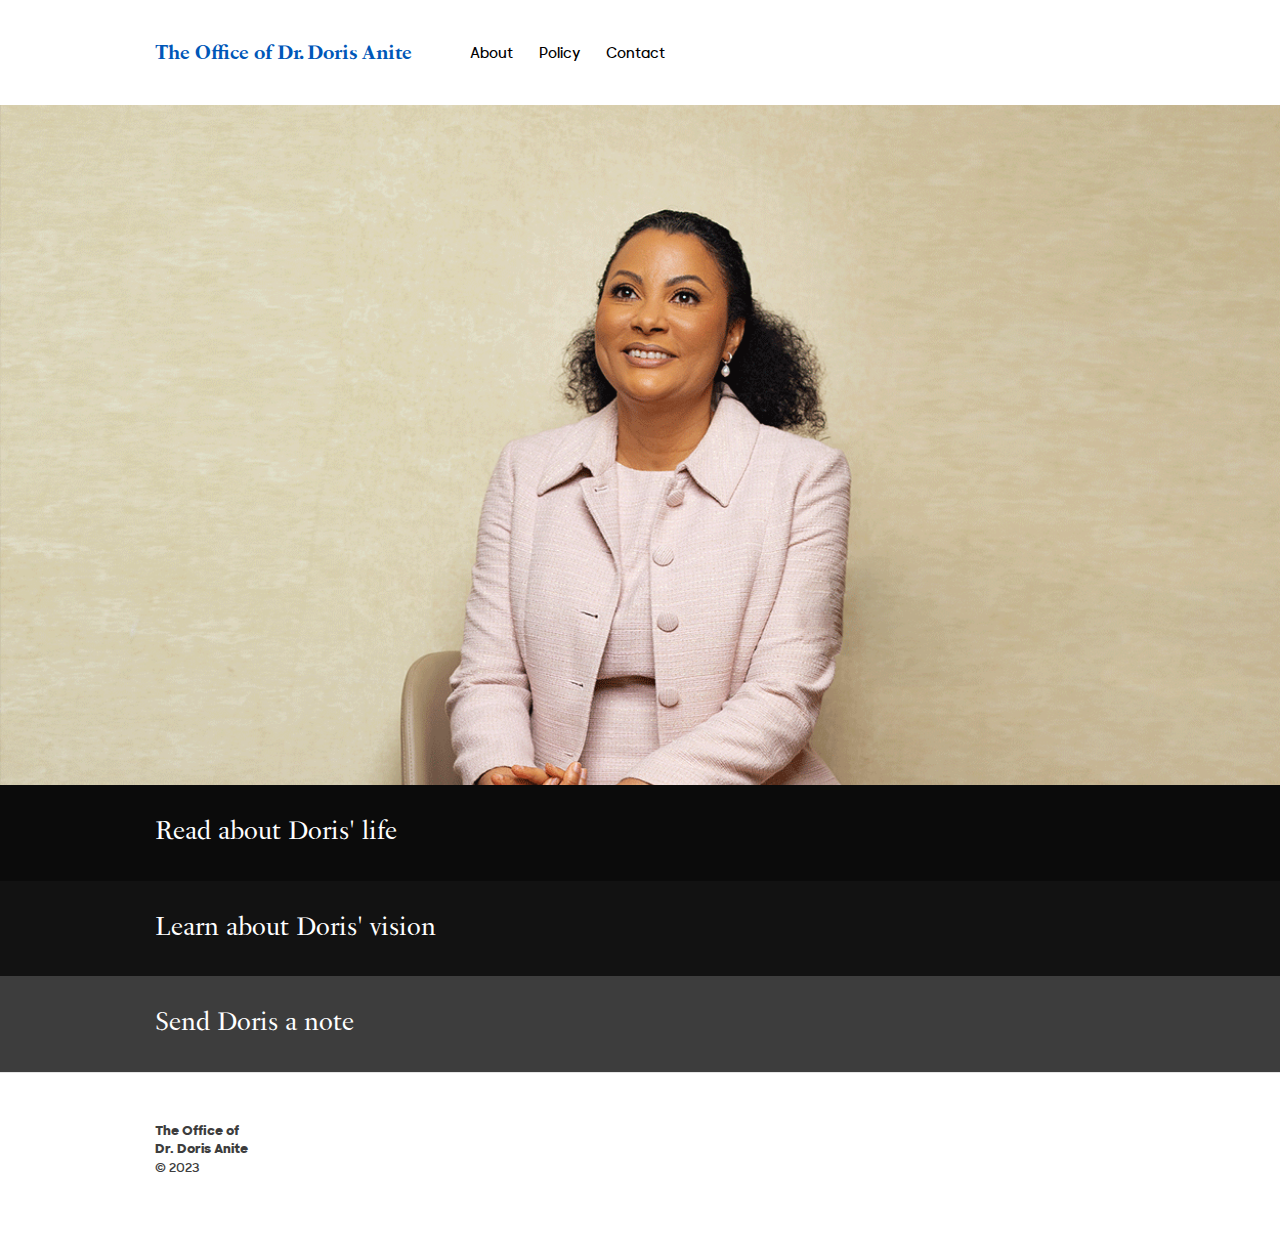
<file: index.html>
<!DOCTYPE html>
<html>

<head>
	<meta charset="utf-8">
	<meta http-equiv="X-UA-Compatible" content="IE=edge">
	<meta name='robots' content='index, follow, max-image-preview:large, max-snippet:-1, max-video-preview:-1' />

	<title>The Office of Dr. Doris Anite</title>
	<meta property="og:locale" content="en_US" />
	<meta property="og:type" content="website" />
	<meta property="og:title" content="The Office of Dr. Doris Anite" />
	<meta property="og:url" content="https://www.dorisanite.com/" />
	<meta property="og:site_name" content="The Office of Dr. Doris Anite" />
	<meta name="twitter:card" content="summary_large_image" />
	<script type="application/ld+json"
		class="yoast-schema-graph">{"@context":"https://schema.org","@graph":[{"@type":"WebSite","@id":"https://www.dorisanite.com/#website","url":"https://www.dorisanite.com/","name":"The Office of Dr. Doris Anite","description":"","potentialAction":[{"@type":"SearchAction","target":{"@type":"EntryPoint","urlTemplate":"?s={search_term_string}"},"query-input":"required name=search_term_string"}],"inLanguage":"en-US"},{"@type":"ImageObject","inLanguage":"en-US","@id":"#primaryimage","url":"","contentUrl":""},{"@type":"WebPage","@id":"#webpage","url":"","name":"The Office of Dr. Doris Anite","isPartOf":{"@id":"#website"},"primaryImageOfPage":{"@id":"#primaryimage"},"datePublished":"2016-06-16T14:10:27+00:00","dateModified":"2017-09-11T17:11:17+00:00","breadcrumb":{"@id":"#breadcrumb"},"inLanguage":"en-US","potentialAction":[{"@type":"ReadAction","target":[""]}]},{"@type":"BreadcrumbList","@id":"#breadcrumb","itemListElement":[{"@type":"ListItem","position":1,"name":"Home"}]}]}</script>


	<script type="text/javascript">
		window._wpemojiSettings = { "baseUrl": "https:\/\/s.w.org\/images\/core\/emoji\/14.0.0\/72x72\/", "ext": ".png", "svgUrl": "https:\/\/s.w.org\/images\/core\/emoji\/14.0.0\/svg\/", "svgExt": ".svg", "source": { "concatemoji": "js\/wp-emoji-release.min.js?ver=6.3" } };
		/*! This file is auto-generated */
		!function (i, n) { var o, s, e; function c(e) { try { var t = { supportTests: e, timestamp: (new Date).valueOf() }; sessionStorage.setItem(o, JSON.stringify(t)) } catch (e) { } } function p(e, t, n) { e.clearRect(0, 0, e.canvas.width, e.canvas.height), e.fillText(t, 0, 0); var t = new Uint32Array(e.getImageData(0, 0, e.canvas.width, e.canvas.height).data), r = (e.clearRect(0, 0, e.canvas.width, e.canvas.height), e.fillText(n, 0, 0), new Uint32Array(e.getImageData(0, 0, e.canvas.width, e.canvas.height).data)); return t.every(function (e, t) { return e === r[t] }) } function u(e, t, n) { switch (t) { case "flag": return n(e, "\ud83c\udff3\ufe0f\u200d\u26a7\ufe0f", "\ud83c\udff3\ufe0f\u200b\u26a7\ufe0f") ? !1 : !n(e, "\ud83c\uddfa\ud83c\uddf3", "\ud83c\uddfa\u200b\ud83c\uddf3") && !n(e, "\ud83c\udff4\udb40\udc67\udb40\udc62\udb40\udc65\udb40\udc6e\udb40\udc67\udb40\udc7f", "\ud83c\udff4\u200b\udb40\udc67\u200b\udb40\udc62\u200b\udb40\udc65\u200b\udb40\udc6e\u200b\udb40\udc67\u200b\udb40\udc7f"); case "emoji": return !n(e, "\ud83e\udef1\ud83c\udffb\u200d\ud83e\udef2\ud83c\udfff", "\ud83e\udef1\ud83c\udffb\u200b\ud83e\udef2\ud83c\udfff") }return !1 } function f(e, t, n) { var r = "undefined" != typeof WorkerGlobalScope && self instanceof WorkerGlobalScope ? new OffscreenCanvas(300, 150) : i.createElement("canvas"), a = r.getContext("2d", { willReadFrequently: !0 }), o = (a.textBaseline = "top", a.font = "600 32px Arial", {}); return e.forEach(function (e) { o[e] = t(a, e, n) }), o } function t(e) { var t = i.createElement("script"); t.src = e, t.defer = !0, i.head.appendChild(t) } "undefined" != typeof Promise && (o = "wpEmojiSettingsSupports", s = ["flag", "emoji"], n.supports = { everything: !0, everythingExceptFlag: !0 }, e = new Promise(function (e) { i.addEventListener("DOMContentLoaded", e, { once: !0 }) }), new Promise(function (t) { var n = function () { try { var e = JSON.parse(sessionStorage.getItem(o)); if ("object" == typeof e && "number" == typeof e.timestamp && (new Date).valueOf() < e.timestamp + 604800 && "object" == typeof e.supportTests) return e.supportTests } catch (e) { } return null }(); if (!n) { if ("undefined" != typeof Worker && "undefined" != typeof OffscreenCanvas && "undefined" != typeof URL && URL.createObjectURL && "undefined" != typeof Blob) try { var e = "postMessage(" + f.toString() + "(" + [JSON.stringify(s), u.toString(), p.toString()].join(",") + "));", r = new Blob([e], { type: "text/javascript" }), a = new Worker(URL.createObjectURL(r), { name: "wpTestEmojiSupports" }); return void (a.onmessage = function (e) { c(n = e.data), a.terminate(), t(n) }) } catch (e) { } c(n = f(s, u, p)) } t(n) }).then(function (e) { for (var t in e) n.supports[t] = e[t], n.supports.everything = n.supports.everything && n.supports[t], "flag" !== t && (n.supports.everythingExceptFlag = n.supports.everythingExceptFlag && n.supports[t]); n.supports.everythingExceptFlag = n.supports.everythingExceptFlag && !n.supports.flag, n.DOMReady = !1, n.readyCallback = function () { n.DOMReady = !0 } }).then(function () { return e }).then(function () { var e; n.supports.everything || (n.readyCallback(), (e = n.source || {}).concatemoji ? t(e.concatemoji) : e.wpemoji && e.twemoji && (t(e.twemoji), t(e.wpemoji))) })) }((window, document), window._wpemojiSettings);
	</script>
	<style type="text/css">
		img.wp-smiley,
		img.emoji {
			display: inline !important;
			border: none !important;
			box-shadow: none !important;
			height: 1em !important;
			width: 1em !important;
			margin: 0 0.07em !important;
			vertical-align: -0.1em !important;
			background: none !important;
			padding: 0 !important;
		}
	</style>
	<!-- <link rel="stylesheet" id="wp-block-library-css" href="css/style.min.css" media="all"> -->
	<style id='classic-theme-styles-inline-css' type='text/css'>
		/*! This file is auto-generated */
		.wp-block-button__link {
			color: #fff;
			background-color: #32373c;
			border-radius: 9999px;
			box-shadow: none;
			text-decoration: none;
			padding: calc(.667em + 2px) calc(1.333em + 2px);
			font-size: 1.125em
		}

		.wp-block-file__button {
			background: #32373c;
			color: #fff;
			text-decoration: none
		}
	</style>
	<style id='global-styles-inline-css' type='text/css'>
		body {
			--wp--preset--color--black: #000000;
			--wp--preset--color--cyan-bluish-gray: #abb8c3;
			--wp--preset--color--white: #ffffff;
			--wp--preset--color--pale-pink: #f78da7;
			--wp--preset--color--vivid-red: #cf2e2e;
			--wp--preset--color--luminous-vivid-orange: #ff6900;
			--wp--preset--color--luminous-vivid-amber: #fcb900;
			--wp--preset--color--light-green-cyan: #7bdcb5;
			--wp--preset--color--vivid-green-cyan: #00d084;
			--wp--preset--color--pale-cyan-blue: #8ed1fc;
			--wp--preset--color--vivid-cyan-blue: #0693e3;
			--wp--preset--color--vivid-purple: #9b51e0;
			--wp--preset--gradient--vivid-cyan-blue-to-vivid-purple: linear-gradient(135deg, rgba(6, 147, 227, 1) 0%, rgb(155, 81, 224) 100%);
			--wp--preset--gradient--light-green-cyan-to-vivid-green-cyan: linear-gradient(135deg, rgb(122, 220, 180) 0%, rgb(0, 208, 130) 100%);
			--wp--preset--gradient--luminous-vivid-amber-to-luminous-vivid-orange: linear-gradient(135deg, rgba(252, 185, 0, 1) 0%, rgba(255, 105, 0, 1) 100%);
			--wp--preset--gradient--luminous-vivid-orange-to-vivid-red: linear-gradient(135deg, rgba(255, 105, 0, 1) 0%, rgb(207, 46, 46) 100%);
			--wp--preset--gradient--very-light-gray-to-cyan-bluish-gray: linear-gradient(135deg, rgb(238, 238, 238) 0%, rgb(169, 184, 195) 100%);
			--wp--preset--gradient--cool-to-warm-spectrum: linear-gradient(135deg, rgb(74, 234, 220) 0%, rgb(151, 120, 209) 20%, rgb(207, 42, 186) 40%, rgb(238, 44, 130) 60%, rgb(251, 105, 98) 80%, rgb(254, 248, 76) 100%);
			--wp--preset--gradient--blush-light-purple: linear-gradient(135deg, rgb(255, 206, 236) 0%, rgb(152, 150, 240) 100%);
			--wp--preset--gradient--blush-bordeaux: linear-gradient(135deg, rgb(254, 205, 165) 0%, rgb(254, 45, 45) 50%, rgb(107, 0, 62) 100%);
			--wp--preset--gradient--luminous-dusk: linear-gradient(135deg, rgb(255, 203, 112) 0%, rgb(199, 81, 192) 50%, rgb(65, 88, 208) 100%);
			--wp--preset--gradient--pale-ocean: linear-gradient(135deg, rgb(255, 245, 203) 0%, rgb(182, 227, 212) 50%, rgb(51, 167, 181) 100%);
			--wp--preset--gradient--electric-grass: linear-gradient(135deg, rgb(202, 248, 128) 0%, rgb(113, 206, 126) 100%);
			--wp--preset--gradient--midnight: linear-gradient(135deg, rgb(2, 3, 129) 0%, rgb(40, 116, 252) 100%);
			--wp--preset--font-size--small: 13px;
			--wp--preset--font-size--medium: 20px;
			--wp--preset--font-size--large: 36px;
			--wp--preset--font-size--x-large: 42px;
			--wp--preset--spacing--20: 0.44rem;
			--wp--preset--spacing--30: 0.67rem;
			--wp--preset--spacing--40: 1rem;
			--wp--preset--spacing--50: 1.5rem;
			--wp--preset--spacing--60: 2.25rem;
			--wp--preset--spacing--70: 3.38rem;
			--wp--preset--spacing--80: 5.06rem;
			--wp--preset--shadow--natural: 6px 6px 9px rgba(0, 0, 0, 0.2);
			--wp--preset--shadow--deep: 12px 12px 50px rgba(0, 0, 0, 0.4);
			--wp--preset--shadow--sharp: 6px 6px 0px rgba(0, 0, 0, 0.2);
			--wp--preset--shadow--outlined: 6px 6px 0px -3px rgba(255, 255, 255, 1), 6px 6px rgba(0, 0, 0, 1);
			--wp--preset--shadow--crisp: 6px 6px 0px rgba(0, 0, 0, 1);
		}

		:where(.is-layout-flex) {
			gap: 0.5em;
		}

		:where(.is-layout-grid) {
			gap: 0.5em;
		}

		body .is-layout-flow>.alignleft {
			float: left;
			margin-inline-start: 0;
			margin-inline-end: 2em;
		}

		body .is-layout-flow>.alignright {
			float: right;
			margin-inline-start: 2em;
			margin-inline-end: 0;
		}

		body .is-layout-flow>.aligncenter {
			margin-left: auto !important;
			margin-right: auto !important;
		}

		body .is-layout-constrained>.alignleft {
			float: left;
			margin-inline-start: 0;
			margin-inline-end: 2em;
		}

		body .is-layout-constrained>.alignright {
			float: right;
			margin-inline-start: 2em;
			margin-inline-end: 0;
		}

		body .is-layout-constrained>.aligncenter {
			margin-left: auto !important;
			margin-right: auto !important;
		}

		body .is-layout-constrained> :where(:not(.alignleft):not(.alignright):not(.alignfull)) {
			max-width: var(--wp--style--global--content-size);
			margin-left: auto !important;
			margin-right: auto !important;
		}

		body .is-layout-constrained>.alignwide {
			max-width: var(--wp--style--global--wide-size);
		}

		body .is-layout-flex {
			display: flex;
		}

		body .is-layout-flex {
			flex-wrap: wrap;
			align-items: center;
		}

		body .is-layout-flex>* {
			margin: 0;
		}

		body .is-layout-grid {
			display: grid;
		}

		body .is-layout-grid>* {
			margin: 0;
		}

		:where(.wp-block-columns.is-layout-flex) {
			gap: 2em;
		}

		:where(.wp-block-columns.is-layout-grid) {
			gap: 2em;
		}

		:where(.wp-block-post-template.is-layout-flex) {
			gap: 1.25em;
		}

		:where(.wp-block-post-template.is-layout-grid) {
			gap: 1.25em;
		}

		.has-black-color {
			color: var(--wp--preset--color--black) !important;
		}

		.has-cyan-bluish-gray-color {
			color: var(--wp--preset--color--cyan-bluish-gray) !important;
		}

		.has-white-color {
			color: var(--wp--preset--color--white) !important;
		}

		.has-pale-pink-color {
			color: var(--wp--preset--color--pale-pink) !important;
		}

		.has-vivid-red-color {
			color: var(--wp--preset--color--vivid-red) !important;
		}

		.has-luminous-vivid-orange-color {
			color: var(--wp--preset--color--luminous-vivid-orange) !important;
		}

		.has-luminous-vivid-amber-color {
			color: var(--wp--preset--color--luminous-vivid-amber) !important;
		}

		.has-light-green-cyan-color {
			color: var(--wp--preset--color--light-green-cyan) !important;
		}

		.has-vivid-green-cyan-color {
			color: var(--wp--preset--color--vivid-green-cyan) !important;
		}

		.has-pale-cyan-blue-color {
			color: var(--wp--preset--color--pale-cyan-blue) !important;
		}

		.has-vivid-cyan-blue-color {
			color: var(--wp--preset--color--vivid-cyan-blue) !important;
		}

		.has-vivid-purple-color {
			color: var(--wp--preset--color--vivid-purple) !important;
		}

		.has-black-background-color {
			background-color: var(--wp--preset--color--black) !important;
		}

		.has-cyan-bluish-gray-background-color {
			background-color: var(--wp--preset--color--cyan-bluish-gray) !important;
		}

		.has-white-background-color {
			background-color: var(--wp--preset--color--white) !important;
		}

		.has-pale-pink-background-color {
			background-color: var(--wp--preset--color--pale-pink) !important;
		}

		.has-vivid-red-background-color {
			background-color: var(--wp--preset--color--vivid-red) !important;
		}

		.has-luminous-vivid-orange-background-color {
			background-color: var(--wp--preset--color--luminous-vivid-orange) !important;
		}

		.has-luminous-vivid-amber-background-color {
			background-color: var(--wp--preset--color--luminous-vivid-amber) !important;
		}

		.has-light-green-cyan-background-color {
			background-color: var(--wp--preset--color--light-green-cyan) !important;
		}

		.has-vivid-green-cyan-background-color {
			background-color: var(--wp--preset--color--vivid-green-cyan) !important;
		}

		.has-pale-cyan-blue-background-color {
			background-color: var(--wp--preset--color--pale-cyan-blue) !important;
		}

		.has-vivid-cyan-blue-background-color {
			background-color: var(--wp--preset--color--vivid-cyan-blue) !important;
		}

		.has-vivid-purple-background-color {
			background-color: var(--wp--preset--color--vivid-purple) !important;
		}

		.has-black-border-color {
			border-color: var(--wp--preset--color--black) !important;
		}

		.has-cyan-bluish-gray-border-color {
			border-color: var(--wp--preset--color--cyan-bluish-gray) !important;
		}

		.has-white-border-color {
			border-color: var(--wp--preset--color--white) !important;
		}

		.has-pale-pink-border-color {
			border-color: var(--wp--preset--color--pale-pink) !important;
		}

		.has-vivid-red-border-color {
			border-color: var(--wp--preset--color--vivid-red) !important;
		}

		.has-luminous-vivid-orange-border-color {
			border-color: var(--wp--preset--color--luminous-vivid-orange) !important;
		}

		.has-luminous-vivid-amber-border-color {
			border-color: var(--wp--preset--color--luminous-vivid-amber) !important;
		}

		.has-light-green-cyan-border-color {
			border-color: var(--wp--preset--color--light-green-cyan) !important;
		}

		.has-vivid-green-cyan-border-color {
			border-color: var(--wp--preset--color--vivid-green-cyan) !important;
		}

		.has-pale-cyan-blue-border-color {
			border-color: var(--wp--preset--color--pale-cyan-blue) !important;
		}

		.has-vivid-cyan-blue-border-color {
			border-color: var(--wp--preset--color--vivid-cyan-blue) !important;
		}

		.has-vivid-purple-border-color {
			border-color: var(--wp--preset--color--vivid-purple) !important;
		}

		.has-vivid-cyan-blue-to-vivid-purple-gradient-background {
			background: var(--wp--preset--gradient--vivid-cyan-blue-to-vivid-purple) !important;
		}

		.has-light-green-cyan-to-vivid-green-cyan-gradient-background {
			background: var(--wp--preset--gradient--light-green-cyan-to-vivid-green-cyan) !important;
		}

		.has-luminous-vivid-amber-to-luminous-vivid-orange-gradient-background {
			background: var(--wp--preset--gradient--luminous-vivid-amber-to-luminous-vivid-orange) !important;
		}

		.has-luminous-vivid-orange-to-vivid-red-gradient-background {
			background: var(--wp--preset--gradient--luminous-vivid-orange-to-vivid-red) !important;
		}

		.has-very-light-gray-to-cyan-bluish-gray-gradient-background {
			background: var(--wp--preset--gradient--very-light-gray-to-cyan-bluish-gray) !important;
		}

		.has-cool-to-warm-spectrum-gradient-background {
			background: var(--wp--preset--gradient--cool-to-warm-spectrum) !important;
		}

		.has-blush-light-purple-gradient-background {
			background: var(--wp--preset--gradient--blush-light-purple) !important;
		}

		.has-blush-bordeaux-gradient-background {
			background: var(--wp--preset--gradient--blush-bordeaux) !important;
		}

		.has-luminous-dusk-gradient-background {
			background: var(--wp--preset--gradient--luminous-dusk) !important;
		}

		.has-pale-ocean-gradient-background {
			background: var(--wp--preset--gradient--pale-ocean) !important;
		}

		.has-electric-grass-gradient-background {
			background: var(--wp--preset--gradient--electric-grass) !important;
		}

		.has-midnight-gradient-background {
			background: var(--wp--preset--gradient--midnight) !important;
		}

		.has-small-font-size {
			font-size: var(--wp--preset--font-size--small) !important;
		}

		.has-medium-font-size {
			font-size: var(--wp--preset--font-size--medium) !important;
		}

		.has-large-font-size {
			font-size: var(--wp--preset--font-size--large) !important;
		}

		.has-x-large-font-size {
			font-size: var(--wp--preset--font-size--x-large) !important;
		}

		.wp-block-navigation a:where(:not(.wp-element-button)) {
			color: inherit;
		}

		:where(.wp-block-post-template.is-layout-flex) {
			gap: 1.25em;
		}

		:where(.wp-block-post-template.is-layout-grid) {
			gap: 1.25em;
		}

		:where(.wp-block-columns.is-layout-flex) {
			gap: 2em;
		}

		:where(.wp-block-columns.is-layout-grid) {
			gap: 2em;
		}

		.wp-block-pullquote {
			font-size: 1.5em;
			line-height: 1.6;
		}
	</style>
	<link rel="stylesheet" id="theme_css-css" href="css/styles.min.css" media="all">
	<script type='text/javascript' src='js/jquery.min.js' id='jquery-core-js'></script>
	<script type='text/javascript' src='js/jquery-migrate.min.js' id='jquery-migrate-js'></script>
	
	<meta name="msapplication-TileColor" content="#ffffff">
	<meta name="msapplication-TileImage" content="/ms-icon-144x144.png">
	<meta name="theme-color" content="#ffffff">
	<script>document.documentElement.className = 'js';</script>
	<meta name="viewport" content="width=device-width, initial-scale=1">

</head>

<body class="home page-template-default page page-id-41">


	<div class="searchOverlay">
		<button id="btn-search-close" class="btn--search-close" aria-label="Close search form">
			<svg version="1.1" xmlns="http://www.w3.org/2000/svg" xmlns:xlink="http://www.w3.org/1999/xlink" x="0px"
				y="0px" viewBox="0 0 1000 1000" enable-background="new 0 0 1000 1000" xml:space="preserve">
				<g>
					<path class="color"
						d="M585.8,500l385.9-385.9c24.5-24.5,24.5-61.3,0-85.8c-24.5-24.5-61.3-24.5-85.8,0L500,414.3L114.1,28.4c-24.5-24.5-61.2-24.5-85.8,0c-24.5,24.5-24.5,61.3,0,85.8L411.2,500L28.4,885.9c-24.5,24.5-24.5,61.3,0,85.8c9.2,12.3,27.6,18.4,42.9,18.4c15.3,0,30.6-6.1,42.9-18.4L500,585.8l385.9,385.9c12.3,12.3,27.6,18.4,42.9,18.4s30.6-6.1,42.9-18.4c24.5-24.5,24.5-61.3,0-85.8L585.8,500z" />
				</g>
			</svg>
		</button>
		<form method="get" class="search__form" action="">
			<input class="search__input" name="s" type="search" placeholder="search" autocomplete="off"
				autocorrect="off" autocapitalize="off" spellcheck="false" />
			<span class="search__info">Press enter to search</span>
		</form>
	</div><!-- /search -->

	<div class="menuOverlay">
		<button id="btn-menu-close" class="btn--menu-close" aria-label="Close menu">
			<svg version="1.1" xmlns="http://www.w3.org/2000/svg" xmlns:xlink="http://www.w3.org/1999/xlink" x="0px"
				y="0px" viewBox="0 0 1000 1000" enable-background="new 0 0 1000 1000" xml:space="preserve">
				<g>
					<path class="color"
						d="M585.8,500l385.9-385.9c24.5-24.5,24.5-61.3,0-85.8c-24.5-24.5-61.3-24.5-85.8,0L500,414.3L114.1,28.4c-24.5-24.5-61.2-24.5-85.8,0c-24.5,24.5-24.5,61.3,0,85.8L411.2,500L28.4,885.9c-24.5,24.5-24.5,61.3,0,85.8c9.2,12.3,27.6,18.4,42.9,18.4c15.3,0,30.6-6.1,42.9-18.4L500,585.8l385.9,385.9c12.3,12.3,27.6,18.4,42.9,18.4s30.6-6.1,42.9-18.4c24.5-24.5,24.5-61.3,0-85.8L585.8,500z" />
				</g>
			</svg>
		</button>

		<div class="align-middle">
			<div class="menu-mobile-navigation-container">
				<ul id="menu-mobile-navigation" class="menu">
					<li id="menu-item-231"
						class="menu-item menu-item-type-post_type menu-item-object-page menu-item-home current-menu-item page_item page-item-41 current_page_item menu-item-231">
						<a href="index.html" aria-current="page">Home</a></li>
					<li id="menu-item-229"
						class="menu-item menu-item-type-post_type menu-item-object-page menu-item-229"><a
							href="about.html">About</a></li>
					<!-- <li id="menu-item-764"
						class="menu-item menu-item-type-post_type menu-item-object-page menu-item-764"><a
							href="latest.html">Latest</a></li> -->
					<li id="menu-item-232"
						class="menu-item menu-item-type-post_type menu-item-object-page menu-item-232"><a
							href="issues.html">Policy</a></li>
					<li id="menu-item-763"
						class="menu-item menu-item-type-post_type menu-item-object-page menu-item-763"><a
							href="contact.html">Contact</a></li>
				</ul>
			</div>
		</div>
	</div><!-- /mobile -->


	<div class="top">

		<header class="alert">
			<div class="container-navigation">
				<div class="row">
					<div class="col-xs-12 logo">
						<a href="index.html" class="logo-text">
							The Office of Dr. Doris Anite
						</a>
						<button class="hamburger" type="button" id="btn-menu">
							<span class="hamburger-box">
								<span class="hamburger-inner"></span>
							</span>
							<div>Menu</div>
						</button>
						<nav class="primary">
							<ul id="primary-navigation" class="menu">
								<li id="menu-item-199"
									class="menu-item menu-item-type-post_type menu-item-object-page menu-item-199"><a
										href="about.html">About</a></li>
								<!-- <li id="menu-item-756"
									class="menu-item menu-item-type-post_type menu-item-object-page menu-item-756"><a
										href="latest.html">Latest</a></li> -->
								<li id="menu-item-749"
									class="menu-item menu-item-type-post_type menu-item-object-page menu-item-749"><a
										href="issues.html">Policy</a></li>
								<li id="menu-item-743"
									class="menu-item menu-item-type-post_type menu-item-object-page menu-item-743"><a
										href="contact.html">Contact</a></li>
							</ul>
						</nav>
					</div>
				</div>
			</div>
		</header>
	</div>

	<div id="container-wrap">


		<main>

			<div class="topper tall home"
				style="background: url(images/doris-anite.png) no-repeat center center">
				<div class="overlay"></div>
				<div class="container">
					<div class="row">
						<div class="col-xs-12">
							<h1 style="color: #000000;">Welcome to the Office of<br />Dr. Doris Anite</h1>
						</div>
					</div>
				</div>
			</div>


			<ul class="home-nav">
				<li>
					<a href="about.html">
						<div class="container">
							Read about Doris' life </div>
					</a>
				</li>
				<!-- <li>
					<a href="about.html">
						<div class="container">
							See Doris' current projects </div>
					</a>
				</li> -->
				<li>
					<a href="issues.html">
						<div class="container">
							Learn about Doris' vision</div>
					</a>
				</li>
				<li>
					<a href="contact.html">
						<div class="container">
							Send Doris a note </div>
					</a>
				</li>
			</ul>
		</main>
		<!--
				-->
		<footer>
			<div class="container">
				<div class="row">
					<div class="col-xs-12">
						<div class="footer-left">
							<p>The Office of<br />Dr. Doris Anite</p>
							<p>&copy; 2023</p>
						</div>
						<div class="footer-right">
						</div>
					</div>
				</div>
			</div>
		</footer>

	</div> <!-- #container-wrap -->
	<script type='text/javascript' src='js/TweenMax.min.js' id='tween-js'></script>
	<script type='text/javascript' src='js/ScrollMagic.min.js' id='scroll-js'></script>
	<script type='text/javascript' src='js/animation.gsap.min.js' id='gsap-js'></script>
	<script type='text/javascript' src='js/debug.addIndicators.min.js' id='debug-js'></script>
	<script type='text/javascript' src='js/scripts.min.js' id='theme_js-js'></script>
	<script>
		function getURLParameter(name) {
			return decodeURI(
				(RegExp(name + '=' + '(.+?)(&|$)').exec(location.search) || [, null])[1]
			);
		}

		function createCookie(name, value, days) {
			if (days) {
				var date = new Date();
				date.setTime(date.getTime() + (days * 24 * 60 * 60 * 1000));
				var expires = "; expires=" + date.toGMTString();
			}
			else var expires = "";
			document.cookie = name + "=" + value + expires + "; path=/";
		}

		function readCookie(name) {
			var nameEQ = name + "=";
			var ca = document.cookie.split(';');
			for (var i = 0; i < ca.length; i++) {
				var c = ca[i];
				while (c.charAt(0) == ' ') c = c.substring(1, c.length);
				if (c.indexOf(nameEQ) == 0) return c.substring(nameEQ.length, c.length);
			}
			return null;
		}

		function eraseCookie(name) {
			createCookie(name, "", -1);
		}
		jQuery(function ($) {
			$('header .contribute-link a').each(function (i, val) {
				var url = $(this).attr('href');
				var source = getURLParameter('source');
				if (source == 'null') {
					source = 'website';
				}
				if (readCookie('source') !== null) {
					source = readCookie('source');
				}
				url = url.replace('website', source);
				url = url.replace('=homepage', '=' + source);
				console.log(source);
				$(this).attr('href', url);
				if (source != 'website') {
					history.replaceState(null, null, "?source=" + source);
				}
			});
		});
	</script>
	<!-- AddThis Button -->
	<!-- <script>var addthis_config = { "data_track_adDr.essbar": false };</script>
	<script src="//s7.addthis.com/js/300/addthis_widget.js#pubid=ra-51c770552f90ce31"></script>
	<script>
		(function (i, s, o, g, r, a, m) {
			i['GoogleAnalyticsObject'] = r; i[r] = i[r] || function () {
				(i[r].q = i[r].q || []).push(arguments)
			}, i[r].l = 1 * new Date(); a = s.createElement(o),
				m = s.getElementsByTagName(o)[0]; a.async = 1; a.src = g; m.parentNode.insertBefore(a, m)
		})(window, document, 'script', '//www.google-analytics.com/analytics.js', 'ga');

		ga('create', 'UA-1161728-1', 'auto');
		ga('send', 'pageview');
	</script> -->
</body>

</html>
</file>
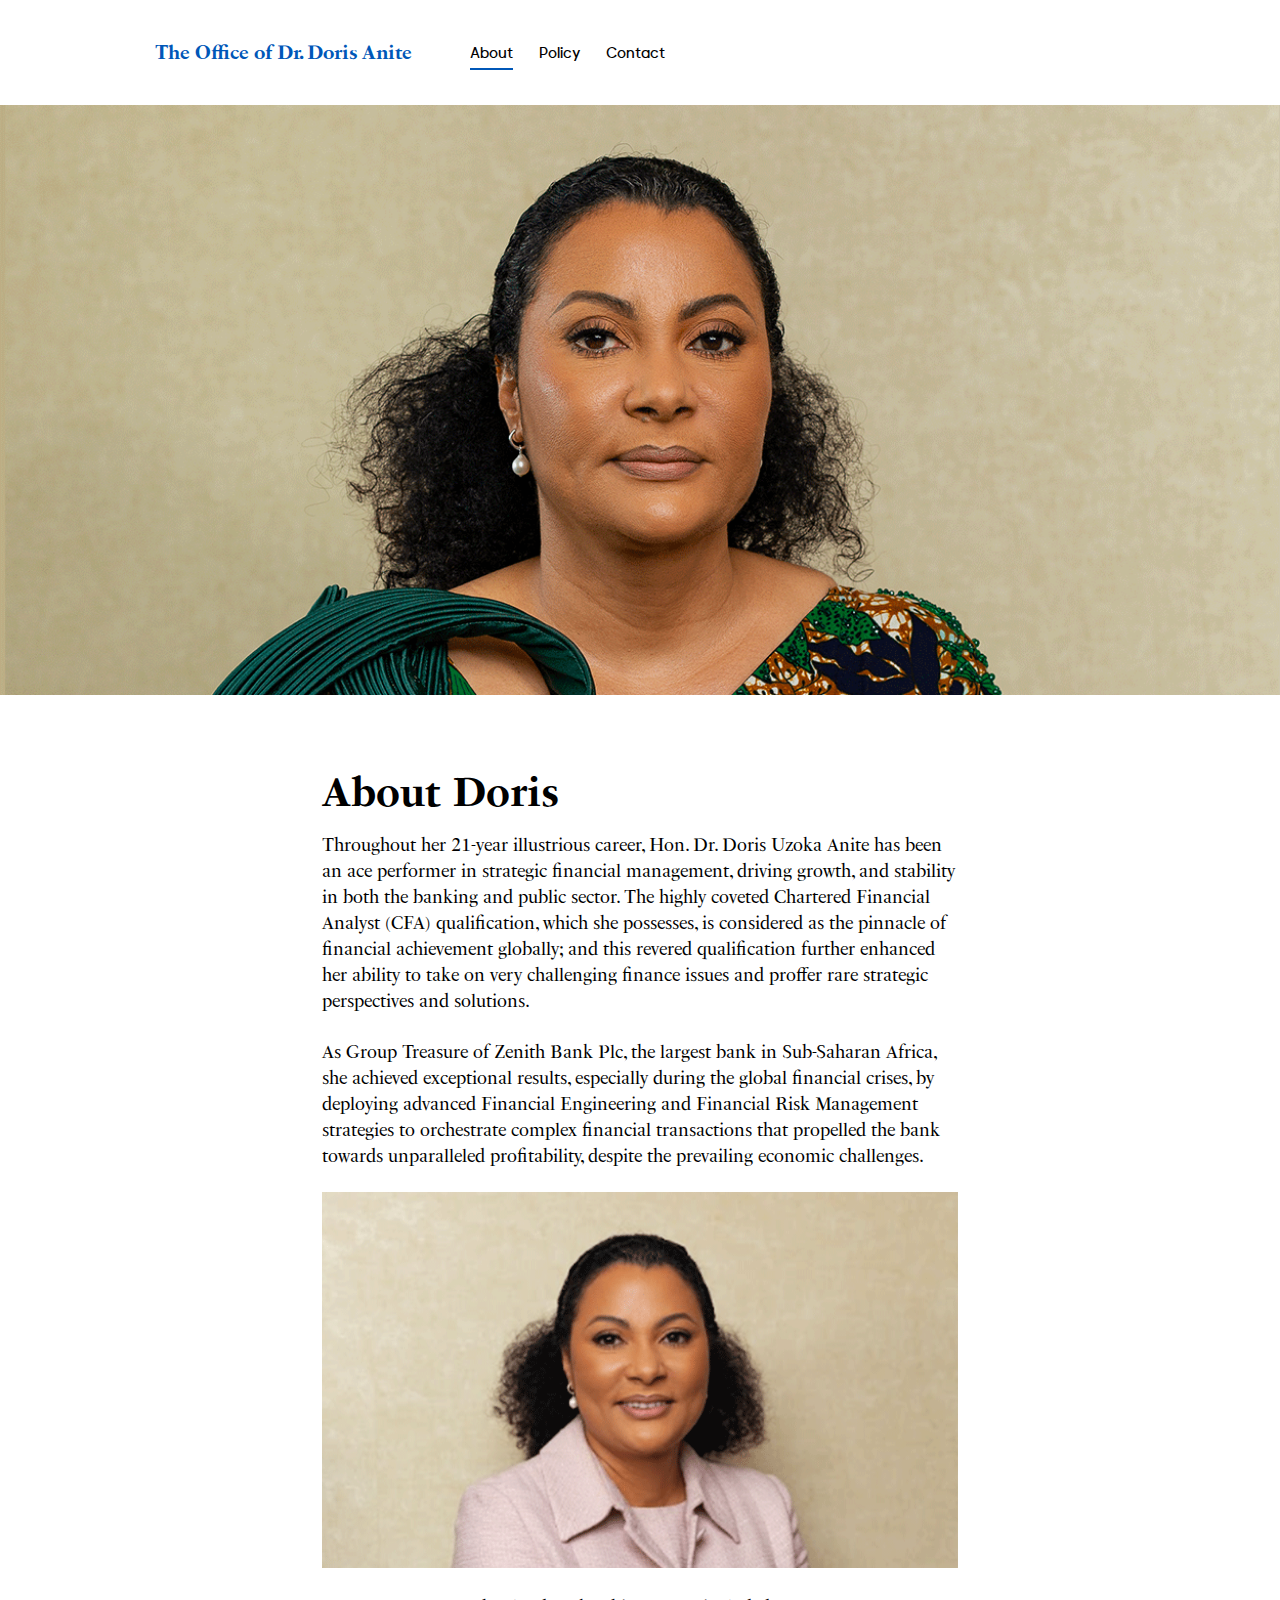
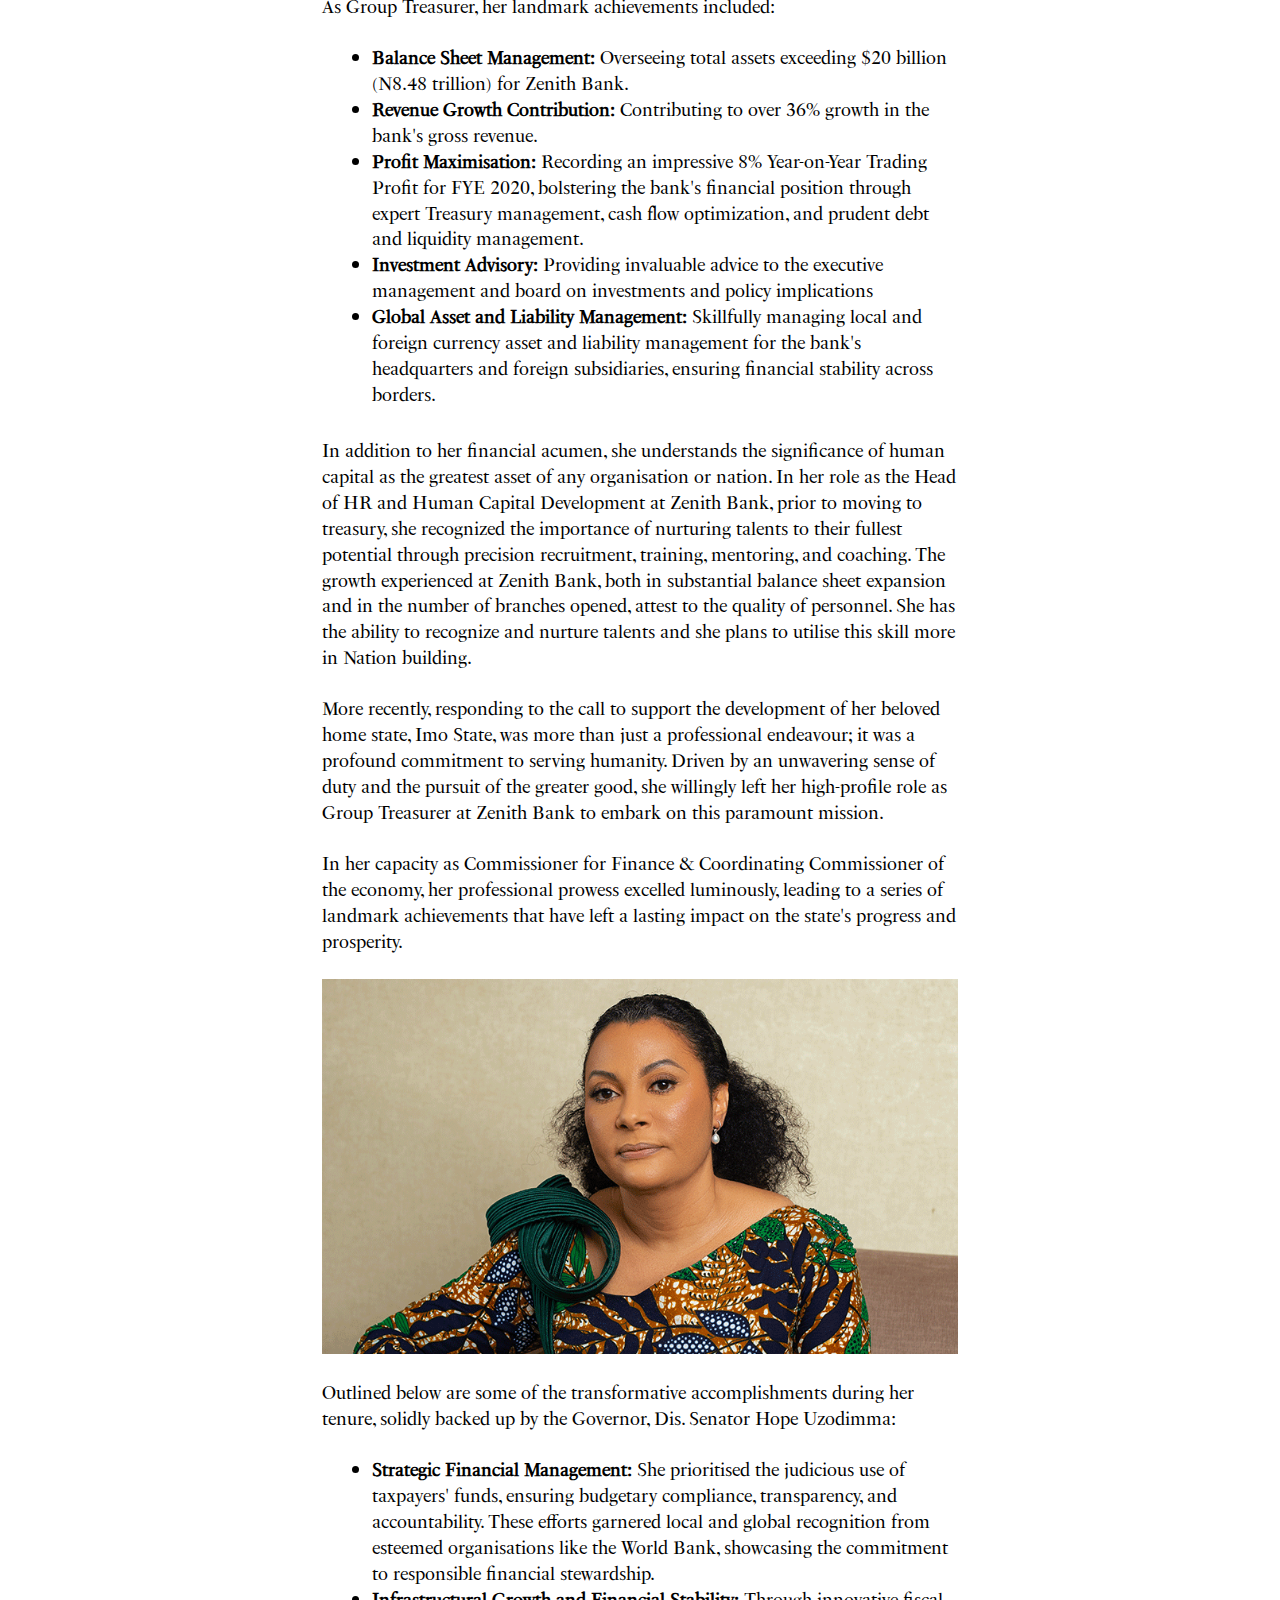
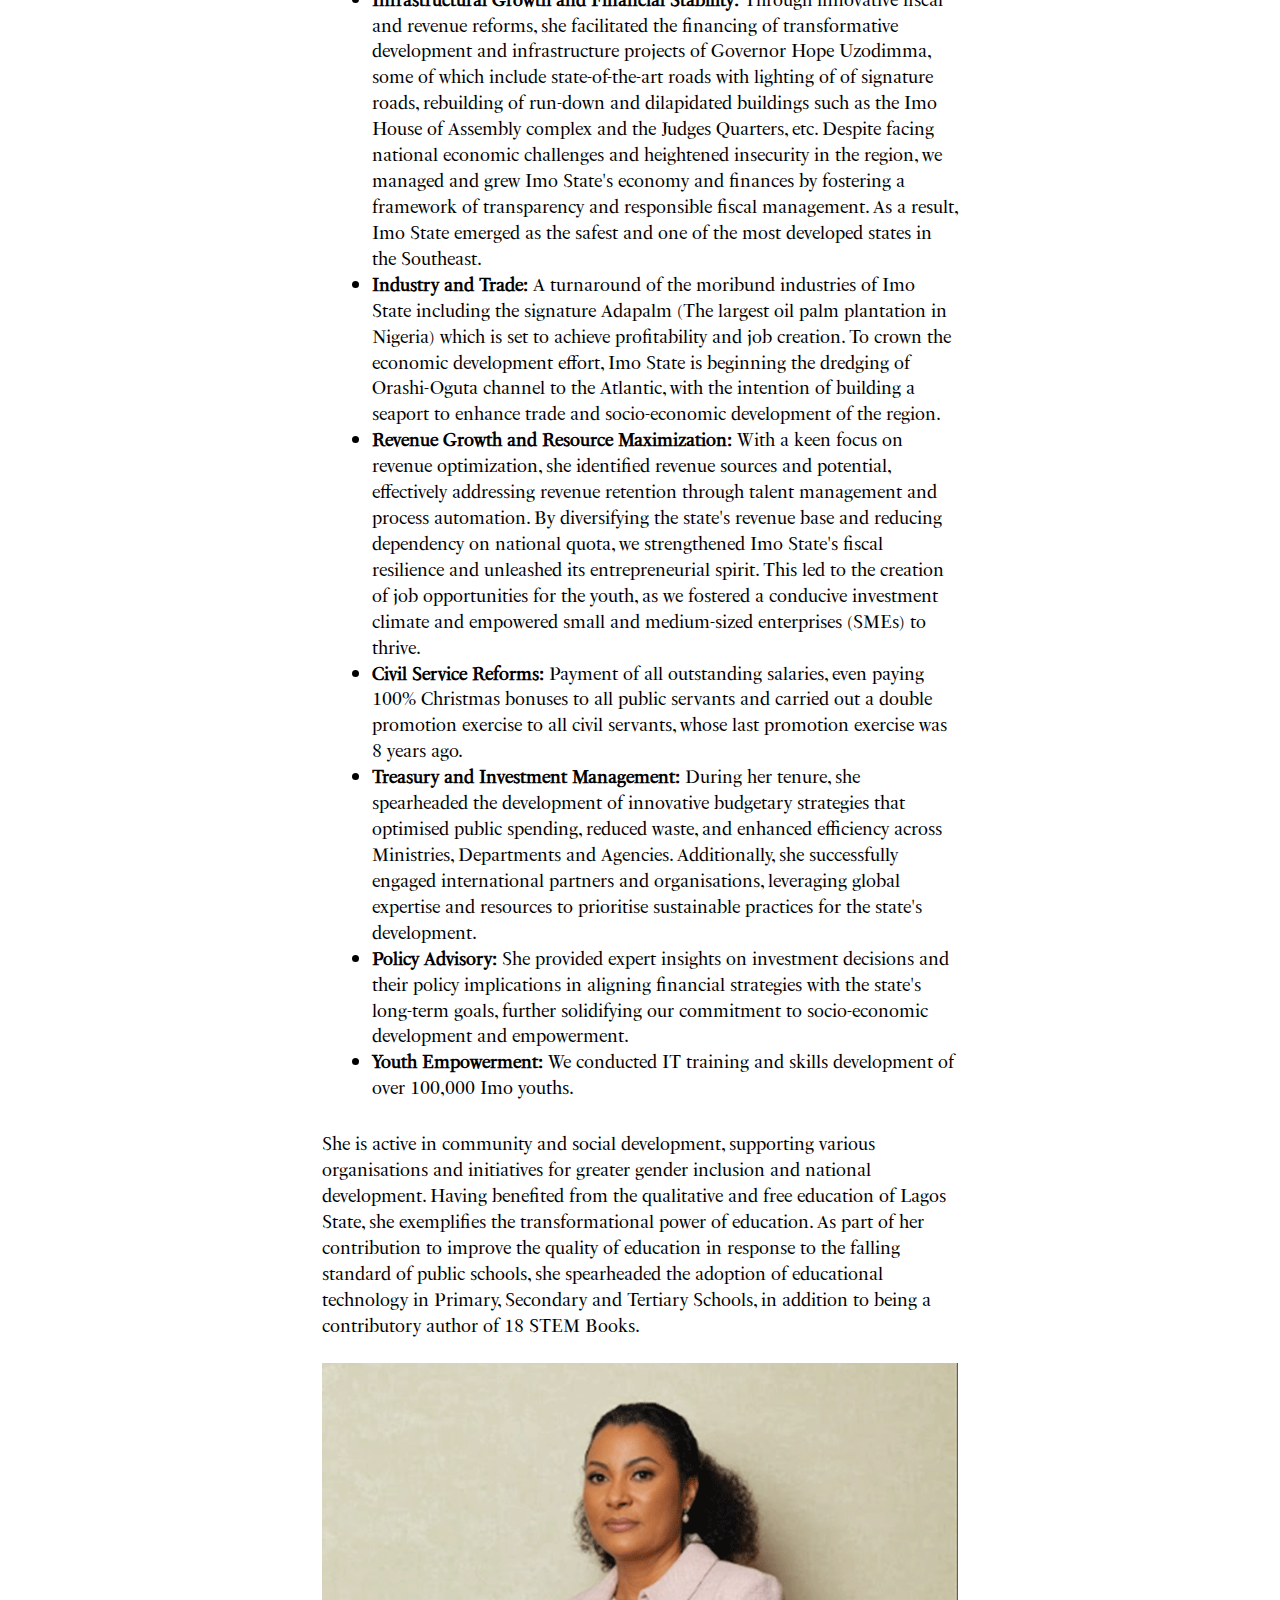
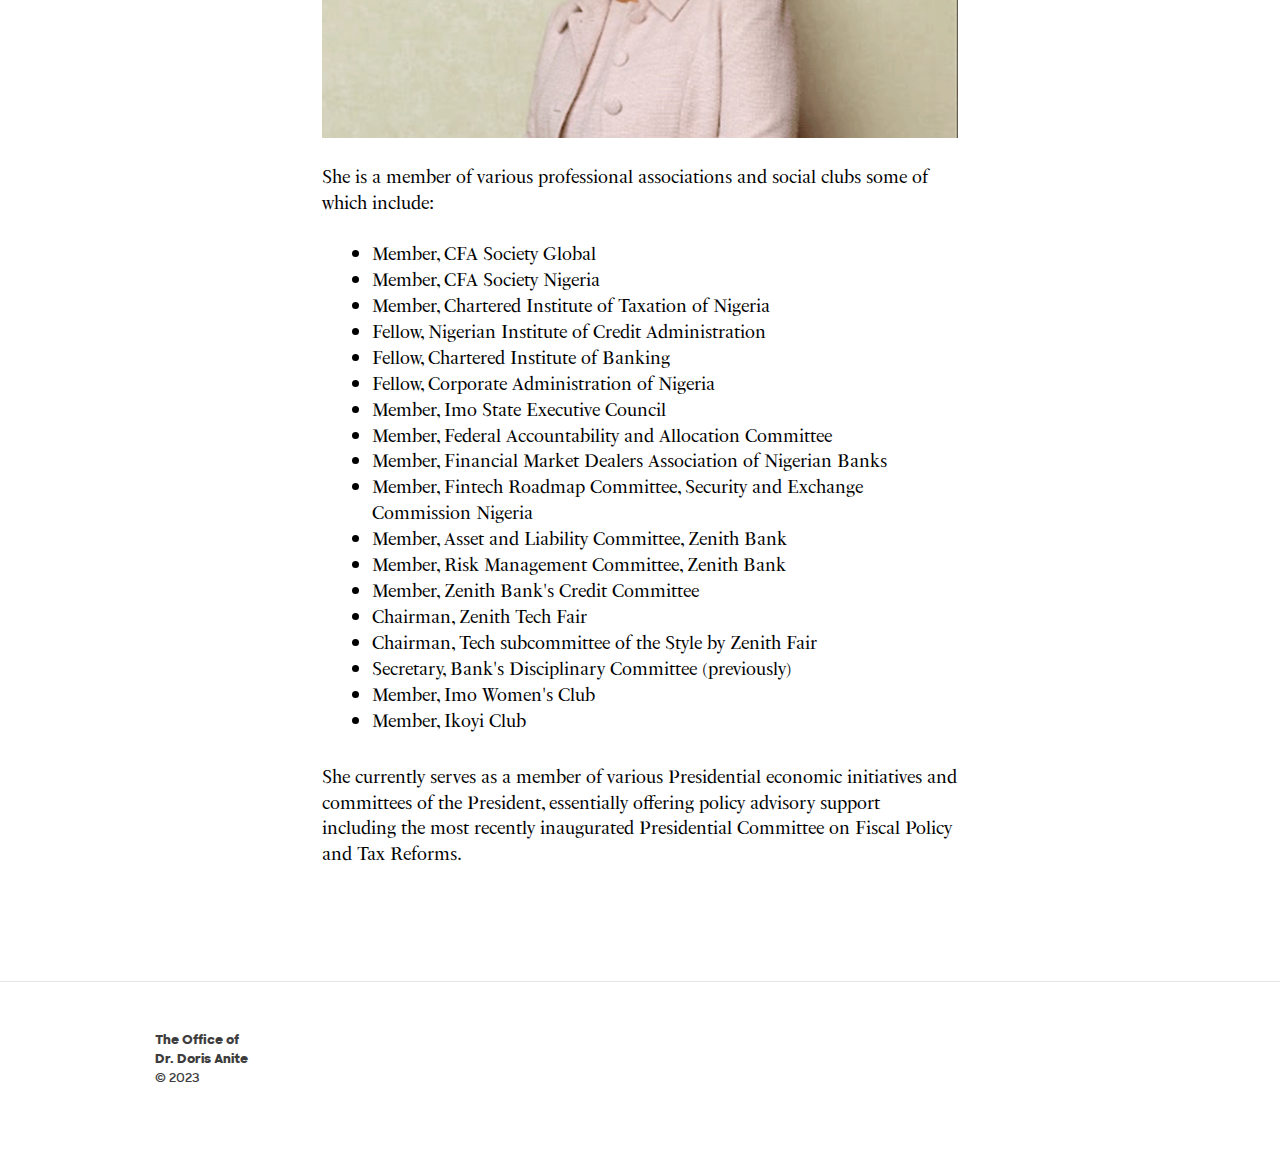
<file: about.html>
<!DOCTYPE html>
<html>

<head>
	<meta charset="utf-8">
	<meta http-equiv="X-UA-Compatible" content="IE=edge">
	<meta name='robots' content='index, follow, max-image-preview:large, max-snippet:-1, max-video-preview:-1' />

	<title>About - The Office of Dr. Doris Anite</title>
	<meta property="og:locale" content="en_US" />
	<meta property="og:type" content="website" />
	<meta property="og:title" content="The Office of Dr. Doris Anite" />
	<meta property="og:url" content="https://www.dorisanite.com/" />
	<meta property="og:site_name" content="The Office of Dr. Doris Anite" />
	<meta name="twitter:card" content="summary_large_image" />
	<script type="application/ld+json"
		class="yoast-schema-graph">{"@context":"https://schema.org","@graph":[{"@type":"WebSite","@id":"https://www.dorisanite.com/#website","url":"https://www.dorisanite.com/","name":"The Office of Dr. Doris Anite","description":"","potentialAction":[{"@type":"SearchAction","target":{"@type":"EntryPoint","urlTemplate":"?s={search_term_string}"},"query-input":"required name=search_term_string"}],"inLanguage":"en-US"},{"@type":"ImageObject","inLanguage":"en-US","@id":"#primaryimage","url":"","contentUrl":""},{"@type":"WebPage","@id":"#webpage","url":"","name":"The Office of Dr. Doris Anite","isPartOf":{"@id":"#website"},"primaryImageOfPage":{"@id":"#primaryimage"},"datePublished":"2016-06-16T14:10:27+00:00","dateModified":"2017-09-11T17:11:17+00:00","breadcrumb":{"@id":"#breadcrumb"},"inLanguage":"en-US","potentialAction":[{"@type":"ReadAction","target":[""]}]},{"@type":"BreadcrumbList","@id":"#breadcrumb","itemListElement":[{"@type":"ListItem","position":1,"name":"Home"}]}]}</script>


	<script type="text/javascript">
		window._wpemojiSettings = { "baseUrl": "https:\/\/s.w.org\/images\/core\/emoji\/14.0.0\/72x72\/", "ext": ".png", "svgUrl": "https:\/\/s.w.org\/images\/core\/emoji\/14.0.0\/svg\/", "svgExt": ".svg", "source": { "concatemoji": "js\/wp-emoji-release.min.js?ver=6.3" } };
		/*! This file is auto-generated */
		!function (i, n) { var o, s, e; function c(e) { try { var t = { supportTests: e, timestamp: (new Date).valueOf() }; sessionStorage.setItem(o, JSON.stringify(t)) } catch (e) { } } function p(e, t, n) { e.clearRect(0, 0, e.canvas.width, e.canvas.height), e.fillText(t, 0, 0); var t = new Uint32Array(e.getImageData(0, 0, e.canvas.width, e.canvas.height).data), r = (e.clearRect(0, 0, e.canvas.width, e.canvas.height), e.fillText(n, 0, 0), new Uint32Array(e.getImageData(0, 0, e.canvas.width, e.canvas.height).data)); return t.every(function (e, t) { return e === r[t] }) } function u(e, t, n) { switch (t) { case "flag": return n(e, "\ud83c\udff3\ufe0f\u200d\u26a7\ufe0f", "\ud83c\udff3\ufe0f\u200b\u26a7\ufe0f") ? !1 : !n(e, "\ud83c\uddfa\ud83c\uddf3", "\ud83c\uddfa\u200b\ud83c\uddf3") && !n(e, "\ud83c\udff4\udb40\udc67\udb40\udc62\udb40\udc65\udb40\udc6e\udb40\udc67\udb40\udc7f", "\ud83c\udff4\u200b\udb40\udc67\u200b\udb40\udc62\u200b\udb40\udc65\u200b\udb40\udc6e\u200b\udb40\udc67\u200b\udb40\udc7f"); case "emoji": return !n(e, "\ud83e\udef1\ud83c\udffb\u200d\ud83e\udef2\ud83c\udfff", "\ud83e\udef1\ud83c\udffb\u200b\ud83e\udef2\ud83c\udfff") }return !1 } function f(e, t, n) { var r = "undefined" != typeof WorkerGlobalScope && self instanceof WorkerGlobalScope ? new OffscreenCanvas(300, 150) : i.createElement("canvas"), a = r.getContext("2d", { willReadFrequently: !0 }), o = (a.textBaseline = "top", a.font = "600 32px Arial", {}); return e.forEach(function (e) { o[e] = t(a, e, n) }), o } function t(e) { var t = i.createElement("script"); t.src = e, t.defer = !0, i.head.appendChild(t) } "undefined" != typeof Promise && (o = "wpEmojiSettingsSupports", s = ["flag", "emoji"], n.supports = { everything: !0, everythingExceptFlag: !0 }, e = new Promise(function (e) { i.addEventListener("DOMContentLoaded", e, { once: !0 }) }), new Promise(function (t) { var n = function () { try { var e = JSON.parse(sessionStorage.getItem(o)); if ("object" == typeof e && "number" == typeof e.timestamp && (new Date).valueOf() < e.timestamp + 604800 && "object" == typeof e.supportTests) return e.supportTests } catch (e) { } return null }(); if (!n) { if ("undefined" != typeof Worker && "undefined" != typeof OffscreenCanvas && "undefined" != typeof URL && URL.createObjectURL && "undefined" != typeof Blob) try { var e = "postMessage(" + f.toString() + "(" + [JSON.stringify(s), u.toString(), p.toString()].join(",") + "));", r = new Blob([e], { type: "text/javascript" }), a = new Worker(URL.createObjectURL(r), { name: "wpTestEmojiSupports" }); return void (a.onmessage = function (e) { c(n = e.data), a.terminate(), t(n) }) } catch (e) { } c(n = f(s, u, p)) } t(n) }).then(function (e) { for (var t in e) n.supports[t] = e[t], n.supports.everything = n.supports.everything && n.supports[t], "flag" !== t && (n.supports.everythingExceptFlag = n.supports.everythingExceptFlag && n.supports[t]); n.supports.everythingExceptFlag = n.supports.everythingExceptFlag && !n.supports.flag, n.DOMReady = !1, n.readyCallback = function () { n.DOMReady = !0 } }).then(function () { return e }).then(function () { var e; n.supports.everything || (n.readyCallback(), (e = n.source || {}).concatemoji ? t(e.concatemoji) : e.wpemoji && e.twemoji && (t(e.twemoji), t(e.wpemoji))) })) }((window, document), window._wpemojiSettings);
	</script>
	<style type="text/css">
		img.wp-smiley,
		img.emoji {
			display: inline !important;
			border: none !important;
			box-shadow: none !important;
			height: 1em !important;
			width: 1em !important;
			margin: 0 0.07em !important;
			vertical-align: -0.1em !important;
			background: none !important;
			padding: 0 !important;
		}
	</style>
	<!-- <link rel="stylesheet" id="wp-block-library-css" href="css/style.min.css" media="all"> -->
	<style id='classic-theme-styles-inline-css' type='text/css'>
		/*! This file is auto-generated */
		.wp-block-button__link {
			color: #fff;
			background-color: #32373c;
			border-radius: 9999px;
			box-shadow: none;
			text-decoration: none;
			padding: calc(.667em + 2px) calc(1.333em + 2px);
			font-size: 1.125em
		}

		.wp-block-file__button {
			background: #32373c;
			color: #fff;
			text-decoration: none
		}
	</style>
	<style id='global-styles-inline-css' type='text/css'>
		body {
			--wp--preset--color--black: #000000;
			--wp--preset--color--cyan-bluish-gray: #abb8c3;
			--wp--preset--color--white: #ffffff;
			--wp--preset--color--pale-pink: #f78da7;
			--wp--preset--color--vivid-red: #cf2e2e;
			--wp--preset--color--luminous-vivid-orange: #ff6900;
			--wp--preset--color--luminous-vivid-amber: #fcb900;
			--wp--preset--color--light-green-cyan: #7bdcb5;
			--wp--preset--color--vivid-green-cyan: #00d084;
			--wp--preset--color--pale-cyan-blue: #8ed1fc;
			--wp--preset--color--vivid-cyan-blue: #0693e3;
			--wp--preset--color--vivid-purple: #9b51e0;
			--wp--preset--gradient--vivid-cyan-blue-to-vivid-purple: linear-gradient(135deg, rgba(6, 147, 227, 1) 0%, rgb(155, 81, 224) 100%);
			--wp--preset--gradient--light-green-cyan-to-vivid-green-cyan: linear-gradient(135deg, rgb(122, 220, 180) 0%, rgb(0, 208, 130) 100%);
			--wp--preset--gradient--luminous-vivid-amber-to-luminous-vivid-orange: linear-gradient(135deg, rgba(252, 185, 0, 1) 0%, rgba(255, 105, 0, 1) 100%);
			--wp--preset--gradient--luminous-vivid-orange-to-vivid-red: linear-gradient(135deg, rgba(255, 105, 0, 1) 0%, rgb(207, 46, 46) 100%);
			--wp--preset--gradient--very-light-gray-to-cyan-bluish-gray: linear-gradient(135deg, rgb(238, 238, 238) 0%, rgb(169, 184, 195) 100%);
			--wp--preset--gradient--cool-to-warm-spectrum: linear-gradient(135deg, rgb(74, 234, 220) 0%, rgb(151, 120, 209) 20%, rgb(207, 42, 186) 40%, rgb(238, 44, 130) 60%, rgb(251, 105, 98) 80%, rgb(254, 248, 76) 100%);
			--wp--preset--gradient--blush-light-purple: linear-gradient(135deg, rgb(255, 206, 236) 0%, rgb(152, 150, 240) 100%);
			--wp--preset--gradient--blush-bordeaux: linear-gradient(135deg, rgb(254, 205, 165) 0%, rgb(254, 45, 45) 50%, rgb(107, 0, 62) 100%);
			--wp--preset--gradient--luminous-dusk: linear-gradient(135deg, rgb(255, 203, 112) 0%, rgb(199, 81, 192) 50%, rgb(65, 88, 208) 100%);
			--wp--preset--gradient--pale-ocean: linear-gradient(135deg, rgb(255, 245, 203) 0%, rgb(182, 227, 212) 50%, rgb(51, 167, 181) 100%);
			--wp--preset--gradient--electric-grass: linear-gradient(135deg, rgb(202, 248, 128) 0%, rgb(113, 206, 126) 100%);
			--wp--preset--gradient--midnight: linear-gradient(135deg, rgb(2, 3, 129) 0%, rgb(40, 116, 252) 100%);
			--wp--preset--font-size--small: 13px;
			--wp--preset--font-size--medium: 20px;
			--wp--preset--font-size--large: 36px;
			--wp--preset--font-size--x-large: 42px;
			--wp--preset--spacing--20: 0.44rem;
			--wp--preset--spacing--30: 0.67rem;
			--wp--preset--spacing--40: 1rem;
			--wp--preset--spacing--50: 1.5rem;
			--wp--preset--spacing--60: 2.25rem;
			--wp--preset--spacing--70: 3.38rem;
			--wp--preset--spacing--80: 5.06rem;
			--wp--preset--shadow--natural: 6px 6px 9px rgba(0, 0, 0, 0.2);
			--wp--preset--shadow--deep: 12px 12px 50px rgba(0, 0, 0, 0.4);
			--wp--preset--shadow--sharp: 6px 6px 0px rgba(0, 0, 0, 0.2);
			--wp--preset--shadow--outlined: 6px 6px 0px -3px rgba(255, 255, 255, 1), 6px 6px rgba(0, 0, 0, 1);
			--wp--preset--shadow--crisp: 6px 6px 0px rgba(0, 0, 0, 1);
		}

		:where(.is-layout-flex) {
			gap: 0.5em;
		}

		:where(.is-layout-grid) {
			gap: 0.5em;
		}

		body .is-layout-flow>.alignleft {
			float: left;
			margin-inline-start: 0;
			margin-inline-end: 2em;
		}

		body .is-layout-flow>.alignright {
			float: right;
			margin-inline-start: 2em;
			margin-inline-end: 0;
		}

		body .is-layout-flow>.aligncenter {
			margin-left: auto !important;
			margin-right: auto !important;
		}

		body .is-layout-constrained>.alignleft {
			float: left;
			margin-inline-start: 0;
			margin-inline-end: 2em;
		}

		body .is-layout-constrained>.alignright {
			float: right;
			margin-inline-start: 2em;
			margin-inline-end: 0;
		}

		body .is-layout-constrained>.aligncenter {
			margin-left: auto !important;
			margin-right: auto !important;
		}

		body .is-layout-constrained> :where(:not(.alignleft):not(.alignright):not(.alignfull)) {
			max-width: var(--wp--style--global--content-size);
			margin-left: auto !important;
			margin-right: auto !important;
		}

		body .is-layout-constrained>.alignwide {
			max-width: var(--wp--style--global--wide-size);
		}

		body .is-layout-flex {
			display: flex;
		}

		body .is-layout-flex {
			flex-wrap: wrap;
			align-items: center;
		}

		body .is-layout-flex>* {
			margin: 0;
		}

		body .is-layout-grid {
			display: grid;
		}

		body .is-layout-grid>* {
			margin: 0;
		}

		:where(.wp-block-columns.is-layout-flex) {
			gap: 2em;
		}

		:where(.wp-block-columns.is-layout-grid) {
			gap: 2em;
		}

		:where(.wp-block-post-template.is-layout-flex) {
			gap: 1.25em;
		}

		:where(.wp-block-post-template.is-layout-grid) {
			gap: 1.25em;
		}

		.has-black-color {
			color: var(--wp--preset--color--black) !important;
		}

		.has-cyan-bluish-gray-color {
			color: var(--wp--preset--color--cyan-bluish-gray) !important;
		}

		.has-white-color {
			color: var(--wp--preset--color--white) !important;
		}

		.has-pale-pink-color {
			color: var(--wp--preset--color--pale-pink) !important;
		}

		.has-vivid-red-color {
			color: var(--wp--preset--color--vivid-red) !important;
		}

		.has-luminous-vivid-orange-color {
			color: var(--wp--preset--color--luminous-vivid-orange) !important;
		}

		.has-luminous-vivid-amber-color {
			color: var(--wp--preset--color--luminous-vivid-amber) !important;
		}

		.has-light-green-cyan-color {
			color: var(--wp--preset--color--light-green-cyan) !important;
		}

		.has-vivid-green-cyan-color {
			color: var(--wp--preset--color--vivid-green-cyan) !important;
		}

		.has-pale-cyan-blue-color {
			color: var(--wp--preset--color--pale-cyan-blue) !important;
		}

		.has-vivid-cyan-blue-color {
			color: var(--wp--preset--color--vivid-cyan-blue) !important;
		}

		.has-vivid-purple-color {
			color: var(--wp--preset--color--vivid-purple) !important;
		}

		.has-black-background-color {
			background-color: var(--wp--preset--color--black) !important;
		}

		.has-cyan-bluish-gray-background-color {
			background-color: var(--wp--preset--color--cyan-bluish-gray) !important;
		}

		.has-white-background-color {
			background-color: var(--wp--preset--color--white) !important;
		}

		.has-pale-pink-background-color {
			background-color: var(--wp--preset--color--pale-pink) !important;
		}

		.has-vivid-red-background-color {
			background-color: var(--wp--preset--color--vivid-red) !important;
		}

		.has-luminous-vivid-orange-background-color {
			background-color: var(--wp--preset--color--luminous-vivid-orange) !important;
		}

		.has-luminous-vivid-amber-background-color {
			background-color: var(--wp--preset--color--luminous-vivid-amber) !important;
		}

		.has-light-green-cyan-background-color {
			background-color: var(--wp--preset--color--light-green-cyan) !important;
		}

		.has-vivid-green-cyan-background-color {
			background-color: var(--wp--preset--color--vivid-green-cyan) !important;
		}

		.has-pale-cyan-blue-background-color {
			background-color: var(--wp--preset--color--pale-cyan-blue) !important;
		}

		.has-vivid-cyan-blue-background-color {
			background-color: var(--wp--preset--color--vivid-cyan-blue) !important;
		}

		.has-vivid-purple-background-color {
			background-color: var(--wp--preset--color--vivid-purple) !important;
		}

		.has-black-border-color {
			border-color: var(--wp--preset--color--black) !important;
		}

		.has-cyan-bluish-gray-border-color {
			border-color: var(--wp--preset--color--cyan-bluish-gray) !important;
		}

		.has-white-border-color {
			border-color: var(--wp--preset--color--white) !important;
		}

		.has-pale-pink-border-color {
			border-color: var(--wp--preset--color--pale-pink) !important;
		}

		.has-vivid-red-border-color {
			border-color: var(--wp--preset--color--vivid-red) !important;
		}

		.has-luminous-vivid-orange-border-color {
			border-color: var(--wp--preset--color--luminous-vivid-orange) !important;
		}

		.has-luminous-vivid-amber-border-color {
			border-color: var(--wp--preset--color--luminous-vivid-amber) !important;
		}

		.has-light-green-cyan-border-color {
			border-color: var(--wp--preset--color--light-green-cyan) !important;
		}

		.has-vivid-green-cyan-border-color {
			border-color: var(--wp--preset--color--vivid-green-cyan) !important;
		}

		.has-pale-cyan-blue-border-color {
			border-color: var(--wp--preset--color--pale-cyan-blue) !important;
		}

		.has-vivid-cyan-blue-border-color {
			border-color: var(--wp--preset--color--vivid-cyan-blue) !important;
		}

		.has-vivid-purple-border-color {
			border-color: var(--wp--preset--color--vivid-purple) !important;
		}

		.has-vivid-cyan-blue-to-vivid-purple-gradient-background {
			background: var(--wp--preset--gradient--vivid-cyan-blue-to-vivid-purple) !important;
		}

		.has-light-green-cyan-to-vivid-green-cyan-gradient-background {
			background: var(--wp--preset--gradient--light-green-cyan-to-vivid-green-cyan) !important;
		}

		.has-luminous-vivid-amber-to-luminous-vivid-orange-gradient-background {
			background: var(--wp--preset--gradient--luminous-vivid-amber-to-luminous-vivid-orange) !important;
		}

		.has-luminous-vivid-orange-to-vivid-red-gradient-background {
			background: var(--wp--preset--gradient--luminous-vivid-orange-to-vivid-red) !important;
		}

		.has-very-light-gray-to-cyan-bluish-gray-gradient-background {
			background: var(--wp--preset--gradient--very-light-gray-to-cyan-bluish-gray) !important;
		}

		.has-cool-to-warm-spectrum-gradient-background {
			background: var(--wp--preset--gradient--cool-to-warm-spectrum) !important;
		}

		.has-blush-light-purple-gradient-background {
			background: var(--wp--preset--gradient--blush-light-purple) !important;
		}

		.has-blush-bordeaux-gradient-background {
			background: var(--wp--preset--gradient--blush-bordeaux) !important;
		}

		.has-luminous-dusk-gradient-background {
			background: var(--wp--preset--gradient--luminous-dusk) !important;
		}

		.has-pale-ocean-gradient-background {
			background: var(--wp--preset--gradient--pale-ocean) !important;
		}

		.has-electric-grass-gradient-background {
			background: var(--wp--preset--gradient--electric-grass) !important;
		}

		.has-midnight-gradient-background {
			background: var(--wp--preset--gradient--midnight) !important;
		}

		.has-small-font-size {
			font-size: var(--wp--preset--font-size--small) !important;
		}

		.has-medium-font-size {
			font-size: var(--wp--preset--font-size--medium) !important;
		}

		.has-large-font-size {
			font-size: var(--wp--preset--font-size--large) !important;
		}

		.has-x-large-font-size {
			font-size: var(--wp--preset--font-size--x-large) !important;
		}

		.wp-block-navigation a:where(:not(.wp-element-button)) {
			color: inherit;
		}

		:where(.wp-block-post-template.is-layout-flex) {
			gap: 1.25em;
		}

		:where(.wp-block-post-template.is-layout-grid) {
			gap: 1.25em;
		}

		:where(.wp-block-columns.is-layout-flex) {
			gap: 2em;
		}

		:where(.wp-block-columns.is-layout-grid) {
			gap: 2em;
		}

		.wp-block-pullquote {
			font-size: 1.5em;
			line-height: 1.6;
		}
	</style>
	<link rel="stylesheet" id="theme_css-css" href="css/styles.min.css" media="all">
	<script type='text/javascript' src='js/jquery.min.js' id='jquery-core-js'></script>
	<script type='text/javascript' src='js/jquery-migrate.min.js' id='jquery-migrate-js'></script>
	
	<meta name="msapplication-TileColor" content="#ffffff">
	<meta name="msapplication-TileImage" content="/ms-icon-144x144.png">
	<meta name="theme-color" content="#ffffff">
	<script>document.documentElement.className = 'js';</script>
	<meta name="viewport" content="width=device-width, initial-scale=1">

</head>

<body class="page-template-default page page-id-197 page-parent">


	<div class="searchOverlay">
		<button id="btn-search-close" class="btn--search-close" aria-label="Close search form">
			<svg version="1.1" xmlns="http://www.w3.org/2000/svg" xmlns:xlink="http://www.w3.org/1999/xlink" x="0px"
				y="0px" viewBox="0 0 1000 1000" enable-background="new 0 0 1000 1000" xml:space="preserve">
				<g>
					<path class="color"
						d="M585.8,500l385.9-385.9c24.5-24.5,24.5-61.3,0-85.8c-24.5-24.5-61.3-24.5-85.8,0L500,414.3L114.1,28.4c-24.5-24.5-61.2-24.5-85.8,0c-24.5,24.5-24.5,61.3,0,85.8L411.2,500L28.4,885.9c-24.5,24.5-24.5,61.3,0,85.8c9.2,12.3,27.6,18.4,42.9,18.4c15.3,0,30.6-6.1,42.9-18.4L500,585.8l385.9,385.9c12.3,12.3,27.6,18.4,42.9,18.4s30.6-6.1,42.9-18.4c24.5-24.5,24.5-61.3,0-85.8L585.8,500z" />
				</g>
			</svg>
		</button>
		<form method="get" class="search__form" action="">
			<input class="search__input" name="s" type="search" placeholder="search" autocomplete="off"
				autocorrect="off" autocapitalize="off" spellcheck="false" />
			<span class="search__info">Press enter to search</span>
		</form>
	</div><!-- /search -->

	<div class="menuOverlay">
		<button id="btn-menu-close" class="btn--menu-close" aria-label="Close menu">
			<svg version="1.1" xmlns="http://www.w3.org/2000/svg" xmlns:xlink="http://www.w3.org/1999/xlink" x="0px"
				y="0px" viewBox="0 0 1000 1000" enable-background="new 0 0 1000 1000" xml:space="preserve">
				<g>
					<path class="color"
						d="M585.8,500l385.9-385.9c24.5-24.5,24.5-61.3,0-85.8c-24.5-24.5-61.3-24.5-85.8,0L500,414.3L114.1,28.4c-24.5-24.5-61.2-24.5-85.8,0c-24.5,24.5-24.5,61.3,0,85.8L411.2,500L28.4,885.9c-24.5,24.5-24.5,61.3,0,85.8c9.2,12.3,27.6,18.4,42.9,18.4c15.3,0,30.6-6.1,42.9-18.4L500,585.8l385.9,385.9c12.3,12.3,27.6,18.4,42.9,18.4s30.6-6.1,42.9-18.4c24.5-24.5,24.5-61.3,0-85.8L585.8,500z" />
				</g>
			</svg>
		</button>

		<div class="align-middle">
			<div class="menu-mobile-navigation-container">
				<ul id="menu-mobile-navigation" class="menu">
					<li id="menu-item-231"
						class="menu-item menu-item-type-post_type menu-item-object-page menu-item-home current-menu-item page_item page-item-41 current_page_item menu-item-231">
						<a href="index.html" aria-current="page">Home</a></li>
					<li id="menu-item-229"
						class="menu-item menu-item-type-post_type menu-item-object-page current-menu-item page_item page-item-197 current_page_item menu-item-229"><a
							href="about.html">About</a></li>
					<!-- <li id="menu-item-764"
						class="menu-item menu-item-type-post_type menu-item-object-page menu-item-764"><a
							href="latest.html">Latest</a></li> -->
					<li id="menu-item-232"
						class="menu-item menu-item-type-post_type menu-item-object-page menu-item-232"><a
							href="issues.html">Policy</a></li>
					<li id="menu-item-763"
						class="menu-item menu-item-type-post_type menu-item-object-page menu-item-763"><a
							href="contact.html">Contact</a></li>
				</ul>
			</div>
		</div>
	</div><!-- /mobile -->


	<div class="top">

		<header class="alert">
			<div class="container-navigation">
				<div class="row">
					<div class="col-xs-12 logo">
						<a href="index.html" class="logo-text">
							The Office of Dr. Doris Anite
						</a>
						<button class="hamburger" type="button" id="btn-menu">
							<span class="hamburger-box">
								<span class="hamburger-inner"></span>
							</span>
							<div>Menu</div>
						</button>
						<nav class="primary">
							<ul id="primary-navigation" class="menu">
								<li id="menu-item-199"
									class="menu-item menu-item-type-post_type menu-item-object-page current-menu-item page_item page-item-197 current_page_item menu-item-199"><a
										href="about.html">About</a></li>
								<!-- <li id="menu-item-756"
									class="menu-item menu-item-type-post_type menu-item-object-page menu-item-756"><a
										href="latest.html">Latest</a></li> -->
								<li id="menu-item-749"
									class="menu-item menu-item-type-post_type menu-item-object-page menu-item-749"><a
										href="issues.html">Policy</a></li>
								<li id="menu-item-743"
									class="menu-item menu-item-type-post_type menu-item-object-page menu-item-743"><a
										href="contact.html">Contact</a></li>
							</ul>
						</nav>
					</div>
				</div>
			</div>
		</header>
	</div>

	<div id="container-wrap">


		<main>

			<div class="topper tall "
				style="background: url(images/doris-about.png) no-repeat center center">
				<div class="overlay"></div>
				<div class="container">
					<div class="row">
						<div class="col-xs-12">
						</div>
					</div>
				</div>
			</div>

			<div class="sub-nav" id="scrolled">
				<div class="container">
				</div>
			</div>

			<div class="content">

				<div class="module full-content">
					<div class="container">
						<div class="row">
							<div class="col-xs-12 col-md-8">
								<h1>About Doris</h1>
								<p>Throughout her 21-year illustrious career, Hon. Dr. Doris Uzoka Anite has been an 
									ace performer in strategic financial management, driving growth, and stability 
									in both the banking and public sector. The highly coveted Chartered Financial 
									Analyst (CFA) qualification, which she possesses, is considered as the pinnacle 
									of financial achievement globally; and this revered qualification further enhanced 
									her ability to take on very challenging finance issues and proffer rare strategic 
									perspectives and solutions.</p>
								<p>As Group Treasure of Zenith Bank Plc, the largest bank in Sub-Saharan Africa, 
									she achieved exceptional results, especially during the global financial crises, 
									by deploying advanced Financial Engineering and Financial Risk Management strategies 
									to orchestrate complex financial transactions that propelled the bank towards unparalleled 
									profitability, despite the prevailing economic challenges.</p>
								<p><img decoding="async" loading="lazy" class="alignnone wp-image-823 size-full"
										src="images/doris-800.png"
										alt="" width="800" height="472"
										srcset="images/doris-800.png 800w, images/doris-300.png 300w"
										sizes="(max-width: 800px) 100vw, 800px" /></p>
								<p>
									As Group Treasurer, her landmark achievements included:
									<ul>
										<li><b>Balance Sheet Management:</b> Overseeing total assets exceeding $20 billion (N8.48 trillion) for Zenith Bank.</li>
										<li><b>Revenue Growth Contribution:</b> Contributing to over 36% growth in the bank's gross revenue.</li>
										<li><b>Profit Maximisation:</b> Recording an impressive 8% Year-on-Year Trading Profit for FYE 2020, bolstering the bank's financial position through expert Treasury management, cash flow optimization, and prudent debt and liquidity management.</li>
										<li><b>Investment Advisory:</b> Providing invaluable advice to the executive management and board on investments and policy implications</li>
										<li><b>Global Asset and Liability Management:</b> Skillfully managing local and foreign currency asset and liability management for the bank's headquarters and foreign subsidiaries, ensuring financial stability across borders.</li>
									</ul>

								</p>
								<p>
									In addition to her financial acumen, she understands the significance of human capital as the greatest 
									asset of any organisation or nation. In her role as the Head of HR and Human Capital Development at Zenith Bank, 
									prior to moving to treasury, she recognized the importance of nurturing talents to their fullest potential through
									 precision recruitment, training, mentoring, and coaching. The growth experienced at Zenith Bank, both in substantial 
									 balance sheet expansion and in the number of branches opened, attest to the quality of personnel.  She has the ability 
									 to recognize and nurture talents and she plans to utilise this skill more in Nation building.
								</p>
								<p>More recently, responding to the call to support the development of her beloved home state, Imo State, 
									was more than just a professional endeavour; it was a profound commitment to serving humanity. 
									Driven by an unwavering sense of duty and the pursuit of the greater good, she willingly left her 
									high-profile role as Group Treasurer at Zenith Bank to embark on this paramount mission.</p>
								<p>In her capacity as Commissioner for Finance & Coordinating Commissioner of the economy, her professional prowess 
									excelled luminously, leading to a series of landmark achievements that have left a lasting impact on the state's 
									progress and prosperity.</p>
								<p><img decoding="async" loading="lazy" class="alignnone size-full wp-image-826"
										src="images/d-800.png"
										alt="" width="800" height="390"
										srcset="images/d-800.png 800w, images/d-800.png 300w"
										sizes="(max-width: 800px) 100vw, 800px" /></p>
								<p>Outlined below are some of the transformative accomplishments during her tenure, solidly backed up by the Governor, Dis. Senator Hope Uzodimma:</p>
								<p>
									<ul>
										<li><b>Strategic Financial Management:</b> She prioritised the judicious use of taxpayers' funds, ensuring budgetary compliance, transparency, and accountability. These efforts garnered local and global recognition from esteemed organisations like the World Bank, showcasing the commitment to responsible financial stewardship.</li>
										<li><b>Infrastructural Growth and Financial Stability:</b> Through innovative fiscal and revenue reforms, she facilitated the financing of transformative development and infrastructure projects of Governor Hope Uzodimma, some of which include state-of-the-art roads with lighting of of signature roads, rebuilding of run-down and dilapidated buildings such as the Imo House of Assembly complex and the Judges Quarters, etc. Despite facing national economic challenges and heightened insecurity in the region, we managed and grew Imo State's economy and finances by fostering a framework of transparency and responsible fiscal management. As a result, Imo State emerged as the safest and one of the most developed states in the Southeast.</li>
										<li><b>Industry and Trade:</b> A turnaround of the moribund industries of Imo State including the signature Adapalm (The largest oil palm plantation in Nigeria) which is set to achieve profitability and job creation. To crown the economic development effort, Imo State is beginning the dredging of Orashi-Oguta channel to the Atlantic, with the intention of building a seaport to enhance trade and socio-economic development of the region.</li>
										<li><b>Revenue Growth and Resource Maximization:</b> With a keen focus on revenue optimization, she identified revenue sources and potential, effectively addressing revenue retention through talent management and process automation. By diversifying the state's revenue base and reducing dependency on national quota, we strengthened Imo State's fiscal resilience and unleashed its entrepreneurial spirit. This led to the creation of job opportunities for the youth, as we fostered a conducive investment climate and empowered small and medium-sized enterprises (SMEs) to thrive.</li>
										<li><b>Civil Service Reforms:</b> Payment of all outstanding salaries, even paying 100% Christmas bonuses to all public servants and carried out a double promotion exercise to all civil servants, whose last promotion exercise was 8 years ago.</li>
										<li><b>Treasury and Investment Management:</b> During her tenure, she spearheaded the development of innovative budgetary strategies that optimised public spending, reduced waste, and enhanced efficiency across Ministries, Departments and Agencies. Additionally, she successfully engaged international partners and organisations, leveraging global expertise and resources to prioritise sustainable practices for the state's development.</li>
										<li><b>Policy Advisory:</b> She provided expert insights on investment decisions and their policy implications in aligning financial strategies with the state's long-term goals, further solidifying our commitment to socio-economic development and empowerment.</li>
										<li><b>Youth Empowerment:</b> We conducted IT training and skills development of over 100,000 Imo youths.</li>
									</ul>
								</p>
								<p>She is active in community and social development, supporting various organisations and initiatives for greater gender inclusion and national development. Having benefited from the qualitative and free education of Lagos State, she exemplifies the transformational power of education. As part of her contribution to improve the quality of education in response to the falling standard of public schools, she spearheaded the adoption of educational technology in Primary, Secondary and Tertiary Schools, in addition to being a contributory author of 18 STEM Books. </p>
								
								<p><img decoding="async" loading="lazy" class="alignnone size-full wp-image-825"
										src="images/do-800.png"
										alt="" width="800" height="497"
										srcset="images/do-800.png 800w, images/do-800.png 300w"
										sizes="(max-width: 800px) 100vw, 800px" /></p>
										<p>She is a member of various professional associations and social clubs some of which include: </p>
								<p>
									<ul>
										<li>Member, CFA Society Global</li>
										<li>Member, CFA Society Nigeria </li>
										<li>Member, Chartered Institute of Taxation of Nigeria</li>
										<li>Fellow, Nigerian Institute of Credit Administration</li>
										<li>Fellow, Chartered Institute of Banking</li>
										<li>Fellow, Corporate Administration of Nigeria</li>
										<li>Member, Imo State Executive Council</li>
										<li>Member, Federal Accountability and Allocation Committee</li>
										<li>Member, Financial Market Dealers Association of Nigerian Banks</li>
										<li>Member, Fintech Roadmap Committee, Security and Exchange Commission Nigeria</li>
										<li>Member, Asset and Liability Committee, Zenith Bank</li>
										<li>Member, Risk Management Committee, Zenith Bank</li>
										<li>Member, Zenith Bank's Credit Committee</li>
										<li>Chairman, Zenith Tech Fair</li>
										<li>Chairman, Tech subcommittee of the Style by Zenith Fair</li>
										<li>Secretary, Bank's Disciplinary Committee (previously)</li>
										<li>Member, Imo Women's Club</li>
										<li>Member, Ikoyi Club</li>
									</ul>
								</p>
								<p>She currently serves as a member of various Presidential economic initiatives and committees of the President, essentially offering policy advisory support including the most recently inaugurated Presidential Committee on Fiscal Policy and Tax Reforms.</p>
							</div>
						</div>
					</div>
				</div>


			</div>
		</main>
		<footer>
			<div class="container">
				<div class="row">
					<div class="col-xs-12">
						<div class="footer-left">
							<p>The Office of<br />Dr. Doris Anite</p>
							<p>&copy; 2023</p>
						</div>
						<div class="footer-right">
						</div>
					</div>
				</div>
			</div>
		</footer>

	</div> <!-- #container-wrap -->
	<script type='text/javascript' src='js/TweenMax.min.js' id='tween-js'></script>
	<script type='text/javascript' src='js/ScrollMagic.min.js' id='scroll-js'></script>
	<script type='text/javascript' src='js/animation.gsap.min.js' id='gsap-js'></script>
	<script type='text/javascript' src='js/debug.addIndicators.min.js' id='debug-js'></script>
	<script type='text/javascript' src='js/scripts.min.js' id='theme_js-js'></script>
	<script>
		function getURLParameter(name) {
			return decodeURI(
				(RegExp(name + '=' + '(.+?)(&|$)').exec(location.search) || [, null])[1]
			);
		}

		function createCookie(name, value, days) {
			if (days) {
				var date = new Date();
				date.setTime(date.getTime() + (days * 24 * 60 * 60 * 1000));
				var expires = "; expires=" + date.toGMTString();
			}
			else var expires = "";
			document.cookie = name + "=" + value + expires + "; path=/";
		}

		function readCookie(name) {
			var nameEQ = name + "=";
			var ca = document.cookie.split(';');
			for (var i = 0; i < ca.length; i++) {
				var c = ca[i];
				while (c.charAt(0) == ' ') c = c.substring(1, c.length);
				if (c.indexOf(nameEQ) == 0) return c.substring(nameEQ.length, c.length);
			}
			return null;
		}

		function eraseCookie(name) {
			createCookie(name, "", -1);
		}
		jQuery(function ($) {
			$('header .contribute-link a').each(function (i, val) {
				var url = $(this).attr('href');
				var source = getURLParameter('source');
				if (source == 'null') {
					source = 'website';
				}
				if (readCookie('source') !== null) {
					source = readCookie('source');
				}
				url = url.replace('website', source);
				url = url.replace('=homepage', '=' + source);
				console.log(source);
				$(this).attr('href', url);
				if (source != 'website') {
					history.replaceState(null, null, "?source=" + source);
				}
			});
		});
	</script>
	<!-- AddThis Button -->
	<!-- <script>var addthis_config = { "data_track_addressbar": false };</script>
	<script src="//s7.addthis.com/js/300/addthis_widget.js#pubid=ra-51c770552f90ce31"></script>
	<script>
		(function (i, s, o, g, r, a, m) {
			i['GoogleAnalyticsObject'] = r; i[r] = i[r] || function () {
				(i[r].q = i[r].q || []).push(arguments)
			}, i[r].l = 1 * new Date(); a = s.createElement(o),
				m = s.getElementsByTagName(o)[0]; a.async = 1; a.src = g; m.parentNode.insertBefore(a, m)
		})(window, document, 'script', '//www.google-analytics.com/analytics.js', 'ga');

		ga('create', 'UA-1161728-1', 'auto');
		ga('send', 'pageview');
	</script> -->
</body>

</html>
</file>
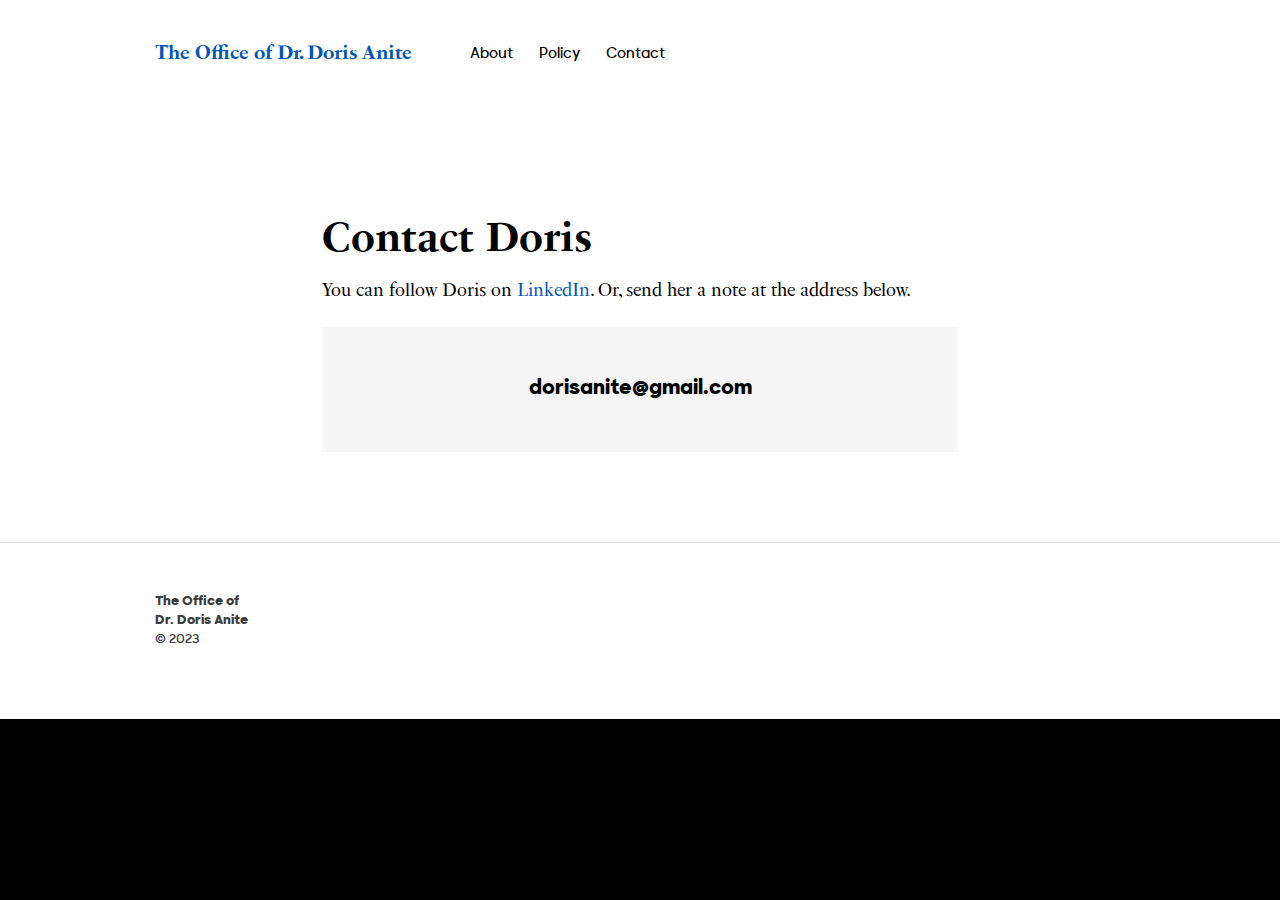
<file: contact.html>
<!DOCTYPE html>
<html>

<head>
	<meta charset="utf-8">
	<meta http-equiv="X-UA-Compatible" content="IE=edge">
	<meta name='robots' content='index, follow, max-image-preview:large, max-snippet:-1, max-video-preview:-1' />

	<title>Contact - The Office of Dr. Doris Anite</title>
	<meta property="og:locale" content="en_US" />
	<meta property="og:type" content="website" />
	<meta property="og:title" content="The Office of Dr. Doris Anite" />
	<meta property="og:url" content="https://www.dorisanite.com/" />
	<meta property="og:site_name" content="The Office of Dr. Doris Anite" />
	<meta name="twitter:card" content="summary_large_image" />
	<script type="application/ld+json"
		class="yoast-schema-graph">{"@context":"https://schema.org","@graph":[{"@type":"WebSite","@id":"https://www.dorisanite.com/#website","url":"https://www.dorisanite.com/","name":"The Office of Dr. Doris Anite","description":"","potentialAction":[{"@type":"SearchAction","target":{"@type":"EntryPoint","urlTemplate":"?s={search_term_string}"},"query-input":"required name=search_term_string"}],"inLanguage":"en-US"},{"@type":"ImageObject","inLanguage":"en-US","@id":"#primaryimage","url":"","contentUrl":""},{"@type":"WebPage","@id":"#webpage","url":"","name":"The Office of Dr. Doris Anite","isPartOf":{"@id":"#website"},"primaryImageOfPage":{"@id":"#primaryimage"},"datePublished":"2016-06-16T14:10:27+00:00","dateModified":"2017-09-11T17:11:17+00:00","breadcrumb":{"@id":"#breadcrumb"},"inLanguage":"en-US","potentialAction":[{"@type":"ReadAction","target":[""]}]},{"@type":"BreadcrumbList","@id":"#breadcrumb","itemListElement":[{"@type":"ListItem","position":1,"name":"Home"}]}]}</script>


	<script type="text/javascript">
		window._wpemojiSettings = { "baseUrl": "https:\/\/s.w.org\/images\/core\/emoji\/14.0.0\/72x72\/", "ext": ".png", "svgUrl": "https:\/\/s.w.org\/images\/core\/emoji\/14.0.0\/svg\/", "svgExt": ".svg", "source": { "concatemoji": "js\/wp-emoji-release.min.js?ver=6.3" } };
		/*! This file is auto-generated */
		!function (i, n) { var o, s, e; function c(e) { try { var t = { supportTests: e, timestamp: (new Date).valueOf() }; sessionStorage.setItem(o, JSON.stringify(t)) } catch (e) { } } function p(e, t, n) { e.clearRect(0, 0, e.canvas.width, e.canvas.height), e.fillText(t, 0, 0); var t = new Uint32Array(e.getImageData(0, 0, e.canvas.width, e.canvas.height).data), r = (e.clearRect(0, 0, e.canvas.width, e.canvas.height), e.fillText(n, 0, 0), new Uint32Array(e.getImageData(0, 0, e.canvas.width, e.canvas.height).data)); return t.every(function (e, t) { return e === r[t] }) } function u(e, t, n) { switch (t) { case "flag": return n(e, "\ud83c\udff3\ufe0f\u200d\u26a7\ufe0f", "\ud83c\udff3\ufe0f\u200b\u26a7\ufe0f") ? !1 : !n(e, "\ud83c\uddfa\ud83c\uddf3", "\ud83c\uddfa\u200b\ud83c\uddf3") && !n(e, "\ud83c\udff4\udb40\udc67\udb40\udc62\udb40\udc65\udb40\udc6e\udb40\udc67\udb40\udc7f", "\ud83c\udff4\u200b\udb40\udc67\u200b\udb40\udc62\u200b\udb40\udc65\u200b\udb40\udc6e\u200b\udb40\udc67\u200b\udb40\udc7f"); case "emoji": return !n(e, "\ud83e\udef1\ud83c\udffb\u200d\ud83e\udef2\ud83c\udfff", "\ud83e\udef1\ud83c\udffb\u200b\ud83e\udef2\ud83c\udfff") }return !1 } function f(e, t, n) { var r = "undefined" != typeof WorkerGlobalScope && self instanceof WorkerGlobalScope ? new OffscreenCanvas(300, 150) : i.createElement("canvas"), a = r.getContext("2d", { willReadFrequently: !0 }), o = (a.textBaseline = "top", a.font = "600 32px Arial", {}); return e.forEach(function (e) { o[e] = t(a, e, n) }), o } function t(e) { var t = i.createElement("script"); t.src = e, t.defer = !0, i.head.appendChild(t) } "undefined" != typeof Promise && (o = "wpEmojiSettingsSupports", s = ["flag", "emoji"], n.supports = { everything: !0, everythingExceptFlag: !0 }, e = new Promise(function (e) { i.addEventListener("DOMContentLoaded", e, { once: !0 }) }), new Promise(function (t) { var n = function () { try { var e = JSON.parse(sessionStorage.getItem(o)); if ("object" == typeof e && "number" == typeof e.timestamp && (new Date).valueOf() < e.timestamp + 604800 && "object" == typeof e.supportTests) return e.supportTests } catch (e) { } return null }(); if (!n) { if ("undefined" != typeof Worker && "undefined" != typeof OffscreenCanvas && "undefined" != typeof URL && URL.createObjectURL && "undefined" != typeof Blob) try { var e = "postMessage(" + f.toString() + "(" + [JSON.stringify(s), u.toString(), p.toString()].join(",") + "));", r = new Blob([e], { type: "text/javascript" }), a = new Worker(URL.createObjectURL(r), { name: "wpTestEmojiSupports" }); return void (a.onmessage = function (e) { c(n = e.data), a.terminate(), t(n) }) } catch (e) { } c(n = f(s, u, p)) } t(n) }).then(function (e) { for (var t in e) n.supports[t] = e[t], n.supports.everything = n.supports.everything && n.supports[t], "flag" !== t && (n.supports.everythingExceptFlag = n.supports.everythingExceptFlag && n.supports[t]); n.supports.everythingExceptFlag = n.supports.everythingExceptFlag && !n.supports.flag, n.DOMReady = !1, n.readyCallback = function () { n.DOMReady = !0 } }).then(function () { return e }).then(function () { var e; n.supports.everything || (n.readyCallback(), (e = n.source || {}).concatemoji ? t(e.concatemoji) : e.wpemoji && e.twemoji && (t(e.twemoji), t(e.wpemoji))) })) }((window, document), window._wpemojiSettings);
	</script>
	<style type="text/css">
		img.wp-smiley,
		img.emoji {
			display: inline !important;
			border: none !important;
			box-shadow: none !important;
			height: 1em !important;
			width: 1em !important;
			margin: 0 0.07em !important;
			vertical-align: -0.1em !important;
			background: none !important;
			padding: 0 !important;
		}
	</style>
	<!-- <link rel="stylesheet" id="wp-block-library-css" href="css/style.min.css" media="all"> -->
	<style id='classic-theme-styles-inline-css' type='text/css'>
		/*! This file is auto-generated */
		.wp-block-button__link {
			color: #fff;
			background-color: #32373c;
			border-radius: 9999px;
			box-shadow: none;
			text-decoration: none;
			padding: calc(.667em + 2px) calc(1.333em + 2px);
			font-size: 1.125em
		}

		.wp-block-file__button {
			background: #32373c;
			color: #fff;
			text-decoration: none
		}
	</style>
	<style id='global-styles-inline-css' type='text/css'>
		body {
			--wp--preset--color--black: #000000;
			--wp--preset--color--cyan-bluish-gray: #abb8c3;
			--wp--preset--color--white: #ffffff;
			--wp--preset--color--pale-pink: #f78da7;
			--wp--preset--color--vivid-red: #cf2e2e;
			--wp--preset--color--luminous-vivid-orange: #ff6900;
			--wp--preset--color--luminous-vivid-amber: #fcb900;
			--wp--preset--color--light-green-cyan: #7bdcb5;
			--wp--preset--color--vivid-green-cyan: #00d084;
			--wp--preset--color--pale-cyan-blue: #8ed1fc;
			--wp--preset--color--vivid-cyan-blue: #0693e3;
			--wp--preset--color--vivid-purple: #9b51e0;
			--wp--preset--gradient--vivid-cyan-blue-to-vivid-purple: linear-gradient(135deg, rgba(6, 147, 227, 1) 0%, rgb(155, 81, 224) 100%);
			--wp--preset--gradient--light-green-cyan-to-vivid-green-cyan: linear-gradient(135deg, rgb(122, 220, 180) 0%, rgb(0, 208, 130) 100%);
			--wp--preset--gradient--luminous-vivid-amber-to-luminous-vivid-orange: linear-gradient(135deg, rgba(252, 185, 0, 1) 0%, rgba(255, 105, 0, 1) 100%);
			--wp--preset--gradient--luminous-vivid-orange-to-vivid-red: linear-gradient(135deg, rgba(255, 105, 0, 1) 0%, rgb(207, 46, 46) 100%);
			--wp--preset--gradient--very-light-gray-to-cyan-bluish-gray: linear-gradient(135deg, rgb(238, 238, 238) 0%, rgb(169, 184, 195) 100%);
			--wp--preset--gradient--cool-to-warm-spectrum: linear-gradient(135deg, rgb(74, 234, 220) 0%, rgb(151, 120, 209) 20%, rgb(207, 42, 186) 40%, rgb(238, 44, 130) 60%, rgb(251, 105, 98) 80%, rgb(254, 248, 76) 100%);
			--wp--preset--gradient--blush-light-purple: linear-gradient(135deg, rgb(255, 206, 236) 0%, rgb(152, 150, 240) 100%);
			--wp--preset--gradient--blush-bordeaux: linear-gradient(135deg, rgb(254, 205, 165) 0%, rgb(254, 45, 45) 50%, rgb(107, 0, 62) 100%);
			--wp--preset--gradient--luminous-dusk: linear-gradient(135deg, rgb(255, 203, 112) 0%, rgb(199, 81, 192) 50%, rgb(65, 88, 208) 100%);
			--wp--preset--gradient--pale-ocean: linear-gradient(135deg, rgb(255, 245, 203) 0%, rgb(182, 227, 212) 50%, rgb(51, 167, 181) 100%);
			--wp--preset--gradient--electric-grass: linear-gradient(135deg, rgb(202, 248, 128) 0%, rgb(113, 206, 126) 100%);
			--wp--preset--gradient--midnight: linear-gradient(135deg, rgb(2, 3, 129) 0%, rgb(40, 116, 252) 100%);
			--wp--preset--font-size--small: 13px;
			--wp--preset--font-size--medium: 20px;
			--wp--preset--font-size--large: 36px;
			--wp--preset--font-size--x-large: 42px;
			--wp--preset--spacing--20: 0.44rem;
			--wp--preset--spacing--30: 0.67rem;
			--wp--preset--spacing--40: 1rem;
			--wp--preset--spacing--50: 1.5rem;
			--wp--preset--spacing--60: 2.25rem;
			--wp--preset--spacing--70: 3.38rem;
			--wp--preset--spacing--80: 5.06rem;
			--wp--preset--shadow--natural: 6px 6px 9px rgba(0, 0, 0, 0.2);
			--wp--preset--shadow--deep: 12px 12px 50px rgba(0, 0, 0, 0.4);
			--wp--preset--shadow--sharp: 6px 6px 0px rgba(0, 0, 0, 0.2);
			--wp--preset--shadow--outlined: 6px 6px 0px -3px rgba(255, 255, 255, 1), 6px 6px rgba(0, 0, 0, 1);
			--wp--preset--shadow--crisp: 6px 6px 0px rgba(0, 0, 0, 1);
		}

		:where(.is-layout-flex) {
			gap: 0.5em;
		}

		:where(.is-layout-grid) {
			gap: 0.5em;
		}

		body .is-layout-flow>.alignleft {
			float: left;
			margin-inline-start: 0;
			margin-inline-end: 2em;
		}

		body .is-layout-flow>.alignright {
			float: right;
			margin-inline-start: 2em;
			margin-inline-end: 0;
		}

		body .is-layout-flow>.aligncenter {
			margin-left: auto !important;
			margin-right: auto !important;
		}

		body .is-layout-constrained>.alignleft {
			float: left;
			margin-inline-start: 0;
			margin-inline-end: 2em;
		}

		body .is-layout-constrained>.alignright {
			float: right;
			margin-inline-start: 2em;
			margin-inline-end: 0;
		}

		body .is-layout-constrained>.aligncenter {
			margin-left: auto !important;
			margin-right: auto !important;
		}

		body .is-layout-constrained> :where(:not(.alignleft):not(.alignright):not(.alignfull)) {
			max-width: var(--wp--style--global--content-size);
			margin-left: auto !important;
			margin-right: auto !important;
		}

		body .is-layout-constrained>.alignwide {
			max-width: var(--wp--style--global--wide-size);
		}

		body .is-layout-flex {
			display: flex;
		}

		body .is-layout-flex {
			flex-wrap: wrap;
			align-items: center;
		}

		body .is-layout-flex>* {
			margin: 0;
		}

		body .is-layout-grid {
			display: grid;
		}

		body .is-layout-grid>* {
			margin: 0;
		}

		:where(.wp-block-columns.is-layout-flex) {
			gap: 2em;
		}

		:where(.wp-block-columns.is-layout-grid) {
			gap: 2em;
		}

		:where(.wp-block-post-template.is-layout-flex) {
			gap: 1.25em;
		}

		:where(.wp-block-post-template.is-layout-grid) {
			gap: 1.25em;
		}

		.has-black-color {
			color: var(--wp--preset--color--black) !important;
		}

		.has-cyan-bluish-gray-color {
			color: var(--wp--preset--color--cyan-bluish-gray) !important;
		}

		.has-white-color {
			color: var(--wp--preset--color--white) !important;
		}

		.has-pale-pink-color {
			color: var(--wp--preset--color--pale-pink) !important;
		}

		.has-vivid-red-color {
			color: var(--wp--preset--color--vivid-red) !important;
		}

		.has-luminous-vivid-orange-color {
			color: var(--wp--preset--color--luminous-vivid-orange) !important;
		}

		.has-luminous-vivid-amber-color {
			color: var(--wp--preset--color--luminous-vivid-amber) !important;
		}

		.has-light-green-cyan-color {
			color: var(--wp--preset--color--light-green-cyan) !important;
		}

		.has-vivid-green-cyan-color {
			color: var(--wp--preset--color--vivid-green-cyan) !important;
		}

		.has-pale-cyan-blue-color {
			color: var(--wp--preset--color--pale-cyan-blue) !important;
		}

		.has-vivid-cyan-blue-color {
			color: var(--wp--preset--color--vivid-cyan-blue) !important;
		}

		.has-vivid-purple-color {
			color: var(--wp--preset--color--vivid-purple) !important;
		}

		.has-black-background-color {
			background-color: var(--wp--preset--color--black) !important;
		}

		.has-cyan-bluish-gray-background-color {
			background-color: var(--wp--preset--color--cyan-bluish-gray) !important;
		}

		.has-white-background-color {
			background-color: var(--wp--preset--color--white) !important;
		}

		.has-pale-pink-background-color {
			background-color: var(--wp--preset--color--pale-pink) !important;
		}

		.has-vivid-red-background-color {
			background-color: var(--wp--preset--color--vivid-red) !important;
		}

		.has-luminous-vivid-orange-background-color {
			background-color: var(--wp--preset--color--luminous-vivid-orange) !important;
		}

		.has-luminous-vivid-amber-background-color {
			background-color: var(--wp--preset--color--luminous-vivid-amber) !important;
		}

		.has-light-green-cyan-background-color {
			background-color: var(--wp--preset--color--light-green-cyan) !important;
		}

		.has-vivid-green-cyan-background-color {
			background-color: var(--wp--preset--color--vivid-green-cyan) !important;
		}

		.has-pale-cyan-blue-background-color {
			background-color: var(--wp--preset--color--pale-cyan-blue) !important;
		}

		.has-vivid-cyan-blue-background-color {
			background-color: var(--wp--preset--color--vivid-cyan-blue) !important;
		}

		.has-vivid-purple-background-color {
			background-color: var(--wp--preset--color--vivid-purple) !important;
		}

		.has-black-border-color {
			border-color: var(--wp--preset--color--black) !important;
		}

		.has-cyan-bluish-gray-border-color {
			border-color: var(--wp--preset--color--cyan-bluish-gray) !important;
		}

		.has-white-border-color {
			border-color: var(--wp--preset--color--white) !important;
		}

		.has-pale-pink-border-color {
			border-color: var(--wp--preset--color--pale-pink) !important;
		}

		.has-vivid-red-border-color {
			border-color: var(--wp--preset--color--vivid-red) !important;
		}

		.has-luminous-vivid-orange-border-color {
			border-color: var(--wp--preset--color--luminous-vivid-orange) !important;
		}

		.has-luminous-vivid-amber-border-color {
			border-color: var(--wp--preset--color--luminous-vivid-amber) !important;
		}

		.has-light-green-cyan-border-color {
			border-color: var(--wp--preset--color--light-green-cyan) !important;
		}

		.has-vivid-green-cyan-border-color {
			border-color: var(--wp--preset--color--vivid-green-cyan) !important;
		}

		.has-pale-cyan-blue-border-color {
			border-color: var(--wp--preset--color--pale-cyan-blue) !important;
		}

		.has-vivid-cyan-blue-border-color {
			border-color: var(--wp--preset--color--vivid-cyan-blue) !important;
		}

		.has-vivid-purple-border-color {
			border-color: var(--wp--preset--color--vivid-purple) !important;
		}

		.has-vivid-cyan-blue-to-vivid-purple-gradient-background {
			background: var(--wp--preset--gradient--vivid-cyan-blue-to-vivid-purple) !important;
		}

		.has-light-green-cyan-to-vivid-green-cyan-gradient-background {
			background: var(--wp--preset--gradient--light-green-cyan-to-vivid-green-cyan) !important;
		}

		.has-luminous-vivid-amber-to-luminous-vivid-orange-gradient-background {
			background: var(--wp--preset--gradient--luminous-vivid-amber-to-luminous-vivid-orange) !important;
		}

		.has-luminous-vivid-orange-to-vivid-red-gradient-background {
			background: var(--wp--preset--gradient--luminous-vivid-orange-to-vivid-red) !important;
		}

		.has-very-light-gray-to-cyan-bluish-gray-gradient-background {
			background: var(--wp--preset--gradient--very-light-gray-to-cyan-bluish-gray) !important;
		}

		.has-cool-to-warm-spectrum-gradient-background {
			background: var(--wp--preset--gradient--cool-to-warm-spectrum) !important;
		}

		.has-blush-light-purple-gradient-background {
			background: var(--wp--preset--gradient--blush-light-purple) !important;
		}

		.has-blush-bordeaux-gradient-background {
			background: var(--wp--preset--gradient--blush-bordeaux) !important;
		}

		.has-luminous-dusk-gradient-background {
			background: var(--wp--preset--gradient--luminous-dusk) !important;
		}

		.has-pale-ocean-gradient-background {
			background: var(--wp--preset--gradient--pale-ocean) !important;
		}

		.has-electric-grass-gradient-background {
			background: var(--wp--preset--gradient--electric-grass) !important;
		}

		.has-midnight-gradient-background {
			background: var(--wp--preset--gradient--midnight) !important;
		}

		.has-small-font-size {
			font-size: var(--wp--preset--font-size--small) !important;
		}

		.has-medium-font-size {
			font-size: var(--wp--preset--font-size--medium) !important;
		}

		.has-large-font-size {
			font-size: var(--wp--preset--font-size--large) !important;
		}

		.has-x-large-font-size {
			font-size: var(--wp--preset--font-size--x-large) !important;
		}

		.wp-block-navigation a:where(:not(.wp-element-button)) {
			color: inherit;
		}

		:where(.wp-block-post-template.is-layout-flex) {
			gap: 1.25em;
		}

		:where(.wp-block-post-template.is-layout-grid) {
			gap: 1.25em;
		}

		:where(.wp-block-columns.is-layout-flex) {
			gap: 2em;
		}

		:where(.wp-block-columns.is-layout-grid) {
			gap: 2em;
		}

		.wp-block-pullquote {
			font-size: 1.5em;
			line-height: 1.6;
		}
	</style>
	<link rel="stylesheet" id="theme_css-css" href="css/styles.min.css" media="all">
	<script type='text/javascript' src='js/jquery.min.js' id='jquery-core-js'></script>
	<script type='text/javascript' src='js/jquery-migrate.min.js' id='jquery-migrate-js'></script>
	
	<meta name="msapplication-TileColor" content="#ffffff">
	<meta name="msapplication-TileImage" content="/ms-icon-144x144.png">
	<meta name="theme-color" content="#ffffff">
	<script>document.documentElement.className = 'js';</script>
	<meta name="viewport" content="width=device-width, initial-scale=1">

</head>
	<body class="page-template-default page page-id-740">

	
			<div class="searchOverlay">
				<button id="btn-search-close" class="btn--search-close" aria-label="Close search form">
					<svg version="1.1" xmlns="http://www.w3.org/2000/svg" xmlns:xlink="http://www.w3.org/1999/xlink" x="0px" y="0px" viewBox="0 0 1000 1000" enable-background="new 0 0 1000 1000" xml:space="preserve">
						<g><path class="color" d="M585.8,500l385.9-385.9c24.5-24.5,24.5-61.3,0-85.8c-24.5-24.5-61.3-24.5-85.8,0L500,414.3L114.1,28.4c-24.5-24.5-61.2-24.5-85.8,0c-24.5,24.5-24.5,61.3,0,85.8L411.2,500L28.4,885.9c-24.5,24.5-24.5,61.3,0,85.8c9.2,12.3,27.6,18.4,42.9,18.4c15.3,0,30.6-6.1,42.9-18.4L500,585.8l385.9,385.9c12.3,12.3,27.6,18.4,42.9,18.4s30.6-6.1,42.9-18.4c24.5-24.5,24.5-61.3,0-85.8L585.8,500z"/></g>
					</svg>
				</button>
				<form method="get" class="search__form" action="">
					<input class="search__input" name="s" type="search" placeholder="search" autocomplete="off" autocorrect="off" autocapitalize="off" spellcheck="false" />
					<span class="search__info">Press enter to search</span>
				</form>
			</div><!-- /search -->

			<div class="menuOverlay">
				<button id="btn-menu-close" class="btn--menu-close" aria-label="Close menu">
					<svg version="1.1" xmlns="http://www.w3.org/2000/svg" xmlns:xlink="http://www.w3.org/1999/xlink" x="0px" y="0px" viewBox="0 0 1000 1000" enable-background="new 0 0 1000 1000" xml:space="preserve">
						<g><path class="color" d="M585.8,500l385.9-385.9c24.5-24.5,24.5-61.3,0-85.8c-24.5-24.5-61.3-24.5-85.8,0L500,414.3L114.1,28.4c-24.5-24.5-61.2-24.5-85.8,0c-24.5,24.5-24.5,61.3,0,85.8L411.2,500L28.4,885.9c-24.5,24.5-24.5,61.3,0,85.8c9.2,12.3,27.6,18.4,42.9,18.4c15.3,0,30.6-6.1,42.9-18.4L500,585.8l385.9,385.9c12.3,12.3,27.6,18.4,42.9,18.4s30.6-6.1,42.9-18.4c24.5-24.5,24.5-61.3,0-85.8L585.8,500z"/></g>
					</svg>
				</button>
				
				<div class="align-middle">
					<div class="menu-mobile-navigation-container">
						<ul id="menu-mobile-navigation" class="menu">
							<li id="menu-item-231"
								class="menu-item menu-item-type-post_type menu-item-object-page menu-item-home current-menu-item page_item page-item-41 current_page_item menu-item-231">
								<a href="index.html" aria-current="page">Home</a></li>
							<li id="menu-item-229"
								class="menu-item menu-item-type-post_type menu-item-object-page menu-item-229"><a
									href="about.html">About</a></li>
							<!-- <li id="menu-item-764"
								class="menu-item menu-item-type-post_type menu-item-object-page menu-item-764"><a
									href="latest.html">Latest</a></li> -->
							<li id="menu-item-232"
								class="menu-item menu-item-type-post_type menu-item-object-page menu-item-232"><a
									href="issues.html">Policy</a></li>
							<li id="menu-item-763"
								class="menu-item menu-item-type-post_type menu-item-object-page menu-item-763"><a
									href="contact.html">Contact</a></li>
						</ul>
					</div>
				</div>
			</div><!-- /mobile -->


		<div class="top">
						
			<header class="alert">
				<div class="container-navigation">
					<div class="row">
						<div class="col-xs-12 logo">
							<a href="index.html" class="logo-text">
								The Office of Dr. Doris Anite
							</a>
							<button class="hamburger" type="button" id="btn-menu">
								<span class="hamburger-box">
								<span class="hamburger-inner"></span>
								</span>
								<div>Menu</div>
							</button>
							<nav class="primary">
								<ul id="primary-navigation" class="menu">
									<li id="menu-item-199"
										class="menu-item menu-item-type-post_type menu-item-object-page menu-item-199"><a
											href="about.html">About</a></li>
									<!-- <li id="menu-item-756"
										class="menu-item menu-item-type-post_type menu-item-object-page menu-item-756"><a
											href="latest.html">Latest</a></li> -->
									<li id="menu-item-749"
										class="menu-item menu-item-type-post_type menu-item-object-page menu-item-749"><a
											href="issues.html">Policy</a></li>
									<li id="menu-item-743"
										class="menu-item menu-item-type-post_type menu-item-object-page menu-item-743"><a
											href="contact.html">Contact</a></li>
								</ul>
							</nav>
						</div>
					</div>
				</div>
			</header>
		</div>

		<div id="container-wrap">

	
		<main>
		
	<div class="topper-posts no-topper">
	</div>

		<div class="content">

				        	<div class="module full-content">
	        		<div class="container">
	        			<div class="row">
	        				<div class="col-xs-12 col-md-8">
	        					<h1>Contact Doris</h1>
								<p>You can follow Doris on <a href="https://www.linkedin.com/in/dorisanite/">LinkedIn</a>. Or, send her a note at the address below.</p>
	        				</div>
	        			</div>
	        		</div>
	        	</div>
	        	        	<div class="module contact-block">
	        		<div class="container">
	        			<div class="row">
	        				<div class="col-xs-12 col-md-8">
	        					<div class="contact-area">
	        						<p>dorisanite@gmail.com</p>
	        					</div>
	        				</div>
	        			</div>
	        		</div>
	        	</div>
	    
			
		</div>
	</main>
				<footer >
			<div class="container">
				<div class="row">
					<div class="col-xs-12">
						<div class="footer-left">
							<p>The Office of<br />Dr. Doris Anite</p>
							<p>&copy; 2023 </p>
						</div>
						<div class="footer-right">
						</div>
					</div>
				</div>
			</div>
		</footer>

	</div> <!-- #container-wrap -->
	<script type='text/javascript' src='js/TweenMax.min.js' id='tween-js'></script>
	<script type='text/javascript' src='js/ScrollMagic.min.js' id='scroll-js'></script>
	<script type='text/javascript' src='js/animation.gsap.min.js' id='gsap-js'></script>
	<script type='text/javascript' src='js/debug.addIndicators.min.js' id='debug-js'></script>
	<script type='text/javascript' src='js/scripts.min.js' id='theme_js-js'></script>
		<script>
			function getURLParameter(name) {
			    return decodeURI(
			        (RegExp(name + '=' + '(.+?)(&|$)').exec(location.search) || [, null])[1]
			    );
			}

			function createCookie(name,value,days) {
			    if (days) {
			        var date = new Date();
			        date.setTime(date.getTime()+(days*24*60*60*1000));
			        var expires = "; expires="+date.toGMTString();
			    }
			    else var expires = "";
			    document.cookie = name+"="+value+expires+"; path=/";
			}

			function readCookie(name) {
			    var nameEQ = name + "=";
			    var ca = document.cookie.split(';');
			    for(var i=0;i < ca.length;i++) {
			        var c = ca[i];
			        while (c.charAt(0)==' ') c = c.substring(1,c.length);
			        if (c.indexOf(nameEQ) == 0) return c.substring(nameEQ.length,c.length);
			    }
			    return null;
			}

			function eraseCookie(name) {
			    createCookie(name,"",-1);
			}
			jQuery(function ($) {
				$('header .contribute-link a').each(function(i,val){
					var url = $(this).attr('href');
					var source = getURLParameter('source');
					if(source=='null'){
						source = 'website';
					}
					if (readCookie('source') !== null){
						source = readCookie('source');
					}
					url = url.replace('website',source);
					url = url.replace('=homepage','='+source);
					console.log(source);
					$(this).attr('href',url);
					if(source!='website'){
						history.replaceState(null, null, "?source="+source);
					}
				});
			});
		</script>
		<!-- AddThis Button -->
		<!-- <script>var addthis_config = {"data_track_addressbar":false};</script>
		<script src="//s7.addthis.com/js/300/addthis_widget.js#pubid=ra-51c770552f90ce31"></script>
					<script>
(function(i,s,o,g,r,a,m){i['GoogleAnalyticsObject']=r;i[r]=i[r]||function(){
(i[r].q=i[r].q||[]).push(arguments)},i[r].l=1*new Date();a=s.createElement(o),
m=s.getElementsByTagName(o)[0];a.async=1;a.src=g;m.parentNode.insertBefore(a,m)
})(window,document,'script','//www.google-analytics.com/analytics.js','ga');

ga('create', 'UA-1161728-1', 'auto');
ga('send', 'pageview'); 
</script>			-->
</body>
</html>
</file>
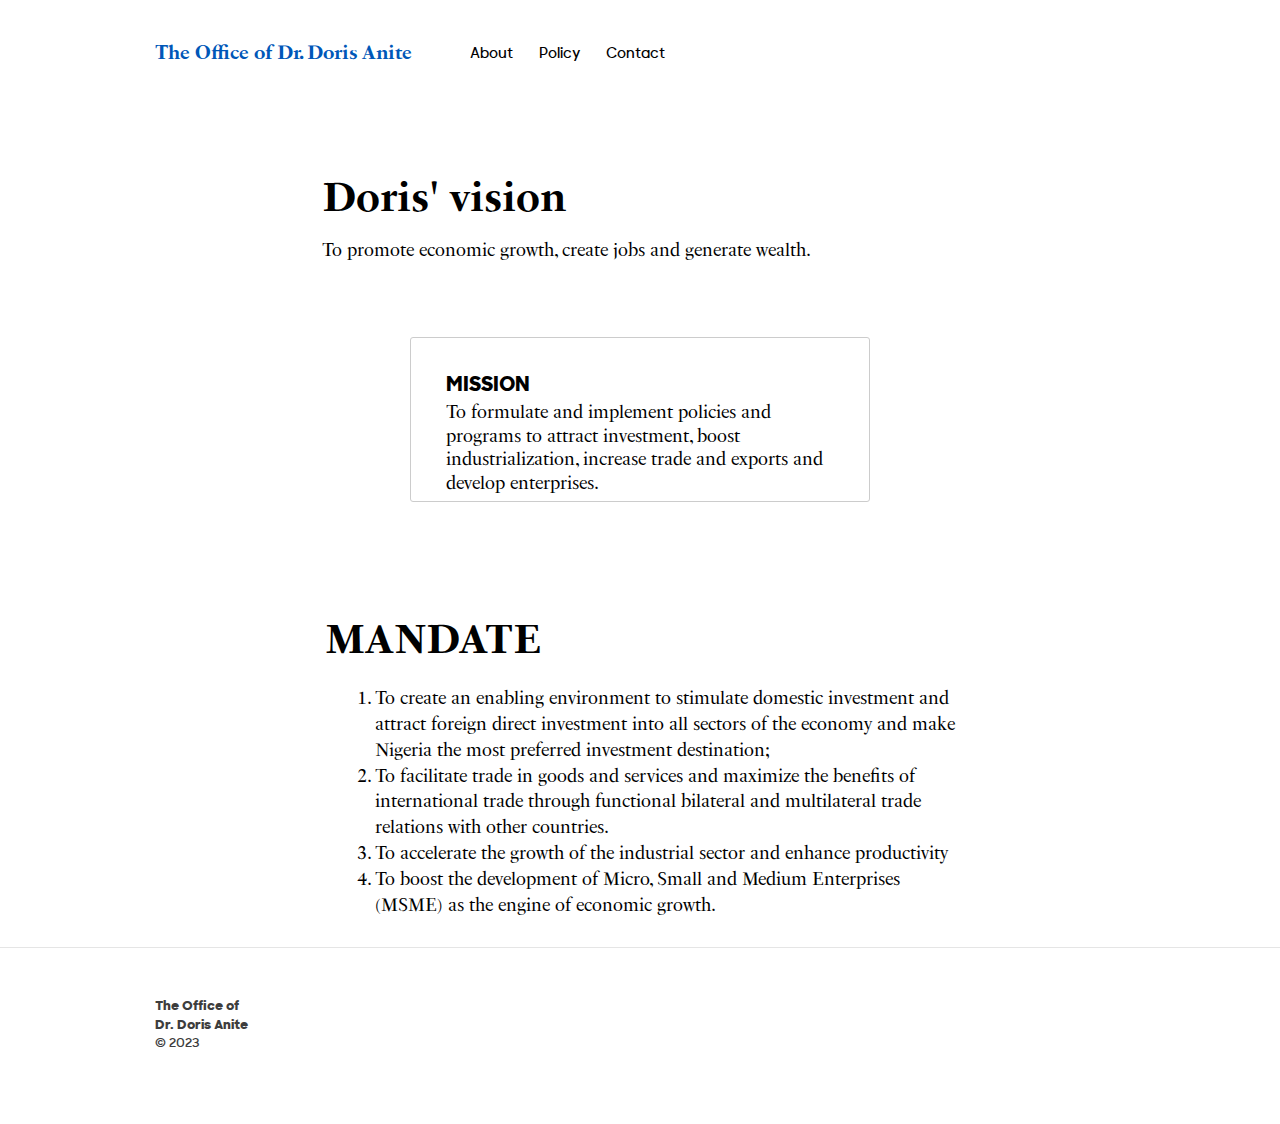
<file: issues.html>
<!DOCTYPE html>
<html>

<head>
	<meta charset="utf-8">
	<meta http-equiv="X-UA-Compatible" content="IE=edge">
	<meta name='robots' content='index, follow, max-image-preview:large, max-snippet:-1, max-video-preview:-1' />

	<title>Issues Archive - The Office of Dr. Doris Anite</title>
	<meta property="og:locale" content="en_US" />
	<meta property="og:type" content="website" />
	<meta property="og:title" content="The Office of Dr. Doris Anite" />
	<meta property="og:url" content="https://www.dorisanite.com/" />
	<meta property="og:site_name" content="The Office of Dr. Doris Anite" />
	<meta name="twitter:card" content="summary_large_image" />
	<script type="application/ld+json"
		class="yoast-schema-graph">{"@context":"https://schema.org","@graph":[{"@type":"WebSite","@id":"https://www.dorisanite.com/#website","url":"https://www.dorisanite.com/","name":"The Office of Dr. Doris Anite","description":"","potentialAction":[{"@type":"SearchAction","target":{"@type":"EntryPoint","urlTemplate":"?s={search_term_string}"},"query-input":"required name=search_term_string"}],"inLanguage":"en-US"},{"@type":"ImageObject","inLanguage":"en-US","@id":"#primaryimage","url":"","contentUrl":""},{"@type":"WebPage","@id":"#webpage","url":"","name":"The Office of Dr. Doris Anite","isPartOf":{"@id":"#website"},"primaryImageOfPage":{"@id":"#primaryimage"},"datePublished":"2016-06-16T14:10:27+00:00","dateModified":"2017-09-11T17:11:17+00:00","breadcrumb":{"@id":"#breadcrumb"},"inLanguage":"en-US","potentialAction":[{"@type":"ReadAction","target":[""]}]},{"@type":"BreadcrumbList","@id":"#breadcrumb","itemListElement":[{"@type":"ListItem","position":1,"name":"Home"}]}]}</script>


	<script type="text/javascript">
		window._wpemojiSettings = { "baseUrl": "https:\/\/s.w.org\/images\/core\/emoji\/14.0.0\/72x72\/", "ext": ".png", "svgUrl": "https:\/\/s.w.org\/images\/core\/emoji\/14.0.0\/svg\/", "svgExt": ".svg", "source": { "concatemoji": "js\/wp-emoji-release.min.js?ver=6.3" } };
		/*! This file is auto-generated */
		!function (i, n) { var o, s, e; function c(e) { try { var t = { supportTests: e, timestamp: (new Date).valueOf() }; sessionStorage.setItem(o, JSON.stringify(t)) } catch (e) { } } function p(e, t, n) { e.clearRect(0, 0, e.canvas.width, e.canvas.height), e.fillText(t, 0, 0); var t = new Uint32Array(e.getImageData(0, 0, e.canvas.width, e.canvas.height).data), r = (e.clearRect(0, 0, e.canvas.width, e.canvas.height), e.fillText(n, 0, 0), new Uint32Array(e.getImageData(0, 0, e.canvas.width, e.canvas.height).data)); return t.every(function (e, t) { return e === r[t] }) } function u(e, t, n) { switch (t) { case "flag": return n(e, "\ud83c\udff3\ufe0f\u200d\u26a7\ufe0f", "\ud83c\udff3\ufe0f\u200b\u26a7\ufe0f") ? !1 : !n(e, "\ud83c\uddfa\ud83c\uddf3", "\ud83c\uddfa\u200b\ud83c\uddf3") && !n(e, "\ud83c\udff4\udb40\udc67\udb40\udc62\udb40\udc65\udb40\udc6e\udb40\udc67\udb40\udc7f", "\ud83c\udff4\u200b\udb40\udc67\u200b\udb40\udc62\u200b\udb40\udc65\u200b\udb40\udc6e\u200b\udb40\udc67\u200b\udb40\udc7f"); case "emoji": return !n(e, "\ud83e\udef1\ud83c\udffb\u200d\ud83e\udef2\ud83c\udfff", "\ud83e\udef1\ud83c\udffb\u200b\ud83e\udef2\ud83c\udfff") }return !1 } function f(e, t, n) { var r = "undefined" != typeof WorkerGlobalScope && self instanceof WorkerGlobalScope ? new OffscreenCanvas(300, 150) : i.createElement("canvas"), a = r.getContext("2d", { willReadFrequently: !0 }), o = (a.textBaseline = "top", a.font = "600 32px Arial", {}); return e.forEach(function (e) { o[e] = t(a, e, n) }), o } function t(e) { var t = i.createElement("script"); t.src = e, t.defer = !0, i.head.appendChild(t) } "undefined" != typeof Promise && (o = "wpEmojiSettingsSupports", s = ["flag", "emoji"], n.supports = { everything: !0, everythingExceptFlag: !0 }, e = new Promise(function (e) { i.addEventListener("DOMContentLoaded", e, { once: !0 }) }), new Promise(function (t) { var n = function () { try { var e = JSON.parse(sessionStorage.getItem(o)); if ("object" == typeof e && "number" == typeof e.timestamp && (new Date).valueOf() < e.timestamp + 604800 && "object" == typeof e.supportTests) return e.supportTests } catch (e) { } return null }(); if (!n) { if ("undefined" != typeof Worker && "undefined" != typeof OffscreenCanvas && "undefined" != typeof URL && URL.createObjectURL && "undefined" != typeof Blob) try { var e = "postMessage(" + f.toString() + "(" + [JSON.stringify(s), u.toString(), p.toString()].join(",") + "));", r = new Blob([e], { type: "text/javascript" }), a = new Worker(URL.createObjectURL(r), { name: "wpTestEmojiSupports" }); return void (a.onmessage = function (e) { c(n = e.data), a.terminate(), t(n) }) } catch (e) { } c(n = f(s, u, p)) } t(n) }).then(function (e) { for (var t in e) n.supports[t] = e[t], n.supports.everything = n.supports.everything && n.supports[t], "flag" !== t && (n.supports.everythingExceptFlag = n.supports.everythingExceptFlag && n.supports[t]); n.supports.everythingExceptFlag = n.supports.everythingExceptFlag && !n.supports.flag, n.DOMReady = !1, n.readyCallback = function () { n.DOMReady = !0 } }).then(function () { return e }).then(function () { var e; n.supports.everything || (n.readyCallback(), (e = n.source || {}).concatemoji ? t(e.concatemoji) : e.wpemoji && e.twemoji && (t(e.twemoji), t(e.wpemoji))) })) }((window, document), window._wpemojiSettings);
	</script>
	<style type="text/css">
		img.wp-smiley,
		img.emoji {
			display: inline !important;
			border: none !important;
			box-shadow: none !important;
			height: 1em !important;
			width: 1em !important;
			margin: 0 0.07em !important;
			vertical-align: -0.1em !important;
			background: none !important;
			padding: 0 !important;
		}
	</style>
	<!-- <link rel="stylesheet" id="wp-block-library-css" href="css/style.min.css" media="all"> -->
	<style id='classic-theme-styles-inline-css' type='text/css'>
		/*! This file is auto-generated */
		.wp-block-button__link {
			color: #fff;
			background-color: #32373c;
			border-radius: 9999px;
			box-shadow: none;
			text-decoration: none;
			padding: calc(.667em + 2px) calc(1.333em + 2px);
			font-size: 1.125em
		}

		.wp-block-file__button {
			background: #32373c;
			color: #fff;
			text-decoration: none
		}
	</style>
	<style id='global-styles-inline-css' type='text/css'>
		body {
			--wp--preset--color--black: #000000;
			--wp--preset--color--cyan-bluish-gray: #abb8c3;
			--wp--preset--color--white: #ffffff;
			--wp--preset--color--pale-pink: #f78da7;
			--wp--preset--color--vivid-red: #cf2e2e;
			--wp--preset--color--luminous-vivid-orange: #ff6900;
			--wp--preset--color--luminous-vivid-amber: #fcb900;
			--wp--preset--color--light-green-cyan: #7bdcb5;
			--wp--preset--color--vivid-green-cyan: #00d084;
			--wp--preset--color--pale-cyan-blue: #8ed1fc;
			--wp--preset--color--vivid-cyan-blue: #0693e3;
			--wp--preset--color--vivid-purple: #9b51e0;
			--wp--preset--gradient--vivid-cyan-blue-to-vivid-purple: linear-gradient(135deg, rgba(6, 147, 227, 1) 0%, rgb(155, 81, 224) 100%);
			--wp--preset--gradient--light-green-cyan-to-vivid-green-cyan: linear-gradient(135deg, rgb(122, 220, 180) 0%, rgb(0, 208, 130) 100%);
			--wp--preset--gradient--luminous-vivid-amber-to-luminous-vivid-orange: linear-gradient(135deg, rgba(252, 185, 0, 1) 0%, rgba(255, 105, 0, 1) 100%);
			--wp--preset--gradient--luminous-vivid-orange-to-vivid-red: linear-gradient(135deg, rgba(255, 105, 0, 1) 0%, rgb(207, 46, 46) 100%);
			--wp--preset--gradient--very-light-gray-to-cyan-bluish-gray: linear-gradient(135deg, rgb(238, 238, 238) 0%, rgb(169, 184, 195) 100%);
			--wp--preset--gradient--cool-to-warm-spectrum: linear-gradient(135deg, rgb(74, 234, 220) 0%, rgb(151, 120, 209) 20%, rgb(207, 42, 186) 40%, rgb(238, 44, 130) 60%, rgb(251, 105, 98) 80%, rgb(254, 248, 76) 100%);
			--wp--preset--gradient--blush-light-purple: linear-gradient(135deg, rgb(255, 206, 236) 0%, rgb(152, 150, 240) 100%);
			--wp--preset--gradient--blush-bordeaux: linear-gradient(135deg, rgb(254, 205, 165) 0%, rgb(254, 45, 45) 50%, rgb(107, 0, 62) 100%);
			--wp--preset--gradient--luminous-dusk: linear-gradient(135deg, rgb(255, 203, 112) 0%, rgb(199, 81, 192) 50%, rgb(65, 88, 208) 100%);
			--wp--preset--gradient--pale-ocean: linear-gradient(135deg, rgb(255, 245, 203) 0%, rgb(182, 227, 212) 50%, rgb(51, 167, 181) 100%);
			--wp--preset--gradient--electric-grass: linear-gradient(135deg, rgb(202, 248, 128) 0%, rgb(113, 206, 126) 100%);
			--wp--preset--gradient--midnight: linear-gradient(135deg, rgb(2, 3, 129) 0%, rgb(40, 116, 252) 100%);
			--wp--preset--font-size--small: 13px;
			--wp--preset--font-size--medium: 20px;
			--wp--preset--font-size--large: 36px;
			--wp--preset--font-size--x-large: 42px;
			--wp--preset--spacing--20: 0.44rem;
			--wp--preset--spacing--30: 0.67rem;
			--wp--preset--spacing--40: 1rem;
			--wp--preset--spacing--50: 1.5rem;
			--wp--preset--spacing--60: 2.25rem;
			--wp--preset--spacing--70: 3.38rem;
			--wp--preset--spacing--80: 5.06rem;
			--wp--preset--shadow--natural: 6px 6px 9px rgba(0, 0, 0, 0.2);
			--wp--preset--shadow--deep: 12px 12px 50px rgba(0, 0, 0, 0.4);
			--wp--preset--shadow--sharp: 6px 6px 0px rgba(0, 0, 0, 0.2);
			--wp--preset--shadow--outlined: 6px 6px 0px -3px rgba(255, 255, 255, 1), 6px 6px rgba(0, 0, 0, 1);
			--wp--preset--shadow--crisp: 6px 6px 0px rgba(0, 0, 0, 1);
		}

		:where(.is-layout-flex) {
			gap: 0.5em;
		}

		:where(.is-layout-grid) {
			gap: 0.5em;
		}

		body .is-layout-flow>.alignleft {
			float: left;
			margin-inline-start: 0;
			margin-inline-end: 2em;
		}

		body .is-layout-flow>.alignright {
			float: right;
			margin-inline-start: 2em;
			margin-inline-end: 0;
		}

		body .is-layout-flow>.aligncenter {
			margin-left: auto !important;
			margin-right: auto !important;
		}

		body .is-layout-constrained>.alignleft {
			float: left;
			margin-inline-start: 0;
			margin-inline-end: 2em;
		}

		body .is-layout-constrained>.alignright {
			float: right;
			margin-inline-start: 2em;
			margin-inline-end: 0;
		}

		body .is-layout-constrained>.aligncenter {
			margin-left: auto !important;
			margin-right: auto !important;
		}

		body .is-layout-constrained> :where(:not(.alignleft):not(.alignright):not(.alignfull)) {
			max-width: var(--wp--style--global--content-size);
			margin-left: auto !important;
			margin-right: auto !important;
		}

		body .is-layout-constrained>.alignwide {
			max-width: var(--wp--style--global--wide-size);
		}

		body .is-layout-flex {
			display: flex;
		}

		body .is-layout-flex {
			flex-wrap: wrap;
			align-items: center;
		}

		body .is-layout-flex>* {
			margin: 0;
		}

		body .is-layout-grid {
			display: grid;
		}

		body .is-layout-grid>* {
			margin: 0;
		}

		:where(.wp-block-columns.is-layout-flex) {
			gap: 2em;
		}

		:where(.wp-block-columns.is-layout-grid) {
			gap: 2em;
		}

		:where(.wp-block-post-template.is-layout-flex) {
			gap: 1.25em;
		}

		:where(.wp-block-post-template.is-layout-grid) {
			gap: 1.25em;
		}

		.has-black-color {
			color: var(--wp--preset--color--black) !important;
		}

		.has-cyan-bluish-gray-color {
			color: var(--wp--preset--color--cyan-bluish-gray) !important;
		}

		.has-white-color {
			color: var(--wp--preset--color--white) !important;
		}

		.has-pale-pink-color {
			color: var(--wp--preset--color--pale-pink) !important;
		}

		.has-vivid-red-color {
			color: var(--wp--preset--color--vivid-red) !important;
		}

		.has-luminous-vivid-orange-color {
			color: var(--wp--preset--color--luminous-vivid-orange) !important;
		}

		.has-luminous-vivid-amber-color {
			color: var(--wp--preset--color--luminous-vivid-amber) !important;
		}

		.has-light-green-cyan-color {
			color: var(--wp--preset--color--light-green-cyan) !important;
		}

		.has-vivid-green-cyan-color {
			color: var(--wp--preset--color--vivid-green-cyan) !important;
		}

		.has-pale-cyan-blue-color {
			color: var(--wp--preset--color--pale-cyan-blue) !important;
		}

		.has-vivid-cyan-blue-color {
			color: var(--wp--preset--color--vivid-cyan-blue) !important;
		}

		.has-vivid-purple-color {
			color: var(--wp--preset--color--vivid-purple) !important;
		}

		.has-black-background-color {
			background-color: var(--wp--preset--color--black) !important;
		}

		.has-cyan-bluish-gray-background-color {
			background-color: var(--wp--preset--color--cyan-bluish-gray) !important;
		}

		.has-white-background-color {
			background-color: var(--wp--preset--color--white) !important;
		}

		.has-pale-pink-background-color {
			background-color: var(--wp--preset--color--pale-pink) !important;
		}

		.has-vivid-red-background-color {
			background-color: var(--wp--preset--color--vivid-red) !important;
		}

		.has-luminous-vivid-orange-background-color {
			background-color: var(--wp--preset--color--luminous-vivid-orange) !important;
		}

		.has-luminous-vivid-amber-background-color {
			background-color: var(--wp--preset--color--luminous-vivid-amber) !important;
		}

		.has-light-green-cyan-background-color {
			background-color: var(--wp--preset--color--light-green-cyan) !important;
		}

		.has-vivid-green-cyan-background-color {
			background-color: var(--wp--preset--color--vivid-green-cyan) !important;
		}

		.has-pale-cyan-blue-background-color {
			background-color: var(--wp--preset--color--pale-cyan-blue) !important;
		}

		.has-vivid-cyan-blue-background-color {
			background-color: var(--wp--preset--color--vivid-cyan-blue) !important;
		}

		.has-vivid-purple-background-color {
			background-color: var(--wp--preset--color--vivid-purple) !important;
		}

		.has-black-border-color {
			border-color: var(--wp--preset--color--black) !important;
		}

		.has-cyan-bluish-gray-border-color {
			border-color: var(--wp--preset--color--cyan-bluish-gray) !important;
		}

		.has-white-border-color {
			border-color: var(--wp--preset--color--white) !important;
		}

		.has-pale-pink-border-color {
			border-color: var(--wp--preset--color--pale-pink) !important;
		}

		.has-vivid-red-border-color {
			border-color: var(--wp--preset--color--vivid-red) !important;
		}

		.has-luminous-vivid-orange-border-color {
			border-color: var(--wp--preset--color--luminous-vivid-orange) !important;
		}

		.has-luminous-vivid-amber-border-color {
			border-color: var(--wp--preset--color--luminous-vivid-amber) !important;
		}

		.has-light-green-cyan-border-color {
			border-color: var(--wp--preset--color--light-green-cyan) !important;
		}

		.has-vivid-green-cyan-border-color {
			border-color: var(--wp--preset--color--vivid-green-cyan) !important;
		}

		.has-pale-cyan-blue-border-color {
			border-color: var(--wp--preset--color--pale-cyan-blue) !important;
		}

		.has-vivid-cyan-blue-border-color {
			border-color: var(--wp--preset--color--vivid-cyan-blue) !important;
		}

		.has-vivid-purple-border-color {
			border-color: var(--wp--preset--color--vivid-purple) !important;
		}

		.has-vivid-cyan-blue-to-vivid-purple-gradient-background {
			background: var(--wp--preset--gradient--vivid-cyan-blue-to-vivid-purple) !important;
		}

		.has-light-green-cyan-to-vivid-green-cyan-gradient-background {
			background: var(--wp--preset--gradient--light-green-cyan-to-vivid-green-cyan) !important;
		}

		.has-luminous-vivid-amber-to-luminous-vivid-orange-gradient-background {
			background: var(--wp--preset--gradient--luminous-vivid-amber-to-luminous-vivid-orange) !important;
		}

		.has-luminous-vivid-orange-to-vivid-red-gradient-background {
			background: var(--wp--preset--gradient--luminous-vivid-orange-to-vivid-red) !important;
		}

		.has-very-light-gray-to-cyan-bluish-gray-gradient-background {
			background: var(--wp--preset--gradient--very-light-gray-to-cyan-bluish-gray) !important;
		}

		.has-cool-to-warm-spectrum-gradient-background {
			background: var(--wp--preset--gradient--cool-to-warm-spectrum) !important;
		}

		.has-blush-light-purple-gradient-background {
			background: var(--wp--preset--gradient--blush-light-purple) !important;
		}

		.has-blush-bordeaux-gradient-background {
			background: var(--wp--preset--gradient--blush-bordeaux) !important;
		}

		.has-luminous-dusk-gradient-background {
			background: var(--wp--preset--gradient--luminous-dusk) !important;
		}

		.has-pale-ocean-gradient-background {
			background: var(--wp--preset--gradient--pale-ocean) !important;
		}

		.has-electric-grass-gradient-background {
			background: var(--wp--preset--gradient--electric-grass) !important;
		}

		.has-midnight-gradient-background {
			background: var(--wp--preset--gradient--midnight) !important;
		}

		.has-small-font-size {
			font-size: var(--wp--preset--font-size--small) !important;
		}

		.has-medium-font-size {
			font-size: var(--wp--preset--font-size--medium) !important;
		}

		.has-large-font-size {
			font-size: var(--wp--preset--font-size--large) !important;
		}

		.has-x-large-font-size {
			font-size: var(--wp--preset--font-size--x-large) !important;
		}

		.wp-block-navigation a:where(:not(.wp-element-button)) {
			color: inherit;
		}

		:where(.wp-block-post-template.is-layout-flex) {
			gap: 1.25em;
		}

		:where(.wp-block-post-template.is-layout-grid) {
			gap: 1.25em;
		}

		:where(.wp-block-columns.is-layout-flex) {
			gap: 2em;
		}

		:where(.wp-block-columns.is-layout-grid) {
			gap: 2em;
		}

		.wp-block-pullquote {
			font-size: 1.5em;
			line-height: 1.6;
		}
	</style>
	<link rel="stylesheet" id="theme_css-css" href="css/styles.min.css" media="all">
	<script type='text/javascript' src='js/jquery.min.js' id='jquery-core-js'></script>
	<script type='text/javascript' src='js/jquery-migrate.min.js' id='jquery-migrate-js'></script>
	
	<meta name="msapplication-TileColor" content="#ffffff">
	<meta name="msapplication-TileImage" content="/ms-icon-144x144.png">
	<meta name="theme-color" content="#ffffff">
	<script>document.documentElement.className = 'js';</script>
	<meta name="viewport" content="width=device-width, initial-scale=1">

</head>

<body class="archive post-type-archive post-type-archive-issue">


	<div class="searchOverlay">
		<button id="btn-search-close" class="btn--search-close" aria-label="Close search form">
			<svg version="1.1" xmlns="http://www.w3.org/2000/svg" xmlns:xlink="http://www.w3.org/1999/xlink" x="0px"
				y="0px" viewBox="0 0 1000 1000" enable-background="new 0 0 1000 1000" xml:space="preserve">
				<g>
					<path class="color"
						d="M585.8,500l385.9-385.9c24.5-24.5,24.5-61.3,0-85.8c-24.5-24.5-61.3-24.5-85.8,0L500,414.3L114.1,28.4c-24.5-24.5-61.2-24.5-85.8,0c-24.5,24.5-24.5,61.3,0,85.8L411.2,500L28.4,885.9c-24.5,24.5-24.5,61.3,0,85.8c9.2,12.3,27.6,18.4,42.9,18.4c15.3,0,30.6-6.1,42.9-18.4L500,585.8l385.9,385.9c12.3,12.3,27.6,18.4,42.9,18.4s30.6-6.1,42.9-18.4c24.5-24.5,24.5-61.3,0-85.8L585.8,500z" />
				</g>
			</svg>
		</button>
		<form method="get" class="search__form" action="">
			<input class="search__input" name="s" type="search" placeholder="search" autocomplete="off"
				autocorrect="off" autocapitalize="off" spellcheck="false" />
			<span class="search__info">Press enter to search</span>
		</form>
	</div><!-- /search -->

	<div class="menuOverlay">
		<button id="btn-menu-close" class="btn--menu-close" aria-label="Close menu">
			<svg version="1.1" xmlns="http://www.w3.org/2000/svg" xmlns:xlink="http://www.w3.org/1999/xlink" x="0px"
				y="0px" viewBox="0 0 1000 1000" enable-background="new 0 0 1000 1000" xml:space="preserve">
				<g>
					<path class="color"
						d="M585.8,500l385.9-385.9c24.5-24.5,24.5-61.3,0-85.8c-24.5-24.5-61.3-24.5-85.8,0L500,414.3L114.1,28.4c-24.5-24.5-61.2-24.5-85.8,0c-24.5,24.5-24.5,61.3,0,85.8L411.2,500L28.4,885.9c-24.5,24.5-24.5,61.3,0,85.8c9.2,12.3,27.6,18.4,42.9,18.4c15.3,0,30.6-6.1,42.9-18.4L500,585.8l385.9,385.9c12.3,12.3,27.6,18.4,42.9,18.4s30.6-6.1,42.9-18.4c24.5-24.5,24.5-61.3,0-85.8L585.8,500z" />
				</g>
			</svg>
		</button>

		<div class="align-middle">
			<div class="menu-mobile-navigation-container">
				<ul id="menu-mobile-navigation" class="menu">
					<li id="menu-item-231"
						class="menu-item menu-item-type-post_type menu-item-object-page menu-item-home current-menu-item page_item page-item-41 current_page_item menu-item-231">
						<a href="index.html" aria-current="page">Home</a></li>
					<li id="menu-item-229"
						class="menu-item menu-item-type-post_type menu-item-object-page menu-item-229"><a
							href="about.html">About</a></li>
					<!-- <li id="menu-item-764"
						class="menu-item menu-item-type-post_type menu-item-object-page menu-item-764"><a
							href="latest.html">Latest</a></li> -->
					<li id="menu-item-232"
						class="menu-item menu-item-type-post_type menu-item-object-page menu-item-232"><a
							href="issues.html">Policy</a></li>
					<li id="menu-item-763"
						class="menu-item menu-item-type-post_type menu-item-object-page menu-item-763"><a
							href="contact.html">Contact</a></li>
				</ul>
			</div>
		</div>
	</div><!-- /mobile -->


	<div class="top">

		<header class="alert">
			<div class="container-navigation">
				<div class="row">
					<div class="col-xs-12 logo">
						<a href="index.html" class="logo-text">
							The Office of Dr. Doris Anite
						</a>
						<button class="hamburger" type="button" id="btn-menu">
							<span class="hamburger-box">
								<span class="hamburger-inner"></span>
							</span>
							<div>Menu</div>
						</button>
						<nav class="primary">
							<ul id="primary-navigation" class="menu">
								<li id="menu-item-199"
									class="menu-item menu-item-type-post_type menu-item-object-page menu-item-199"><a
										href="about.html">About</a></li>
								<!-- <li id="menu-item-756"
									class="menu-item menu-item-type-post_type menu-item-object-page menu-item-756"><a
										href="latest.html">Latest</a></li> -->
								<li id="menu-item-749"
									class="menu-item menu-item-type-post_type menu-item-object-page menu-item-749"><a
										href="issues.html">Policy</a></li>
								<li id="menu-item-743"
									class="menu-item menu-item-type-post_type menu-item-object-page menu-item-743"><a
										href="contact.html">Contact</a></li>
							</ul>
						</nav>
					</div>
				</div>
			</div>
		</header>
	</div>

	<div id="container-wrap">


		<main>

			<div class="topper-posts no-topper">
			</div>


			<div class="top-introduction">
				<div class="container">
					<div class="row">
						<div class="col-xs-12 col-md-8">
							<h1>Doris' vision</h1>

							<div class="description">
								<p>To promote economic growth, create jobs and generate wealth. </p>
							</div>
						</div>
					</div>
				</div>
			</div>

			<div class="content issues-page">
				<div class="container">
					<div class="issues-grid">
						<div class="single-issue inner-issue">
							<div class="wrapper">
								<h5>MISSION</h5>
								<p>To formulate and implement policies and programs to attract investment, boost industrialization, increase trade and exports and develop enterprises.</p>
							</div>
						</div>
					</div>

					<div class="row">
						<div class="col-xs-12 col-md-8">
							<h1>MANDATE</h1>

							<div class="description">
								<p>
									<ol>
										<li>To create an enabling environment to stimulate domestic investment and attract foreign direct investment into all sectors of the economy and make Nigeria the most preferred investment destination;</li>
										<li>To facilitate trade in goods and services and maximize the benefits of international trade through functional bilateral and multilateral trade relations with other countries.</li>
										<li>To accelerate the growth of the industrial sector and enhance productivity</li>
										<li>To boost the development of Micro, Small and Medium Enterprises (MSME) as the engine of economic growth.</p></li>
									</ol>
								</p>
							</div>
						</div>
					</div>
				</div>
			</div>


		</main>
		<footer>
			<div class="container">
				<div class="row">
					<div class="col-xs-12">
						<div class="footer-left">
							<p>The Office of<br />Dr. Doris Anite</p>
							<p>&copy; 2023 </p>
						</div>
						<div class="footer-right">
						</div>
					</div>
				</div>
			</div>
		</footer>

	</div> <!-- #container-wrap -->
	<script type='text/javascript' src='js/TweenMax.min.js' id='tween-js'></script>
	<script type='text/javascript' src='js/ScrollMagic.min.js' id='scroll-js'></script>
	<script type='text/javascript' src='js/animation.gsap.min.js' id='gsap-js'></script>
	<script type='text/javascript' src='js/debug.addIndicators.min.js' id='debug-js'></script>
	<script type='text/javascript' src='js/scripts.min.js' id='theme_js-js'></script>
	<script>
		function getURLParameter(name) {
			return decodeURI(
				(RegExp(name + '=' + '(.+?)(&|$)').exec(location.search) || [, null])[1]
			);
		}

		function createCookie(name, value, days) {
			if (days) {
				var date = new Date();
				date.setTime(date.getTime() + (days * 24 * 60 * 60 * 1000));
				var expires = "; expires=" + date.toGMTString();
			}
			else var expires = "";
			document.cookie = name + "=" + value + expires + "; path=/";
		}

		function readCookie(name) {
			var nameEQ = name + "=";
			var ca = document.cookie.split(';');
			for (var i = 0; i < ca.length; i++) {
				var c = ca[i];
				while (c.charAt(0) == ' ') c = c.substring(1, c.length);
				if (c.indexOf(nameEQ) == 0) return c.substring(nameEQ.length, c.length);
			}
			return null;
		}

		function eraseCookie(name) {
			createCookie(name, "", -1);
		}
		jQuery(function ($) {
			$('header .contribute-link a').each(function (i, val) {
				var url = $(this).attr('href');
				var source = getURLParameter('source');
				if (source == 'null') {
					source = 'website';
				}
				if (readCookie('source') !== null) {
					source = readCookie('source');
				}
				url = url.replace('website', source);
				url = url.replace('=homepage', '=' + source);
				console.log(source);
				$(this).attr('href', url);
				if (source != 'website') {
					history.replaceState(null, null, "?source=" + source);
				}
			});
		});
	</script>
	<!-- AddThis Button -->
	<!-- <script>var addthis_config = { "data_track_addressbar": false };</script>
	<script src="//s7.addthis.com/js/300/addthis_widget.js#pubid=ra-51c770552f90ce31"></script>
	<script>
		(function (i, s, o, g, r, a, m) {
			i['GoogleAnalyticsObject'] = r; i[r] = i[r] || function () {
				(i[r].q = i[r].q || []).push(arguments)
			}, i[r].l = 1 * new Date(); a = s.createElement(o),
				m = s.getElementsByTagName(o)[0]; a.async = 1; a.src = g; m.parentNode.insertBefore(a, m)
		})(window, document, 'script', '//www.google-analytics.com/analytics.js', 'ga');

		ga('create', 'UA-1161728-1', 'auto');
		ga('send', 'pageview');
	</script> -->
</body>

</html>
</file>
<file: css/style.min.css>
@charset "UTF-8";.wp-block-archives{box-sizing:border-box}.wp-block-archives-dropdown label{display:block}.wp-block-avatar{line-height:0}.wp-block-avatar,.wp-block-avatar img{box-sizing:border-box}.wp-block-avatar.aligncenter{text-align:center}.wp-block-audio{box-sizing:border-box}.wp-block-audio figcaption{margin-bottom:1em;margin-top:.5em}.wp-block-audio audio{min-width:300px;width:100%}.wp-block-button__link{box-sizing:border-box;cursor:pointer;display:inline-block;text-align:center;word-break:break-word}.wp-block-button__link.aligncenter{text-align:center}.wp-block-button__link.alignright{text-align:right}:where(.wp-block-button__link){border-radius:9999px;box-shadow:none;padding:calc(.667em + 2px) calc(1.333em + 2px);text-decoration:none}.wp-block-button[style*=text-decoration] .wp-block-button__link{text-decoration:inherit}.wp-block-buttons>.wp-block-button.has-custom-width{max-width:none}.wp-block-buttons>.wp-block-button.has-custom-width .wp-block-button__link{width:100%}.wp-block-buttons>.wp-block-button.has-custom-font-size .wp-block-button__link{font-size:inherit}.wp-block-buttons>.wp-block-button.wp-block-button__width-25{width:calc(25% - var(--wp--style--block-gap, .5em)*.75)}.wp-block-buttons>.wp-block-button.wp-block-button__width-50{width:calc(50% - var(--wp--style--block-gap, .5em)*.5)}.wp-block-buttons>.wp-block-button.wp-block-button__width-75{width:calc(75% - var(--wp--style--block-gap, .5em)*.25)}.wp-block-buttons>.wp-block-button.wp-block-button__width-100{flex-basis:100%;width:100%}.wp-block-buttons.is-vertical>.wp-block-button.wp-block-button__width-25{width:25%}.wp-block-buttons.is-vertical>.wp-block-button.wp-block-button__width-50{width:50%}.wp-block-buttons.is-vertical>.wp-block-button.wp-block-button__width-75{width:75%}.wp-block-button.is-style-squared,.wp-block-button__link.wp-block-button.is-style-squared{border-radius:0}.wp-block-button.no-border-radius,.wp-block-button__link.no-border-radius{border-radius:0!important}.wp-block-button .wp-block-button__link.is-style-outline,.wp-block-button.is-style-outline>.wp-block-button__link{border:2px solid;padding:.667em 1.333em}.wp-block-button .wp-block-button__link.is-style-outline:not(.has-text-color),.wp-block-button.is-style-outline>.wp-block-button__link:not(.has-text-color){color:currentColor}.wp-block-button .wp-block-button__link.is-style-outline:not(.has-background),.wp-block-button.is-style-outline>.wp-block-button__link:not(.has-background){background-color:transparent;background-image:none}.wp-block-button .wp-block-button__link:where(.has-border-color){border-width:initial}.wp-block-button .wp-block-button__link:where([style*=border-top-color]){border-top-width:medium}.wp-block-button .wp-block-button__link:where([style*=border-right-color]){border-right-width:medium}.wp-block-button .wp-block-button__link:where([style*=border-bottom-color]){border-bottom-width:medium}.wp-block-button .wp-block-button__link:where([style*=border-left-color]){border-left-width:medium}.wp-block-button .wp-block-button__link:where([style*=border-style]){border-width:initial}.wp-block-button .wp-block-button__link:where([style*=border-top-style]){border-top-width:medium}.wp-block-button .wp-block-button__link:where([style*=border-right-style]){border-right-width:medium}.wp-block-button .wp-block-button__link:where([style*=border-bottom-style]){border-bottom-width:medium}.wp-block-button .wp-block-button__link:where([style*=border-left-style]){border-left-width:medium}.wp-block-buttons.is-vertical{flex-direction:column}.wp-block-buttons.is-vertical>.wp-block-button:last-child{margin-bottom:0}.wp-block-buttons>.wp-block-button{display:inline-block;margin:0}.wp-block-buttons.is-content-justification-left{justify-content:flex-start}.wp-block-buttons.is-content-justification-left.is-vertical{align-items:flex-start}.wp-block-buttons.is-content-justification-center{justify-content:center}.wp-block-buttons.is-content-justification-center.is-vertical{align-items:center}.wp-block-buttons.is-content-justification-right{justify-content:flex-end}.wp-block-buttons.is-content-justification-right.is-vertical{align-items:flex-end}.wp-block-buttons.is-content-justification-space-between{justify-content:space-between}.wp-block-buttons.aligncenter{text-align:center}.wp-block-buttons:not(.is-content-justification-space-between,.is-content-justification-right,.is-content-justification-left,.is-content-justification-center) .wp-block-button.aligncenter{margin-left:auto;margin-right:auto;width:100%}.wp-block-buttons[style*=text-decoration] .wp-block-button,.wp-block-buttons[style*=text-decoration] .wp-block-button__link{text-decoration:inherit}.wp-block-buttons.has-custom-font-size .wp-block-button__link{font-size:inherit}.wp-block-button.aligncenter,.wp-block-calendar{text-align:center}.wp-block-calendar td,.wp-block-calendar th{border:1px solid;padding:.25em}.wp-block-calendar th{font-weight:400}.wp-block-calendar caption{background-color:inherit}.wp-block-calendar table{border-collapse:collapse;width:100%}.wp-block-calendar table:where(:not(.has-text-color)){color:#40464d}.wp-block-calendar table:where(:not(.has-text-color)) td,.wp-block-calendar table:where(:not(.has-text-color)) th{border-color:#ddd}.wp-block-calendar table.has-background th{background-color:inherit}.wp-block-calendar table.has-text-color th{color:inherit}:where(.wp-block-calendar table:not(.has-background) th){background:#ddd}.wp-block-categories{box-sizing:border-box}.wp-block-categories.alignleft{margin-right:2em}.wp-block-categories.alignright{margin-left:2em}.wp-block-categories.wp-block-categories-dropdown.aligncenter{text-align:center}.wp-block-code{box-sizing:border-box}.wp-block-code code{display:block;font-family:inherit;overflow-wrap:break-word;white-space:pre-wrap}.wp-block-columns{align-items:normal!important;box-sizing:border-box;display:flex;flex-wrap:wrap!important}@media (min-width:782px){.wp-block-columns{flex-wrap:nowrap!important}}.wp-block-columns.are-vertically-aligned-top{align-items:flex-start}.wp-block-columns.are-vertically-aligned-center{align-items:center}.wp-block-columns.are-vertically-aligned-bottom{align-items:flex-end}@media (max-width:781px){.wp-block-columns:not(.is-not-stacked-on-mobile)>.wp-block-column{flex-basis:100%!important}}@media (min-width:782px){.wp-block-columns:not(.is-not-stacked-on-mobile)>.wp-block-column{flex-basis:0;flex-grow:1}.wp-block-columns:not(.is-not-stacked-on-mobile)>.wp-block-column[style*=flex-basis]{flex-grow:0}}.wp-block-columns.is-not-stacked-on-mobile{flex-wrap:nowrap!important}.wp-block-columns.is-not-stacked-on-mobile>.wp-block-column{flex-basis:0;flex-grow:1}.wp-block-columns.is-not-stacked-on-mobile>.wp-block-column[style*=flex-basis]{flex-grow:0}:where(.wp-block-columns){margin-bottom:1.75em}:where(.wp-block-columns.has-background){padding:1.25em 2.375em}.wp-block-column{flex-grow:1;min-width:0;overflow-wrap:break-word;word-break:break-word}.wp-block-column.is-vertically-aligned-top{align-self:flex-start}.wp-block-column.is-vertically-aligned-center{align-self:center}.wp-block-column.is-vertically-aligned-bottom{align-self:flex-end}.wp-block-column.is-vertically-aligned-bottom,.wp-block-column.is-vertically-aligned-center,.wp-block-column.is-vertically-aligned-top{width:100%}.wp-block-post-comments{box-sizing:border-box}.wp-block-post-comments .alignleft{float:left}.wp-block-post-comments .alignright{float:right}.wp-block-post-comments .navigation:after{clear:both;content:"";display:table}.wp-block-post-comments .commentlist{clear:both;list-style:none;margin:0;padding:0}.wp-block-post-comments .commentlist .comment{min-height:2.25em;padding-left:3.25em}.wp-block-post-comments .commentlist .comment p{font-size:1em;line-height:1.8;margin:1em 0}.wp-block-post-comments .commentlist .children{list-style:none;margin:0;padding:0}.wp-block-post-comments .comment-author{line-height:1.5}.wp-block-post-comments .comment-author .avatar{border-radius:1.5em;display:block;float:left;height:2.5em;margin-right:.75em;margin-top:.5em;width:2.5em}.wp-block-post-comments .comment-author cite{font-style:normal}.wp-block-post-comments .comment-meta{font-size:.875em;line-height:1.5}.wp-block-post-comments .comment-meta b{font-weight:400}.wp-block-post-comments .comment-meta .comment-awaiting-moderation{display:block;margin-bottom:1em;margin-top:1em}.wp-block-post-comments .comment-body .commentmetadata{font-size:.875em}.wp-block-post-comments .comment-form-author label,.wp-block-post-comments .comment-form-comment label,.wp-block-post-comments .comment-form-email label,.wp-block-post-comments .comment-form-url label{display:block;margin-bottom:.25em}.wp-block-post-comments .comment-form input:not([type=submit]):not([type=checkbox]),.wp-block-post-comments .comment-form textarea{box-sizing:border-box;display:block;width:100%}.wp-block-post-comments .comment-form-cookies-consent{display:flex;gap:.25em}.wp-block-post-comments .comment-form-cookies-consent #wp-comment-cookies-consent{margin-top:.35em}.wp-block-post-comments .comment-reply-title{margin-bottom:0}.wp-block-post-comments .comment-reply-title :where(small){font-size:var(--wp--preset--font-size--medium,smaller);margin-left:.5em}.wp-block-post-comments .reply{font-size:.875em;margin-bottom:1.4em}.wp-block-post-comments input:not([type=submit]),.wp-block-post-comments textarea{border:1px solid #949494;font-family:inherit;font-size:1em}.wp-block-post-comments input:not([type=submit]):not([type=checkbox]),.wp-block-post-comments textarea{padding:calc(.667em + 2px)}:where(.wp-block-post-comments input[type=submit]){border:none}.wp-block-comments-pagination>.wp-block-comments-pagination-next,.wp-block-comments-pagination>.wp-block-comments-pagination-numbers,.wp-block-comments-pagination>.wp-block-comments-pagination-previous{margin-bottom:.5em;margin-right:.5em}.wp-block-comments-pagination>.wp-block-comments-pagination-next:last-child,.wp-block-comments-pagination>.wp-block-comments-pagination-numbers:last-child,.wp-block-comments-pagination>.wp-block-comments-pagination-previous:last-child{margin-right:0}.wp-block-comments-pagination .wp-block-comments-pagination-previous-arrow{display:inline-block;margin-right:1ch}.wp-block-comments-pagination .wp-block-comments-pagination-previous-arrow:not(.is-arrow-chevron){transform:scaleX(1)}.wp-block-comments-pagination .wp-block-comments-pagination-next-arrow{display:inline-block;margin-left:1ch}.wp-block-comments-pagination .wp-block-comments-pagination-next-arrow:not(.is-arrow-chevron){transform:scaleX(1)}.wp-block-comments-pagination.aligncenter{justify-content:center}.wp-block-comment-template{box-sizing:border-box;list-style:none;margin-bottom:0;max-width:100%;padding:0}.wp-block-comment-template li{clear:both}.wp-block-comment-template ol{list-style:none;margin-bottom:0;max-width:100%;padding-left:2rem}.wp-block-comment-template.alignleft{float:left}.wp-block-comment-template.aligncenter{margin-left:auto;margin-right:auto;width:-moz-fit-content;width:fit-content}.wp-block-comment-template.alignright{float:right}.wp-block-cover,.wp-block-cover-image{align-items:center;background-position:50%;box-sizing:border-box;display:flex;justify-content:center;min-height:430px;overflow:hidden;overflow:clip;padding:1em;position:relative}.wp-block-cover .has-background-dim:not([class*=-background-color]),.wp-block-cover-image .has-background-dim:not([class*=-background-color]),.wp-block-cover-image.has-background-dim:not([class*=-background-color]),.wp-block-cover.has-background-dim:not([class*=-background-color]){background-color:#000}.wp-block-cover .has-background-dim.has-background-gradient,.wp-block-cover-image .has-background-dim.has-background-gradient{background-color:transparent}.wp-block-cover-image.has-background-dim:before,.wp-block-cover.has-background-dim:before{background-color:inherit;content:""}.wp-block-cover .wp-block-cover__background,.wp-block-cover .wp-block-cover__gradient-background,.wp-block-cover-image .wp-block-cover__background,.wp-block-cover-image .wp-block-cover__gradient-background,.wp-block-cover-image.has-background-dim:not(.has-background-gradient):before,.wp-block-cover.has-background-dim:not(.has-background-gradient):before{bottom:0;left:0;opacity:.5;position:absolute;right:0;top:0;z-index:1}.wp-block-cover-image.has-background-dim.has-background-dim-10 .wp-block-cover__background,.wp-block-cover-image.has-background-dim.has-background-dim-10 .wp-block-cover__gradient-background,.wp-block-cover-image.has-background-dim.has-background-dim-10:not(.has-background-gradient):before,.wp-block-cover.has-background-dim.has-background-dim-10 .wp-block-cover__background,.wp-block-cover.has-background-dim.has-background-dim-10 .wp-block-cover__gradient-background,.wp-block-cover.has-background-dim.has-background-dim-10:not(.has-background-gradient):before{opacity:.1}.wp-block-cover-image.has-background-dim.has-background-dim-20 .wp-block-cover__background,.wp-block-cover-image.has-background-dim.has-background-dim-20 .wp-block-cover__gradient-background,.wp-block-cover-image.has-background-dim.has-background-dim-20:not(.has-background-gradient):before,.wp-block-cover.has-background-dim.has-background-dim-20 .wp-block-cover__background,.wp-block-cover.has-background-dim.has-background-dim-20 .wp-block-cover__gradient-background,.wp-block-cover.has-background-dim.has-background-dim-20:not(.has-background-gradient):before{opacity:.2}.wp-block-cover-image.has-background-dim.has-background-dim-30 .wp-block-cover__background,.wp-block-cover-image.has-background-dim.has-background-dim-30 .wp-block-cover__gradient-background,.wp-block-cover-image.has-background-dim.has-background-dim-30:not(.has-background-gradient):before,.wp-block-cover.has-background-dim.has-background-dim-30 .wp-block-cover__background,.wp-block-cover.has-background-dim.has-background-dim-30 .wp-block-cover__gradient-background,.wp-block-cover.has-background-dim.has-background-dim-30:not(.has-background-gradient):before{opacity:.3}.wp-block-cover-image.has-background-dim.has-background-dim-40 .wp-block-cover__background,.wp-block-cover-image.has-background-dim.has-background-dim-40 .wp-block-cover__gradient-background,.wp-block-cover-image.has-background-dim.has-background-dim-40:not(.has-background-gradient):before,.wp-block-cover.has-background-dim.has-background-dim-40 .wp-block-cover__background,.wp-block-cover.has-background-dim.has-background-dim-40 .wp-block-cover__gradient-background,.wp-block-cover.has-background-dim.has-background-dim-40:not(.has-background-gradient):before{opacity:.4}.wp-block-cover-image.has-background-dim.has-background-dim-50 .wp-block-cover__background,.wp-block-cover-image.has-background-dim.has-background-dim-50 .wp-block-cover__gradient-background,.wp-block-cover-image.has-background-dim.has-background-dim-50:not(.has-background-gradient):before,.wp-block-cover.has-background-dim.has-background-dim-50 .wp-block-cover__background,.wp-block-cover.has-background-dim.has-background-dim-50 .wp-block-cover__gradient-background,.wp-block-cover.has-background-dim.has-background-dim-50:not(.has-background-gradient):before{opacity:.5}.wp-block-cover-image.has-background-dim.has-background-dim-60 .wp-block-cover__background,.wp-block-cover-image.has-background-dim.has-background-dim-60 .wp-block-cover__gradient-background,.wp-block-cover-image.has-background-dim.has-background-dim-60:not(.has-background-gradient):before,.wp-block-cover.has-background-dim.has-background-dim-60 .wp-block-cover__background,.wp-block-cover.has-background-dim.has-background-dim-60 .wp-block-cover__gradient-background,.wp-block-cover.has-background-dim.has-background-dim-60:not(.has-background-gradient):before{opacity:.6}.wp-block-cover-image.has-background-dim.has-background-dim-70 .wp-block-cover__background,.wp-block-cover-image.has-background-dim.has-background-dim-70 .wp-block-cover__gradient-background,.wp-block-cover-image.has-background-dim.has-background-dim-70:not(.has-background-gradient):before,.wp-block-cover.has-background-dim.has-background-dim-70 .wp-block-cover__background,.wp-block-cover.has-background-dim.has-background-dim-70 .wp-block-cover__gradient-background,.wp-block-cover.has-background-dim.has-background-dim-70:not(.has-background-gradient):before{opacity:.7}.wp-block-cover-image.has-background-dim.has-background-dim-80 .wp-block-cover__background,.wp-block-cover-image.has-background-dim.has-background-dim-80 .wp-block-cover__gradient-background,.wp-block-cover-image.has-background-dim.has-background-dim-80:not(.has-background-gradient):before,.wp-block-cover.has-background-dim.has-background-dim-80 .wp-block-cover__background,.wp-block-cover.has-background-dim.has-background-dim-80 .wp-block-cover__gradient-background,.wp-block-cover.has-background-dim.has-background-dim-80:not(.has-background-gradient):before{opacity:.8}.wp-block-cover-image.has-background-dim.has-background-dim-90 .wp-block-cover__background,.wp-block-cover-image.has-background-dim.has-background-dim-90 .wp-block-cover__gradient-background,.wp-block-cover-image.has-background-dim.has-background-dim-90:not(.has-background-gradient):before,.wp-block-cover.has-background-dim.has-background-dim-90 .wp-block-cover__background,.wp-block-cover.has-background-dim.has-background-dim-90 .wp-block-cover__gradient-background,.wp-block-cover.has-background-dim.has-background-dim-90:not(.has-background-gradient):before{opacity:.9}.wp-block-cover-image.has-background-dim.has-background-dim-100 .wp-block-cover__background,.wp-block-cover-image.has-background-dim.has-background-dim-100 .wp-block-cover__gradient-background,.wp-block-cover-image.has-background-dim.has-background-dim-100:not(.has-background-gradient):before,.wp-block-cover.has-background-dim.has-background-dim-100 .wp-block-cover__background,.wp-block-cover.has-background-dim.has-background-dim-100 .wp-block-cover__gradient-background,.wp-block-cover.has-background-dim.has-background-dim-100:not(.has-background-gradient):before{opacity:1}.wp-block-cover .wp-block-cover__background.has-background-dim.has-background-dim-0,.wp-block-cover .wp-block-cover__gradient-background.has-background-dim.has-background-dim-0,.wp-block-cover-image .wp-block-cover__background.has-background-dim.has-background-dim-0,.wp-block-cover-image .wp-block-cover__gradient-background.has-background-dim.has-background-dim-0{opacity:0}.wp-block-cover .wp-block-cover__background.has-background-dim.has-background-dim-10,.wp-block-cover .wp-block-cover__gradient-background.has-background-dim.has-background-dim-10,.wp-block-cover-image .wp-block-cover__background.has-background-dim.has-background-dim-10,.wp-block-cover-image .wp-block-cover__gradient-background.has-background-dim.has-background-dim-10{opacity:.1}.wp-block-cover .wp-block-cover__background.has-background-dim.has-background-dim-20,.wp-block-cover .wp-block-cover__gradient-background.has-background-dim.has-background-dim-20,.wp-block-cover-image .wp-block-cover__background.has-background-dim.has-background-dim-20,.wp-block-cover-image .wp-block-cover__gradient-background.has-background-dim.has-background-dim-20{opacity:.2}.wp-block-cover .wp-block-cover__background.has-background-dim.has-background-dim-30,.wp-block-cover .wp-block-cover__gradient-background.has-background-dim.has-background-dim-30,.wp-block-cover-image .wp-block-cover__background.has-background-dim.has-background-dim-30,.wp-block-cover-image .wp-block-cover__gradient-background.has-background-dim.has-background-dim-30{opacity:.3}.wp-block-cover .wp-block-cover__background.has-background-dim.has-background-dim-40,.wp-block-cover .wp-block-cover__gradient-background.has-background-dim.has-background-dim-40,.wp-block-cover-image .wp-block-cover__background.has-background-dim.has-background-dim-40,.wp-block-cover-image .wp-block-cover__gradient-background.has-background-dim.has-background-dim-40{opacity:.4}.wp-block-cover .wp-block-cover__background.has-background-dim.has-background-dim-50,.wp-block-cover .wp-block-cover__gradient-background.has-background-dim.has-background-dim-50,.wp-block-cover-image .wp-block-cover__background.has-background-dim.has-background-dim-50,.wp-block-cover-image .wp-block-cover__gradient-background.has-background-dim.has-background-dim-50{opacity:.5}.wp-block-cover .wp-block-cover__background.has-background-dim.has-background-dim-60,.wp-block-cover .wp-block-cover__gradient-background.has-background-dim.has-background-dim-60,.wp-block-cover-image .wp-block-cover__background.has-background-dim.has-background-dim-60,.wp-block-cover-image .wp-block-cover__gradient-background.has-background-dim.has-background-dim-60{opacity:.6}.wp-block-cover .wp-block-cover__background.has-background-dim.has-background-dim-70,.wp-block-cover .wp-block-cover__gradient-background.has-background-dim.has-background-dim-70,.wp-block-cover-image .wp-block-cover__background.has-background-dim.has-background-dim-70,.wp-block-cover-image .wp-block-cover__gradient-background.has-background-dim.has-background-dim-70{opacity:.7}.wp-block-cover .wp-block-cover__background.has-background-dim.has-background-dim-80,.wp-block-cover .wp-block-cover__gradient-background.has-background-dim.has-background-dim-80,.wp-block-cover-image .wp-block-cover__background.has-background-dim.has-background-dim-80,.wp-block-cover-image .wp-block-cover__gradient-background.has-background-dim.has-background-dim-80{opacity:.8}.wp-block-cover .wp-block-cover__background.has-background-dim.has-background-dim-90,.wp-block-cover .wp-block-cover__gradient-background.has-background-dim.has-background-dim-90,.wp-block-cover-image .wp-block-cover__background.has-background-dim.has-background-dim-90,.wp-block-cover-image .wp-block-cover__gradient-background.has-background-dim.has-background-dim-90{opacity:.9}.wp-block-cover .wp-block-cover__background.has-background-dim.has-background-dim-100,.wp-block-cover .wp-block-cover__gradient-background.has-background-dim.has-background-dim-100,.wp-block-cover-image .wp-block-cover__background.has-background-dim.has-background-dim-100,.wp-block-cover-image .wp-block-cover__gradient-background.has-background-dim.has-background-dim-100{opacity:1}.wp-block-cover-image.alignleft,.wp-block-cover-image.alignright,.wp-block-cover.alignleft,.wp-block-cover.alignright{max-width:420px;width:100%}.wp-block-cover-image:after,.wp-block-cover:after{content:"";display:block;font-size:0;min-height:inherit}@supports (position:sticky){.wp-block-cover-image:after,.wp-block-cover:after{content:none}}.wp-block-cover-image.aligncenter,.wp-block-cover-image.alignleft,.wp-block-cover-image.alignright,.wp-block-cover.aligncenter,.wp-block-cover.alignleft,.wp-block-cover.alignright{display:flex}.wp-block-cover .wp-block-cover__inner-container,.wp-block-cover-image .wp-block-cover__inner-container{color:inherit;width:100%;z-index:1}.wp-block-cover h1:not(.has-text-color),.wp-block-cover h2:not(.has-text-color),.wp-block-cover h3:not(.has-text-color),.wp-block-cover h4:not(.has-text-color),.wp-block-cover h5:not(.has-text-color),.wp-block-cover h6:not(.has-text-color),.wp-block-cover p:not(.has-text-color),.wp-block-cover-image h1:not(.has-text-color),.wp-block-cover-image h2:not(.has-text-color),.wp-block-cover-image h3:not(.has-text-color),.wp-block-cover-image h4:not(.has-text-color),.wp-block-cover-image h5:not(.has-text-color),.wp-block-cover-image h6:not(.has-text-color),.wp-block-cover-image p:not(.has-text-color){color:inherit}.wp-block-cover-image.is-position-top-left,.wp-block-cover.is-position-top-left{align-items:flex-start;justify-content:flex-start}.wp-block-cover-image.is-position-top-center,.wp-block-cover.is-position-top-center{align-items:flex-start;justify-content:center}.wp-block-cover-image.is-position-top-right,.wp-block-cover.is-position-top-right{align-items:flex-start;justify-content:flex-end}.wp-block-cover-image.is-position-center-left,.wp-block-cover.is-position-center-left{align-items:center;justify-content:flex-start}.wp-block-cover-image.is-position-center-center,.wp-block-cover.is-position-center-center{align-items:center;justify-content:center}.wp-block-cover-image.is-position-center-right,.wp-block-cover.is-position-center-right{align-items:center;justify-content:flex-end}.wp-block-cover-image.is-position-bottom-left,.wp-block-cover.is-position-bottom-left{align-items:flex-end;justify-content:flex-start}.wp-block-cover-image.is-position-bottom-center,.wp-block-cover.is-position-bottom-center{align-items:flex-end;justify-content:center}.wp-block-cover-image.is-position-bottom-right,.wp-block-cover.is-position-bottom-right{align-items:flex-end;justify-content:flex-end}.wp-block-cover-image.has-custom-content-position.has-custom-content-position .wp-block-cover__inner-container,.wp-block-cover.has-custom-content-position.has-custom-content-position .wp-block-cover__inner-container{margin:0;width:auto}.wp-block-cover .wp-block-cover__image-background,.wp-block-cover video.wp-block-cover__video-background,.wp-block-cover-image .wp-block-cover__image-background,.wp-block-cover-image video.wp-block-cover__video-background{border:none;bottom:0;box-shadow:none;height:100%;left:0;margin:0;max-height:none;max-width:none;object-fit:cover;outline:none;padding:0;position:absolute;right:0;top:0;width:100%}.wp-block-cover-image.has-parallax,.wp-block-cover.has-parallax,.wp-block-cover__image-background.has-parallax,video.wp-block-cover__video-background.has-parallax{background-attachment:fixed;background-repeat:no-repeat;background-size:cover}@supports (-webkit-touch-callout:inherit){.wp-block-cover-image.has-parallax,.wp-block-cover.has-parallax,.wp-block-cover__image-background.has-parallax,video.wp-block-cover__video-background.has-parallax{background-attachment:scroll}}@media (prefers-reduced-motion:reduce){.wp-block-cover-image.has-parallax,.wp-block-cover.has-parallax,.wp-block-cover__image-background.has-parallax,video.wp-block-cover__video-background.has-parallax{background-attachment:scroll}}.wp-block-cover-image.is-repeated,.wp-block-cover.is-repeated,.wp-block-cover__image-background.is-repeated,video.wp-block-cover__video-background.is-repeated{background-repeat:repeat;background-size:auto}.wp-block-cover__image-background,.wp-block-cover__video-background{z-index:0}.wp-block-cover-image-text,.wp-block-cover-image-text a,.wp-block-cover-image-text a:active,.wp-block-cover-image-text a:focus,.wp-block-cover-image-text a:hover,.wp-block-cover-text,.wp-block-cover-text a,.wp-block-cover-text a:active,.wp-block-cover-text a:focus,.wp-block-cover-text a:hover,section.wp-block-cover-image h2,section.wp-block-cover-image h2 a,section.wp-block-cover-image h2 a:active,section.wp-block-cover-image h2 a:focus,section.wp-block-cover-image h2 a:hover{color:#fff}.wp-block-cover-image .wp-block-cover.has-left-content{justify-content:flex-start}.wp-block-cover-image .wp-block-cover.has-right-content{justify-content:flex-end}.wp-block-cover-image.has-left-content .wp-block-cover-image-text,.wp-block-cover.has-left-content .wp-block-cover-text,section.wp-block-cover-image.has-left-content>h2{margin-left:0;text-align:left}.wp-block-cover-image.has-right-content .wp-block-cover-image-text,.wp-block-cover.has-right-content .wp-block-cover-text,section.wp-block-cover-image.has-right-content>h2{margin-right:0;text-align:right}.wp-block-cover .wp-block-cover-text,.wp-block-cover-image .wp-block-cover-image-text,section.wp-block-cover-image>h2{font-size:2em;line-height:1.25;margin-bottom:0;max-width:840px;padding:.44em;text-align:center;z-index:1}:where(.wp-block-cover-image:not(.has-text-color)),:where(.wp-block-cover:not(.has-text-color)){color:#fff}:where(.wp-block-cover-image.is-light:not(.has-text-color)),:where(.wp-block-cover.is-light:not(.has-text-color)){color:#000}.wp-block-details{box-sizing:border-box;overflow:hidden}.wp-block-details summary{cursor:pointer}.wp-block-details>:not(summary){margin-block-end:0;margin-block-start:var(--wp--style--block-gap)}.wp-block-details>:last-child{margin-bottom:0}.wp-block-embed.alignleft,.wp-block-embed.alignright,.wp-block[data-align=left]>[data-type="core/embed"],.wp-block[data-align=right]>[data-type="core/embed"]{max-width:360px;width:100%}.wp-block-embed.alignleft .wp-block-embed__wrapper,.wp-block-embed.alignright .wp-block-embed__wrapper,.wp-block[data-align=left]>[data-type="core/embed"] .wp-block-embed__wrapper,.wp-block[data-align=right]>[data-type="core/embed"] .wp-block-embed__wrapper{min-width:280px}.wp-block-cover .wp-block-embed{min-height:240px;min-width:320px}.wp-block-embed{overflow-wrap:break-word}.wp-block-embed figcaption{margin-bottom:1em;margin-top:.5em}.wp-block-embed iframe{max-width:100%}.wp-block-embed__wrapper{position:relative}.wp-embed-responsive .wp-has-aspect-ratio .wp-block-embed__wrapper:before{content:"";display:block;padding-top:50%}.wp-embed-responsive .wp-has-aspect-ratio iframe{bottom:0;height:100%;left:0;position:absolute;right:0;top:0;width:100%}.wp-embed-responsive .wp-embed-aspect-21-9 .wp-block-embed__wrapper:before{padding-top:42.85%}.wp-embed-responsive .wp-embed-aspect-18-9 .wp-block-embed__wrapper:before{padding-top:50%}.wp-embed-responsive .wp-embed-aspect-16-9 .wp-block-embed__wrapper:before{padding-top:56.25%}.wp-embed-responsive .wp-embed-aspect-4-3 .wp-block-embed__wrapper:before{padding-top:75%}.wp-embed-responsive .wp-embed-aspect-1-1 .wp-block-embed__wrapper:before{padding-top:100%}.wp-embed-responsive .wp-embed-aspect-9-16 .wp-block-embed__wrapper:before{padding-top:177.77%}.wp-embed-responsive .wp-embed-aspect-1-2 .wp-block-embed__wrapper:before{padding-top:200%}.wp-block-file:not(.wp-element-button){font-size:.8em}.wp-block-file.aligncenter{text-align:center}.wp-block-file.alignright{text-align:right}.wp-block-file *+.wp-block-file__button{margin-left:.75em}:where(.wp-block-file){margin-bottom:1.5em}.wp-block-file__embed{margin-bottom:1em}:where(.wp-block-file__button){border-radius:2em;display:inline-block;padding:.5em 1em}:where(.wp-block-file__button):is(a):active,:where(.wp-block-file__button):is(a):focus,:where(.wp-block-file__button):is(a):hover,:where(.wp-block-file__button):is(a):visited{box-shadow:none;color:#fff;opacity:.85;text-decoration:none}.blocks-gallery-grid:not(.has-nested-images),.wp-block-gallery:not(.has-nested-images){display:flex;flex-wrap:wrap;list-style-type:none;margin:0;padding:0}.blocks-gallery-grid:not(.has-nested-images) .blocks-gallery-image,.blocks-gallery-grid:not(.has-nested-images) .blocks-gallery-item,.wp-block-gallery:not(.has-nested-images) .blocks-gallery-image,.wp-block-gallery:not(.has-nested-images) .blocks-gallery-item{display:flex;flex-direction:column;flex-grow:1;justify-content:center;margin:0 1em 1em 0;position:relative;width:calc(50% - 1em)}.blocks-gallery-grid:not(.has-nested-images) .blocks-gallery-image:nth-of-type(2n),.blocks-gallery-grid:not(.has-nested-images) .blocks-gallery-item:nth-of-type(2n),.wp-block-gallery:not(.has-nested-images) .blocks-gallery-image:nth-of-type(2n),.wp-block-gallery:not(.has-nested-images) .blocks-gallery-item:nth-of-type(2n){margin-right:0}.blocks-gallery-grid:not(.has-nested-images) .blocks-gallery-image figure,.blocks-gallery-grid:not(.has-nested-images) .blocks-gallery-item figure,.wp-block-gallery:not(.has-nested-images) .blocks-gallery-image figure,.wp-block-gallery:not(.has-nested-images) .blocks-gallery-item figure{align-items:flex-end;display:flex;height:100%;justify-content:flex-start;margin:0}.blocks-gallery-grid:not(.has-nested-images) .blocks-gallery-image img,.blocks-gallery-grid:not(.has-nested-images) .blocks-gallery-item img,.wp-block-gallery:not(.has-nested-images) .blocks-gallery-image img,.wp-block-gallery:not(.has-nested-images) .blocks-gallery-item img{display:block;height:auto;max-width:100%;width:auto}.blocks-gallery-grid:not(.has-nested-images) .blocks-gallery-image figcaption,.blocks-gallery-grid:not(.has-nested-images) .blocks-gallery-item figcaption,.wp-block-gallery:not(.has-nested-images) .blocks-gallery-image figcaption,.wp-block-gallery:not(.has-nested-images) .blocks-gallery-item figcaption{background:linear-gradient(0deg,rgba(0,0,0,.7),rgba(0,0,0,.3) 70%,transparent);bottom:0;box-sizing:border-box;color:#fff;font-size:.8em;margin:0;max-height:100%;overflow:auto;padding:3em .77em .7em;position:absolute;text-align:center;width:100%;z-index:2}.blocks-gallery-grid:not(.has-nested-images) .blocks-gallery-image figcaption img,.blocks-gallery-grid:not(.has-nested-images) .blocks-gallery-item figcaption img,.wp-block-gallery:not(.has-nested-images) .blocks-gallery-image figcaption img,.wp-block-gallery:not(.has-nested-images) .blocks-gallery-item figcaption img{display:inline}.blocks-gallery-grid:not(.has-nested-images) figcaption,.wp-block-gallery:not(.has-nested-images) figcaption{flex-grow:1}.blocks-gallery-grid:not(.has-nested-images).is-cropped .blocks-gallery-image a,.blocks-gallery-grid:not(.has-nested-images).is-cropped .blocks-gallery-image img,.blocks-gallery-grid:not(.has-nested-images).is-cropped .blocks-gallery-item a,.blocks-gallery-grid:not(.has-nested-images).is-cropped .blocks-gallery-item img,.wp-block-gallery:not(.has-nested-images).is-cropped .blocks-gallery-image a,.wp-block-gallery:not(.has-nested-images).is-cropped .blocks-gallery-image img,.wp-block-gallery:not(.has-nested-images).is-cropped .blocks-gallery-item a,.wp-block-gallery:not(.has-nested-images).is-cropped .blocks-gallery-item img{flex:1;height:100%;object-fit:cover;width:100%}.blocks-gallery-grid:not(.has-nested-images).columns-1 .blocks-gallery-image,.blocks-gallery-grid:not(.has-nested-images).columns-1 .blocks-gallery-item,.wp-block-gallery:not(.has-nested-images).columns-1 .blocks-gallery-image,.wp-block-gallery:not(.has-nested-images).columns-1 .blocks-gallery-item{margin-right:0;width:100%}@media (min-width:600px){.blocks-gallery-grid:not(.has-nested-images).columns-3 .blocks-gallery-image,.blocks-gallery-grid:not(.has-nested-images).columns-3 .blocks-gallery-item,.wp-block-gallery:not(.has-nested-images).columns-3 .blocks-gallery-image,.wp-block-gallery:not(.has-nested-images).columns-3 .blocks-gallery-item{margin-right:1em;width:calc(33.33333% - .66667em)}.blocks-gallery-grid:not(.has-nested-images).columns-4 .blocks-gallery-image,.blocks-gallery-grid:not(.has-nested-images).columns-4 .blocks-gallery-item,.wp-block-gallery:not(.has-nested-images).columns-4 .blocks-gallery-image,.wp-block-gallery:not(.has-nested-images).columns-4 .blocks-gallery-item{margin-right:1em;width:calc(25% - .75em)}.blocks-gallery-grid:not(.has-nested-images).columns-5 .blocks-gallery-image,.blocks-gallery-grid:not(.has-nested-images).columns-5 .blocks-gallery-item,.wp-block-gallery:not(.has-nested-images).columns-5 .blocks-gallery-image,.wp-block-gallery:not(.has-nested-images).columns-5 .blocks-gallery-item{margin-right:1em;width:calc(20% - .8em)}.blocks-gallery-grid:not(.has-nested-images).columns-6 .blocks-gallery-image,.blocks-gallery-grid:not(.has-nested-images).columns-6 .blocks-gallery-item,.wp-block-gallery:not(.has-nested-images).columns-6 .blocks-gallery-image,.wp-block-gallery:not(.has-nested-images).columns-6 .blocks-gallery-item{margin-right:1em;width:calc(16.66667% - .83333em)}.blocks-gallery-grid:not(.has-nested-images).columns-7 .blocks-gallery-image,.blocks-gallery-grid:not(.has-nested-images).columns-7 .blocks-gallery-item,.wp-block-gallery:not(.has-nested-images).columns-7 .blocks-gallery-image,.wp-block-gallery:not(.has-nested-images).columns-7 .blocks-gallery-item{margin-right:1em;width:calc(14.28571% - .85714em)}.blocks-gallery-grid:not(.has-nested-images).columns-8 .blocks-gallery-image,.blocks-gallery-grid:not(.has-nested-images).columns-8 .blocks-gallery-item,.wp-block-gallery:not(.has-nested-images).columns-8 .blocks-gallery-image,.wp-block-gallery:not(.has-nested-images).columns-8 .blocks-gallery-item{margin-right:1em;width:calc(12.5% - .875em)}.blocks-gallery-grid:not(.has-nested-images).columns-1 .blocks-gallery-image:nth-of-type(1n),.blocks-gallery-grid:not(.has-nested-images).columns-1 .blocks-gallery-item:nth-of-type(1n),.blocks-gallery-grid:not(.has-nested-images).columns-2 .blocks-gallery-image:nth-of-type(2n),.blocks-gallery-grid:not(.has-nested-images).columns-2 .blocks-gallery-item:nth-of-type(2n),.blocks-gallery-grid:not(.has-nested-images).columns-3 .blocks-gallery-image:nth-of-type(3n),.blocks-gallery-grid:not(.has-nested-images).columns-3 .blocks-gallery-item:nth-of-type(3n),.blocks-gallery-grid:not(.has-nested-images).columns-4 .blocks-gallery-image:nth-of-type(4n),.blocks-gallery-grid:not(.has-nested-images).columns-4 .blocks-gallery-item:nth-of-type(4n),.blocks-gallery-grid:not(.has-nested-images).columns-5 .blocks-gallery-image:nth-of-type(5n),.blocks-gallery-grid:not(.has-nested-images).columns-5 .blocks-gallery-item:nth-of-type(5n),.blocks-gallery-grid:not(.has-nested-images).columns-6 .blocks-gallery-image:nth-of-type(6n),.blocks-gallery-grid:not(.has-nested-images).columns-6 .blocks-gallery-item:nth-of-type(6n),.blocks-gallery-grid:not(.has-nested-images).columns-7 .blocks-gallery-image:nth-of-type(7n),.blocks-gallery-grid:not(.has-nested-images).columns-7 .blocks-gallery-item:nth-of-type(7n),.blocks-gallery-grid:not(.has-nested-images).columns-8 .blocks-gallery-image:nth-of-type(8n),.blocks-gallery-grid:not(.has-nested-images).columns-8 .blocks-gallery-item:nth-of-type(8n),.wp-block-gallery:not(.has-nested-images).columns-1 .blocks-gallery-image:nth-of-type(1n),.wp-block-gallery:not(.has-nested-images).columns-1 .blocks-gallery-item:nth-of-type(1n),.wp-block-gallery:not(.has-nested-images).columns-2 .blocks-gallery-image:nth-of-type(2n),.wp-block-gallery:not(.has-nested-images).columns-2 .blocks-gallery-item:nth-of-type(2n),.wp-block-gallery:not(.has-nested-images).columns-3 .blocks-gallery-image:nth-of-type(3n),.wp-block-gallery:not(.has-nested-images).columns-3 .blocks-gallery-item:nth-of-type(3n),.wp-block-gallery:not(.has-nested-images).columns-4 .blocks-gallery-image:nth-of-type(4n),.wp-block-gallery:not(.has-nested-images).columns-4 .blocks-gallery-item:nth-of-type(4n),.wp-block-gallery:not(.has-nested-images).columns-5 .blocks-gallery-image:nth-of-type(5n),.wp-block-gallery:not(.has-nested-images).columns-5 .blocks-gallery-item:nth-of-type(5n),.wp-block-gallery:not(.has-nested-images).columns-6 .blocks-gallery-image:nth-of-type(6n),.wp-block-gallery:not(.has-nested-images).columns-6 .blocks-gallery-item:nth-of-type(6n),.wp-block-gallery:not(.has-nested-images).columns-7 .blocks-gallery-image:nth-of-type(7n),.wp-block-gallery:not(.has-nested-images).columns-7 .blocks-gallery-item:nth-of-type(7n),.wp-block-gallery:not(.has-nested-images).columns-8 .blocks-gallery-image:nth-of-type(8n),.wp-block-gallery:not(.has-nested-images).columns-8 .blocks-gallery-item:nth-of-type(8n){margin-right:0}}.blocks-gallery-grid:not(.has-nested-images) .blocks-gallery-image:last-child,.blocks-gallery-grid:not(.has-nested-images) .blocks-gallery-item:last-child,.wp-block-gallery:not(.has-nested-images) .blocks-gallery-image:last-child,.wp-block-gallery:not(.has-nested-images) .blocks-gallery-item:last-child{margin-right:0}.blocks-gallery-grid:not(.has-nested-images).alignleft,.blocks-gallery-grid:not(.has-nested-images).alignright,.wp-block-gallery:not(.has-nested-images).alignleft,.wp-block-gallery:not(.has-nested-images).alignright{max-width:420px;width:100%}.blocks-gallery-grid:not(.has-nested-images).aligncenter .blocks-gallery-item figure,.wp-block-gallery:not(.has-nested-images).aligncenter .blocks-gallery-item figure{justify-content:center}.wp-block-gallery:not(.is-cropped) .blocks-gallery-item{align-self:flex-start}figure.wp-block-gallery.has-nested-images{align-items:normal}.wp-block-gallery.has-nested-images figure.wp-block-image:not(#individual-image){margin:0;width:calc(50% - var(--wp--style--unstable-gallery-gap, 16px)/2)}.wp-block-gallery.has-nested-images figure.wp-block-image{box-sizing:border-box;display:flex;flex-direction:column;flex-grow:1;justify-content:center;max-width:100%;position:relative}.wp-block-gallery.has-nested-images figure.wp-block-image>a,.wp-block-gallery.has-nested-images figure.wp-block-image>div{flex-direction:column;flex-grow:1;margin:0}.wp-block-gallery.has-nested-images figure.wp-block-image img{display:block;height:auto;max-width:100%!important;width:auto}.wp-block-gallery.has-nested-images figure.wp-block-image figcaption{background:linear-gradient(0deg,rgba(0,0,0,.7),rgba(0,0,0,.3) 70%,transparent);bottom:0;box-sizing:border-box;color:#fff;font-size:13px;left:0;margin-bottom:0;max-height:60%;overflow:auto;padding:0 8px 8px;position:absolute;text-align:center;width:100%}.wp-block-gallery.has-nested-images figure.wp-block-image figcaption img{display:inline}.wp-block-gallery.has-nested-images figure.wp-block-image figcaption a{color:inherit}.wp-block-gallery.has-nested-images figure.wp-block-image.has-custom-border img{box-sizing:border-box}.wp-block-gallery.has-nested-images figure.wp-block-image.has-custom-border>a,.wp-block-gallery.has-nested-images figure.wp-block-image.has-custom-border>div,.wp-block-gallery.has-nested-images figure.wp-block-image.is-style-rounded>a,.wp-block-gallery.has-nested-images figure.wp-block-image.is-style-rounded>div{flex:1 1 auto}.wp-block-gallery.has-nested-images figure.wp-block-image.has-custom-border figcaption,.wp-block-gallery.has-nested-images figure.wp-block-image.is-style-rounded figcaption{background:none;color:inherit;flex:initial;margin:0;padding:10px 10px 9px;position:relative}.wp-block-gallery.has-nested-images figcaption{flex-basis:100%;flex-grow:1;text-align:center}.wp-block-gallery.has-nested-images:not(.is-cropped) figure.wp-block-image:not(#individual-image){margin-bottom:auto;margin-top:0}.wp-block-gallery.has-nested-images.is-cropped figure.wp-block-image:not(#individual-image){align-self:inherit}.wp-block-gallery.has-nested-images.is-cropped figure.wp-block-image:not(#individual-image)>a,.wp-block-gallery.has-nested-images.is-cropped figure.wp-block-image:not(#individual-image)>div:not(.components-drop-zone){display:flex}.wp-block-gallery.has-nested-images.is-cropped figure.wp-block-image:not(#individual-image) a,.wp-block-gallery.has-nested-images.is-cropped figure.wp-block-image:not(#individual-image) img{flex:1 0 0%;height:100%;object-fit:cover;width:100%}.wp-block-gallery.has-nested-images.columns-1 figure.wp-block-image:not(#individual-image){width:100%}@media (min-width:600px){.wp-block-gallery.has-nested-images.columns-3 figure.wp-block-image:not(#individual-image){width:calc(33.33333% - var(--wp--style--unstable-gallery-gap, 16px)*.66667)}.wp-block-gallery.has-nested-images.columns-4 figure.wp-block-image:not(#individual-image){width:calc(25% - var(--wp--style--unstable-gallery-gap, 16px)*.75)}.wp-block-gallery.has-nested-images.columns-5 figure.wp-block-image:not(#individual-image){width:calc(20% - var(--wp--style--unstable-gallery-gap, 16px)*.8)}.wp-block-gallery.has-nested-images.columns-6 figure.wp-block-image:not(#individual-image){width:calc(16.66667% - var(--wp--style--unstable-gallery-gap, 16px)*.83333)}.wp-block-gallery.has-nested-images.columns-7 figure.wp-block-image:not(#individual-image){width:calc(14.28571% - var(--wp--style--unstable-gallery-gap, 16px)*.85714)}.wp-block-gallery.has-nested-images.columns-8 figure.wp-block-image:not(#individual-image){width:calc(12.5% - var(--wp--style--unstable-gallery-gap, 16px)*.875)}.wp-block-gallery.has-nested-images.columns-default figure.wp-block-image:not(#individual-image){width:calc(33.33% - var(--wp--style--unstable-gallery-gap, 16px)*.66667)}.wp-block-gallery.has-nested-images.columns-default figure.wp-block-image:not(#individual-image):first-child:nth-last-child(2),.wp-block-gallery.has-nested-images.columns-default figure.wp-block-image:not(#individual-image):first-child:nth-last-child(2)~figure.wp-block-image:not(#individual-image){width:calc(50% - var(--wp--style--unstable-gallery-gap, 16px)*.5)}.wp-block-gallery.has-nested-images.columns-default figure.wp-block-image:not(#individual-image):first-child:last-child{width:100%}}.wp-block-gallery.has-nested-images.alignleft,.wp-block-gallery.has-nested-images.alignright{max-width:420px;width:100%}.wp-block-gallery.has-nested-images.aligncenter{justify-content:center}.wp-block-group{box-sizing:border-box}h1.has-background,h2.has-background,h3.has-background,h4.has-background,h5.has-background,h6.has-background{padding:1.25em 2.375em}.wp-block-image img{box-sizing:border-box;height:auto;max-width:100%;vertical-align:bottom}.wp-block-image[style*=border-radius] img,.wp-block-image[style*=border-radius]>a{border-radius:inherit}.wp-block-image.has-custom-border img{box-sizing:border-box}.wp-block-image.aligncenter{text-align:center}.wp-block-image.alignfull img,.wp-block-image.alignwide img{height:auto;width:100%}.wp-block-image .aligncenter,.wp-block-image .alignleft,.wp-block-image .alignright,.wp-block-image.aligncenter,.wp-block-image.alignleft,.wp-block-image.alignright{display:table}.wp-block-image .aligncenter>figcaption,.wp-block-image .alignleft>figcaption,.wp-block-image .alignright>figcaption,.wp-block-image.aligncenter>figcaption,.wp-block-image.alignleft>figcaption,.wp-block-image.alignright>figcaption{caption-side:bottom;display:table-caption}.wp-block-image .alignleft{float:left;margin:.5em 1em .5em 0}.wp-block-image .alignright{float:right;margin:.5em 0 .5em 1em}.wp-block-image .aligncenter{margin-left:auto;margin-right:auto}.wp-block-image figcaption{margin-bottom:1em;margin-top:.5em}.wp-block-image .is-style-rounded img,.wp-block-image.is-style-circle-mask img,.wp-block-image.is-style-rounded img{border-radius:9999px}@supports ((-webkit-mask-image:none) or (mask-image:none)) or (-webkit-mask-image:none){.wp-block-image.is-style-circle-mask img{border-radius:0;-webkit-mask-image:url('data:image/svg+xml;utf8,<svg viewBox="0 0 100 100" xmlns="http://www.w3.org/2000/svg"><circle cx="50" cy="50" r="50"/></svg>');mask-image:url('data:image/svg+xml;utf8,<svg viewBox="0 0 100 100" xmlns="http://www.w3.org/2000/svg"><circle cx="50" cy="50" r="50"/></svg>');mask-mode:alpha;-webkit-mask-position:center;mask-position:center;-webkit-mask-repeat:no-repeat;mask-repeat:no-repeat;-webkit-mask-size:contain;mask-size:contain}}.wp-block-image :where(.has-border-color){border-style:solid}.wp-block-image :where([style*=border-top-color]){border-top-style:solid}.wp-block-image :where([style*=border-right-color]){border-right-style:solid}.wp-block-image :where([style*=border-bottom-color]){border-bottom-style:solid}.wp-block-image :where([style*=border-left-color]){border-left-style:solid}.wp-block-image :where([style*=border-width]){border-style:solid}.wp-block-image :where([style*=border-top-width]){border-top-style:solid}.wp-block-image :where([style*=border-right-width]){border-right-style:solid}.wp-block-image :where([style*=border-bottom-width]){border-bottom-style:solid}.wp-block-image :where([style*=border-left-width]){border-left-style:solid}.wp-block-image figure{margin:0}.wp-lightbox-container .img-container{position:relative}.wp-lightbox-container button{background:none;border:none;cursor:zoom-in;height:100%;position:absolute;width:100%;z-index:100}.wp-lightbox-container button:focus-visible{outline:5px auto #212121;outline:5px auto -webkit-focus-ring-color;outline-offset:5px}.wp-lightbox-overlay{height:100vh;left:0;overflow:hidden;position:fixed;top:0;visibility:hidden;width:100vw;z-index:100000}.wp-lightbox-overlay .close-button{cursor:pointer;padding:0;position:absolute;right:12.5px;top:12.5px;z-index:5000000}.wp-lightbox-overlay .wp-block-image{align-items:center;box-sizing:border-box;display:flex;flex-direction:column;height:100%;justify-content:center;position:absolute;width:100%;z-index:3000000}.wp-lightbox-overlay .wp-block-image figcaption{display:none}.wp-lightbox-overlay .wp-block-image img{max-height:100%;max-width:100%;width:auto}.wp-lightbox-overlay button{background:none;border:none}.wp-lightbox-overlay .scrim{background-color:#fff;height:100%;opacity:.9;position:absolute;width:100%;z-index:2000000}.wp-lightbox-overlay.fade.active{animation:turn-on-visibility .25s both;visibility:visible}.wp-lightbox-overlay.fade.active img{animation:turn-on-visibility .3s both}.wp-lightbox-overlay.fade.hideanimationenabled:not(.active){animation:turn-off-visibility .3s both}.wp-lightbox-overlay.fade.hideanimationenabled:not(.active) img{animation:turn-off-visibility .25s both}.wp-lightbox-overlay.zoom img{height:var(--lightbox-image-max-height);position:absolute;transform-origin:top left;width:var(--lightbox-image-max-width)}.wp-lightbox-overlay.zoom.active{opacity:1;visibility:visible}.wp-lightbox-overlay.zoom.active .wp-block-image img{animation:lightbox-zoom-in .4s forwards}@media (prefers-reduced-motion){.wp-lightbox-overlay.zoom.active .wp-block-image img{animation:turn-on-visibility .4s both}}.wp-lightbox-overlay.zoom.active .scrim{animation:turn-on-visibility .4s forwards}.wp-lightbox-overlay.zoom.hideanimationenabled:not(.active) .wp-block-image img{animation:lightbox-zoom-out .4s forwards}@media (prefers-reduced-motion){.wp-lightbox-overlay.zoom.hideanimationenabled:not(.active) .wp-block-image img{animation:turn-off-visibility .4s both}}.wp-lightbox-overlay.zoom.hideanimationenabled:not(.active) .scrim{animation:turn-off-visibility .4s forwards}html.has-lightbox-open{overflow:hidden}@keyframes turn-on-visibility{0%{opacity:0}to{opacity:1}}@keyframes turn-off-visibility{0%{opacity:1;visibility:visible}99%{opacity:0;visibility:visible}to{opacity:0;visibility:hidden}}@keyframes lightbox-zoom-in{0%{left:var(--lightbox-initial-left-position);top:var(--lightbox-initial-top-position);transform:scale(var(--lightbox-scale-width),var(--lightbox-scale-height))}to{left:var(--lightbox-target-left-position);top:var(--lightbox-target-top-position);transform:scale(1)}}@keyframes lightbox-zoom-out{0%{left:var(--lightbox-target-left-position);top:var(--lightbox-target-top-position);transform:scale(1);visibility:visible}99%{visibility:visible}to{left:var(--lightbox-initial-left-position);top:var(--lightbox-initial-top-position);transform:scale(var(--lightbox-scale-width),var(--lightbox-scale-height))}}ol.wp-block-latest-comments{box-sizing:border-box;margin-left:0}:where(.wp-block-latest-comments:not([style*=line-height] .wp-block-latest-comments__comment)){line-height:1.1}:where(.wp-block-latest-comments:not([style*=line-height] .wp-block-latest-comments__comment-excerpt p)){line-height:1.8}.has-dates :where(.wp-block-latest-comments:not([style*=line-height])),.has-excerpts :where(.wp-block-latest-comments:not([style*=line-height])){line-height:1.5}.wp-block-latest-comments .wp-block-latest-comments{padding-left:0}.wp-block-latest-comments__comment{list-style:none;margin-bottom:1em}.has-avatars .wp-block-latest-comments__comment{list-style:none;min-height:2.25em}.has-avatars .wp-block-latest-comments__comment .wp-block-latest-comments__comment-excerpt,.has-avatars .wp-block-latest-comments__comment .wp-block-latest-comments__comment-meta{margin-left:3.25em}.wp-block-latest-comments__comment-excerpt p{font-size:.875em;margin:.36em 0 1.4em}.wp-block-latest-comments__comment-date{display:block;font-size:.75em}.wp-block-latest-comments .avatar,.wp-block-latest-comments__comment-avatar{border-radius:1.5em;display:block;float:left;height:2.5em;margin-right:.75em;width:2.5em}.wp-block-latest-comments[class*=-font-size] a,.wp-block-latest-comments[style*=font-size] a{font-size:inherit}.wp-block-latest-posts{box-sizing:border-box}.wp-block-latest-posts.alignleft{margin-right:2em}.wp-block-latest-posts.alignright{margin-left:2em}.wp-block-latest-posts.wp-block-latest-posts__list{list-style:none;padding-left:0}.wp-block-latest-posts.wp-block-latest-posts__list li{clear:both}.wp-block-latest-posts.is-grid{display:flex;flex-wrap:wrap;padding:0}.wp-block-latest-posts.is-grid li{margin:0 1.25em 1.25em 0;width:100%}@media (min-width:600px){.wp-block-latest-posts.columns-2 li{width:calc(50% - .625em)}.wp-block-latest-posts.columns-2 li:nth-child(2n){margin-right:0}.wp-block-latest-posts.columns-3 li{width:calc(33.33333% - .83333em)}.wp-block-latest-posts.columns-3 li:nth-child(3n){margin-right:0}.wp-block-latest-posts.columns-4 li{width:calc(25% - .9375em)}.wp-block-latest-posts.columns-4 li:nth-child(4n){margin-right:0}.wp-block-latest-posts.columns-5 li{width:calc(20% - 1em)}.wp-block-latest-posts.columns-5 li:nth-child(5n){margin-right:0}.wp-block-latest-posts.columns-6 li{width:calc(16.66667% - 1.04167em)}.wp-block-latest-posts.columns-6 li:nth-child(6n){margin-right:0}}.wp-block-latest-posts__post-author,.wp-block-latest-posts__post-date{display:block;font-size:.8125em}.wp-block-latest-posts__post-excerpt{margin-bottom:1em;margin-top:.5em}.wp-block-latest-posts__featured-image a{display:inline-block}.wp-block-latest-posts__featured-image img{height:auto;max-width:100%;width:auto}.wp-block-latest-posts__featured-image.alignleft{float:left;margin-right:1em}.wp-block-latest-posts__featured-image.alignright{float:right;margin-left:1em}.wp-block-latest-posts__featured-image.aligncenter{margin-bottom:1em;text-align:center}ol,ul{box-sizing:border-box}ol.has-background,ul.has-background{padding:1.25em 2.375em}.wp-block-media-text{box-sizing:border-box;
  /*!rtl:begin:ignore*/direction:ltr;
  /*!rtl:end:ignore*/display:grid;grid-template-columns:50% 1fr;grid-template-rows:auto}.wp-block-media-text.has-media-on-the-right{grid-template-columns:1fr 50%}.wp-block-media-text.is-vertically-aligned-top .wp-block-media-text__content,.wp-block-media-text.is-vertically-aligned-top .wp-block-media-text__media{align-self:start}.wp-block-media-text .wp-block-media-text__content,.wp-block-media-text .wp-block-media-text__media,.wp-block-media-text.is-vertically-aligned-center .wp-block-media-text__content,.wp-block-media-text.is-vertically-aligned-center .wp-block-media-text__media{align-self:center}.wp-block-media-text.is-vertically-aligned-bottom .wp-block-media-text__content,.wp-block-media-text.is-vertically-aligned-bottom .wp-block-media-text__media{align-self:end}.wp-block-media-text .wp-block-media-text__media{
  /*!rtl:begin:ignore*/grid-column:1;grid-row:1;
  /*!rtl:end:ignore*/margin:0}.wp-block-media-text .wp-block-media-text__content{direction:ltr;
  /*!rtl:begin:ignore*/grid-column:2;grid-row:1;
  /*!rtl:end:ignore*/padding:0 8%;word-break:break-word}.wp-block-media-text.has-media-on-the-right .wp-block-media-text__media{
  /*!rtl:begin:ignore*/grid-column:2;grid-row:1
  /*!rtl:end:ignore*/}.wp-block-media-text.has-media-on-the-right .wp-block-media-text__content{
  /*!rtl:begin:ignore*/grid-column:1;grid-row:1
  /*!rtl:end:ignore*/}.wp-block-media-text__media img,.wp-block-media-text__media video{height:auto;max-width:unset;vertical-align:middle;width:100%}.wp-block-media-text.is-image-fill .wp-block-media-text__media{background-size:cover;height:100%;min-height:250px}.wp-block-media-text.is-image-fill .wp-block-media-text__media>a{display:block;height:100%}.wp-block-media-text.is-image-fill .wp-block-media-text__media img{clip:rect(0,0,0,0);border:0;height:1px;margin:-1px;overflow:hidden;padding:0;position:absolute;width:1px}@media (max-width:600px){.wp-block-media-text.is-stacked-on-mobile{grid-template-columns:100%!important}.wp-block-media-text.is-stacked-on-mobile .wp-block-media-text__media{grid-column:1;grid-row:1}.wp-block-media-text.is-stacked-on-mobile .wp-block-media-text__content{grid-column:1;grid-row:2}}.wp-block-navigation{--navigation-layout-justification-setting:flex-start;--navigation-layout-direction:row;--navigation-layout-wrap:wrap;--navigation-layout-justify:flex-start;--navigation-layout-align:center;position:relative}.wp-block-navigation ul{margin-bottom:0;margin-left:0;margin-top:0;padding-left:0}.wp-block-navigation ul,.wp-block-navigation ul li{list-style:none;padding:0}.wp-block-navigation .wp-block-navigation-item{align-items:center;display:flex;position:relative}.wp-block-navigation .wp-block-navigation-item .wp-block-navigation__submenu-container:empty{display:none}.wp-block-navigation .wp-block-navigation-item__content{display:block}.wp-block-navigation .wp-block-navigation-item__content.wp-block-navigation-item__content{color:inherit}.wp-block-navigation.has-text-decoration-underline .wp-block-navigation-item__content,.wp-block-navigation.has-text-decoration-underline .wp-block-navigation-item__content:active,.wp-block-navigation.has-text-decoration-underline .wp-block-navigation-item__content:focus{text-decoration:underline}.wp-block-navigation.has-text-decoration-line-through .wp-block-navigation-item__content,.wp-block-navigation.has-text-decoration-line-through .wp-block-navigation-item__content:active,.wp-block-navigation.has-text-decoration-line-through .wp-block-navigation-item__content:focus{text-decoration:line-through}.wp-block-navigation:where(:not([class*=has-text-decoration])) a{text-decoration:none}.wp-block-navigation:where(:not([class*=has-text-decoration])) a:active,.wp-block-navigation:where(:not([class*=has-text-decoration])) a:focus{text-decoration:none}.wp-block-navigation .wp-block-navigation__submenu-icon{align-self:center;background-color:inherit;border:none;color:currentColor;display:inline-block;font-size:inherit;height:.6em;line-height:0;margin-left:.25em;padding:0;width:.6em}.wp-block-navigation .wp-block-navigation__submenu-icon svg{stroke:currentColor;display:inline-block;height:inherit;margin-top:.075em;width:inherit}.wp-block-navigation.is-vertical{--navigation-layout-direction:column;--navigation-layout-justify:initial;--navigation-layout-align:flex-start}.wp-block-navigation.no-wrap{--navigation-layout-wrap:nowrap}.wp-block-navigation.items-justified-center{--navigation-layout-justification-setting:center;--navigation-layout-justify:center}.wp-block-navigation.items-justified-center.is-vertical{--navigation-layout-align:center}.wp-block-navigation.items-justified-right{--navigation-layout-justification-setting:flex-end;--navigation-layout-justify:flex-end}.wp-block-navigation.items-justified-right.is-vertical{--navigation-layout-align:flex-end}.wp-block-navigation.items-justified-space-between{--navigation-layout-justification-setting:space-between;--navigation-layout-justify:space-between}.wp-block-navigation .has-child .wp-block-navigation__submenu-container{align-items:normal;background-color:inherit;color:inherit;display:flex;flex-direction:column;height:0;left:-1px;opacity:0;overflow:hidden;position:absolute;top:100%;transition:opacity .1s linear;visibility:hidden;width:0;z-index:2}.wp-block-navigation .has-child .wp-block-navigation__submenu-container>.wp-block-navigation-item>.wp-block-navigation-item__content{display:flex;flex-grow:1}.wp-block-navigation .has-child .wp-block-navigation__submenu-container>.wp-block-navigation-item>.wp-block-navigation-item__content .wp-block-navigation__submenu-icon{margin-left:auto;margin-right:0}.wp-block-navigation .has-child .wp-block-navigation__submenu-container .wp-block-navigation-item__content{margin:0}@media (min-width:782px){.wp-block-navigation .has-child .wp-block-navigation__submenu-container .wp-block-navigation__submenu-container{left:100%;top:-1px}.wp-block-navigation .has-child .wp-block-navigation__submenu-container .wp-block-navigation__submenu-container:before{background:transparent;content:"";display:block;height:100%;position:absolute;right:100%;width:.5em}.wp-block-navigation .has-child .wp-block-navigation__submenu-container .wp-block-navigation__submenu-icon{margin-right:.25em}.wp-block-navigation .has-child .wp-block-navigation__submenu-container .wp-block-navigation__submenu-icon svg{transform:rotate(-90deg)}}.wp-block-navigation .has-child:not(.open-on-click):hover>.wp-block-navigation__submenu-container{height:auto;min-width:200px;opacity:1;overflow:visible;visibility:visible;width:auto}.wp-block-navigation .has-child:not(.open-on-click):not(.open-on-hover-click):focus-within>.wp-block-navigation__submenu-container{height:auto;min-width:200px;opacity:1;overflow:visible;visibility:visible;width:auto}.wp-block-navigation .has-child .wp-block-navigation-submenu__toggle[aria-expanded=true]~.wp-block-navigation__submenu-container{height:auto;min-width:200px;opacity:1;overflow:visible;visibility:visible;width:auto}.wp-block-navigation.has-background .has-child .wp-block-navigation__submenu-container{left:0;top:100%}@media (min-width:782px){.wp-block-navigation.has-background .has-child .wp-block-navigation__submenu-container .wp-block-navigation__submenu-container{left:100%;top:0}}.wp-block-navigation-submenu{display:flex;position:relative}.wp-block-navigation-submenu .wp-block-navigation__submenu-icon svg{stroke:currentColor}button.wp-block-navigation-item__content{background-color:transparent;border:none;color:currentColor;font-family:inherit;font-size:inherit;font-style:inherit;font-weight:inherit;line-height:inherit;text-align:left;text-transform:inherit}.wp-block-navigation-submenu__toggle{cursor:pointer}.wp-block-navigation-item.open-on-click .wp-block-navigation-submenu__toggle{padding-right:.85em}.wp-block-navigation-item.open-on-click .wp-block-navigation-submenu__toggle+.wp-block-navigation__submenu-icon{margin-left:-.6em;pointer-events:none}.wp-block-navigation .wp-block-page-list,.wp-block-navigation__container,.wp-block-navigation__responsive-close,.wp-block-navigation__responsive-container,.wp-block-navigation__responsive-container-content,.wp-block-navigation__responsive-dialog{gap:inherit}:where(.wp-block-navigation.has-background .wp-block-navigation-item a:not(.wp-element-button)),:where(.wp-block-navigation.has-background .wp-block-navigation-submenu a:not(.wp-element-button)){padding:.5em 1em}:where(.wp-block-navigation .wp-block-navigation__submenu-container .wp-block-navigation-item a:not(.wp-element-button)),:where(.wp-block-navigation .wp-block-navigation__submenu-container .wp-block-navigation-submenu a:not(.wp-element-button)),:where(.wp-block-navigation .wp-block-navigation__submenu-container .wp-block-navigation-submenu button.wp-block-navigation-item__content),:where(.wp-block-navigation .wp-block-navigation__submenu-container .wp-block-pages-list__item button.wp-block-navigation-item__content){padding:.5em 1em}.wp-block-navigation.items-justified-right .wp-block-navigation__container .has-child .wp-block-navigation__submenu-container,.wp-block-navigation.items-justified-right .wp-block-page-list>.has-child .wp-block-navigation__submenu-container,.wp-block-navigation.items-justified-space-between .wp-block-page-list>.has-child:last-child .wp-block-navigation__submenu-container,.wp-block-navigation.items-justified-space-between>.wp-block-navigation__container>.has-child:last-child .wp-block-navigation__submenu-container{left:auto;right:0}.wp-block-navigation.items-justified-right .wp-block-navigation__container .has-child .wp-block-navigation__submenu-container .wp-block-navigation__submenu-container,.wp-block-navigation.items-justified-right .wp-block-page-list>.has-child .wp-block-navigation__submenu-container .wp-block-navigation__submenu-container,.wp-block-navigation.items-justified-space-between .wp-block-page-list>.has-child:last-child .wp-block-navigation__submenu-container .wp-block-navigation__submenu-container,.wp-block-navigation.items-justified-space-between>.wp-block-navigation__container>.has-child:last-child .wp-block-navigation__submenu-container .wp-block-navigation__submenu-container{left:-1px;right:-1px}@media (min-width:782px){.wp-block-navigation.items-justified-right .wp-block-navigation__container .has-child .wp-block-navigation__submenu-container .wp-block-navigation__submenu-container,.wp-block-navigation.items-justified-right .wp-block-page-list>.has-child .wp-block-navigation__submenu-container .wp-block-navigation__submenu-container,.wp-block-navigation.items-justified-space-between .wp-block-page-list>.has-child:last-child .wp-block-navigation__submenu-container .wp-block-navigation__submenu-container,.wp-block-navigation.items-justified-space-between>.wp-block-navigation__container>.has-child:last-child .wp-block-navigation__submenu-container .wp-block-navigation__submenu-container{left:auto;right:100%}}.wp-block-navigation:not(.has-background) .wp-block-navigation__submenu-container{background-color:#fff;border:1px solid rgba(0,0,0,.15);color:#000}.wp-block-navigation__container{align-items:var(--navigation-layout-align,initial);display:flex;flex-direction:var(--navigation-layout-direction,initial);flex-wrap:var(--navigation-layout-wrap,wrap);justify-content:var(--navigation-layout-justify,initial);list-style:none;margin:0;padding-left:0}.wp-block-navigation__container .is-responsive{display:none}.wp-block-navigation__container:only-child,.wp-block-page-list:only-child{flex-grow:1}@keyframes overlay-menu__fade-in-animation{0%{opacity:0;transform:translateY(.5em)}to{opacity:1;transform:translateY(0)}}.wp-block-navigation__responsive-container{bottom:0;display:none;left:0;position:fixed;right:0;top:0}.wp-block-navigation__responsive-container .wp-block-navigation-link a{color:inherit}.wp-block-navigation__responsive-container .wp-block-navigation__responsive-container-content{align-items:var(--navigation-layout-align,initial);display:flex;flex-direction:var(--navigation-layout-direction,initial);flex-wrap:var(--navigation-layout-wrap,wrap);justify-content:var(--navigation-layout-justify,initial)}.wp-block-navigation__responsive-container:not(.is-menu-open.is-menu-open){background-color:inherit!important;color:inherit!important}.wp-block-navigation__responsive-container.is-menu-open{animation:overlay-menu__fade-in-animation .1s ease-out;animation-fill-mode:forwards;background-color:inherit;display:flex;flex-direction:column;overflow:auto;padding:var(--wp--style--root--padding-top,2rem) var(--wp--style--root--padding-right,2rem) var(--wp--style--root--padding-bottom,2rem) var(--wp--style--root--padding-left,2rem);z-index:100000}@media (prefers-reduced-motion:reduce){.wp-block-navigation__responsive-container.is-menu-open{animation-delay:0s;animation-duration:1ms}}.wp-block-navigation__responsive-container.is-menu-open .wp-block-navigation__responsive-container-content{align-items:var(--navigation-layout-justification-setting,inherit);display:flex;flex-direction:column;flex-wrap:nowrap;overflow:visible;padding-top:calc(2rem + 24px)}.wp-block-navigation__responsive-container.is-menu-open .wp-block-navigation__responsive-container-content,.wp-block-navigation__responsive-container.is-menu-open .wp-block-navigation__responsive-container-content .wp-block-navigation__container,.wp-block-navigation__responsive-container.is-menu-open .wp-block-navigation__responsive-container-content .wp-block-page-list{justify-content:flex-start}.wp-block-navigation__responsive-container.is-menu-open .wp-block-navigation__responsive-container-content .wp-block-navigation__submenu-icon{display:none}.wp-block-navigation__responsive-container.is-menu-open .wp-block-navigation__responsive-container-content .has-child .wp-block-navigation__submenu-container{border:none;height:auto;min-width:200px;opacity:1;overflow:initial;padding-left:2rem;padding-right:2rem;position:static;visibility:visible;width:auto}.wp-block-navigation__responsive-container.is-menu-open .wp-block-navigation__responsive-container-content .wp-block-navigation__container,.wp-block-navigation__responsive-container.is-menu-open .wp-block-navigation__responsive-container-content .wp-block-navigation__submenu-container{gap:inherit}.wp-block-navigation__responsive-container.is-menu-open .wp-block-navigation__responsive-container-content .wp-block-navigation__submenu-container{padding-top:var(--wp--style--block-gap,2em)}.wp-block-navigation__responsive-container.is-menu-open .wp-block-navigation__responsive-container-content .wp-block-navigation-item__content{padding:0}.wp-block-navigation__responsive-container.is-menu-open .wp-block-navigation__responsive-container-content .wp-block-navigation-item,.wp-block-navigation__responsive-container.is-menu-open .wp-block-navigation__responsive-container-content .wp-block-navigation__container,.wp-block-navigation__responsive-container.is-menu-open .wp-block-navigation__responsive-container-content .wp-block-page-list{align-items:var(--navigation-layout-justification-setting,initial);display:flex;flex-direction:column}.wp-block-navigation__responsive-container.is-menu-open .wp-block-navigation-item,.wp-block-navigation__responsive-container.is-menu-open .wp-block-navigation-item .wp-block-navigation__submenu-container,.wp-block-navigation__responsive-container.is-menu-open .wp-block-page-list{background:transparent!important;color:inherit!important}.wp-block-navigation__responsive-container.is-menu-open .wp-block-navigation__submenu-container.wp-block-navigation__submenu-container.wp-block-navigation__submenu-container.wp-block-navigation__submenu-container{left:auto;right:auto}@media (min-width:600px){.wp-block-navigation__responsive-container:not(.hidden-by-default):not(.is-menu-open){background-color:inherit;display:block;position:relative;width:100%;z-index:auto}.wp-block-navigation__responsive-container:not(.hidden-by-default):not(.is-menu-open) .wp-block-navigation__responsive-container-close{display:none}.wp-block-navigation__responsive-container.is-menu-open .wp-block-navigation__submenu-container.wp-block-navigation__submenu-container.wp-block-navigation__submenu-container.wp-block-navigation__submenu-container{left:0}}.wp-block-navigation:not(.has-background) .wp-block-navigation__responsive-container.is-menu-open{background-color:#fff;color:#000}.wp-block-navigation__toggle_button_label{font-size:1rem;font-weight:700}.wp-block-navigation__responsive-container-close,.wp-block-navigation__responsive-container-open{background:transparent;border:none;color:currentColor;cursor:pointer;margin:0;padding:0;text-transform:inherit;vertical-align:middle}.wp-block-navigation__responsive-container-close svg,.wp-block-navigation__responsive-container-open svg{fill:currentColor;display:block;height:24px;pointer-events:none;width:24px}.wp-block-navigation__responsive-container-open{display:flex}.wp-block-navigation__responsive-container-open.wp-block-navigation__responsive-container-open.wp-block-navigation__responsive-container-open{font-family:inherit;font-size:inherit;font-weight:inherit}@media (min-width:600px){.wp-block-navigation__responsive-container-open:not(.always-shown){display:none}}.wp-block-navigation__responsive-container-close{position:absolute;right:0;top:0;z-index:2}.wp-block-navigation__responsive-container-close.wp-block-navigation__responsive-container-close.wp-block-navigation__responsive-container-close{font-family:inherit;font-size:inherit;font-weight:inherit}.wp-block-navigation__responsive-close{width:100%}.has-modal-open .wp-block-navigation__responsive-close{margin-left:auto;margin-right:auto;max-width:var(--wp--style--global--wide-size,100%)}.wp-block-navigation__responsive-close:focus{outline:none}.is-menu-open .wp-block-navigation__responsive-close,.is-menu-open .wp-block-navigation__responsive-container-content,.is-menu-open .wp-block-navigation__responsive-dialog{box-sizing:border-box}.wp-block-navigation__responsive-dialog{position:relative}.has-modal-open .admin-bar .is-menu-open .wp-block-navigation__responsive-dialog{margin-top:46px}@media (min-width:782px){.has-modal-open .admin-bar .is-menu-open .wp-block-navigation__responsive-dialog{margin-top:32px}}html.has-modal-open{overflow:hidden}.wp-block-navigation .wp-block-navigation-item__label{overflow-wrap:break-word;word-break:normal}.wp-block-navigation .wp-block-navigation-item__description{display:none}.wp-block-navigation .wp-block-page-list{align-items:var(--navigation-layout-align,initial);background-color:inherit;display:flex;flex-direction:var(--navigation-layout-direction,initial);flex-wrap:var(--navigation-layout-wrap,wrap);justify-content:var(--navigation-layout-justify,initial)}.wp-block-navigation .wp-block-navigation-item{background-color:inherit}.is-small-text{font-size:.875em}.is-regular-text{font-size:1em}.is-large-text{font-size:2.25em}.is-larger-text{font-size:3em}.has-drop-cap:not(:focus):first-letter{float:left;font-size:8.4em;font-style:normal;font-weight:100;line-height:.68;margin:.05em .1em 0 0;text-transform:uppercase}body.rtl .has-drop-cap:not(:focus):first-letter{float:none;margin-left:.1em}p.has-drop-cap.has-background{overflow:hidden}p.has-background{padding:1.25em 2.375em}:where(p.has-text-color:not(.has-link-color)) a{color:inherit}.wp-block-post-author{display:flex;flex-wrap:wrap}.wp-block-post-author__byline{font-size:.5em;margin-bottom:0;margin-top:0;width:100%}.wp-block-post-author__avatar{margin-right:1em}.wp-block-post-author__bio{font-size:.7em;margin-bottom:.7em}.wp-block-post-author__content{flex-basis:0;flex-grow:1}.wp-block-post-author__name{margin:0}.wp-block-post-comments-form{box-sizing:border-box}.wp-block-post-comments-form[style*=font-weight] :where(.comment-reply-title){font-weight:inherit}.wp-block-post-comments-form[style*=font-family] :where(.comment-reply-title){font-family:inherit}.wp-block-post-comments-form[class*=-font-size] :where(.comment-reply-title),.wp-block-post-comments-form[style*=font-size] :where(.comment-reply-title){font-size:inherit}.wp-block-post-comments-form[style*=line-height] :where(.comment-reply-title){line-height:inherit}.wp-block-post-comments-form[style*=font-style] :where(.comment-reply-title){font-style:inherit}.wp-block-post-comments-form[style*=letter-spacing] :where(.comment-reply-title){letter-spacing:inherit}.wp-block-post-comments-form input[type=submit]{box-shadow:none;cursor:pointer;display:inline-block;overflow-wrap:break-word;text-align:center}.wp-block-post-comments-form input:not([type=submit]),.wp-block-post-comments-form textarea{border:1px solid #949494;font-family:inherit;font-size:1em}.wp-block-post-comments-form input:not([type=submit]):not([type=checkbox]),.wp-block-post-comments-form textarea{padding:calc(.667em + 2px)}.wp-block-post-comments-form .comment-form input:not([type=submit]):not([type=checkbox]):not([type=hidden]),.wp-block-post-comments-form .comment-form textarea{box-sizing:border-box;display:block;width:100%}.wp-block-post-comments-form .comment-form-author label,.wp-block-post-comments-form .comment-form-email label,.wp-block-post-comments-form .comment-form-url label{display:block;margin-bottom:.25em}.wp-block-post-comments-form .comment-form-cookies-consent{display:flex;gap:.25em}.wp-block-post-comments-form .comment-form-cookies-consent #wp-comment-cookies-consent{margin-top:.35em}.wp-block-post-comments-form .comment-reply-title{margin-bottom:0}.wp-block-post-comments-form .comment-reply-title :where(small){font-size:var(--wp--preset--font-size--medium,smaller);margin-left:.5em}.wp-block-post-date{box-sizing:border-box}:where(.wp-block-post-excerpt){margin-bottom:var(--wp--style--block-gap);margin-top:var(--wp--style--block-gap)}.wp-block-post-excerpt__excerpt{margin-bottom:0;margin-top:0}.wp-block-post-excerpt__more-text{margin-bottom:0;margin-top:var(--wp--style--block-gap)}.wp-block-post-excerpt__more-link{display:inline-block}.wp-block-post-featured-image{margin-left:0;margin-right:0}.wp-block-post-featured-image a{display:block;height:100%}.wp-block-post-featured-image img{box-sizing:border-box;height:auto;max-width:100%;vertical-align:bottom;width:100%}.wp-block-post-featured-image.alignfull img,.wp-block-post-featured-image.alignwide img{width:100%}.wp-block-post-featured-image .wp-block-post-featured-image__overlay.has-background-dim{background-color:#000;inset:0;position:absolute}.wp-block-post-featured-image{position:relative}.wp-block-post-featured-image .wp-block-post-featured-image__overlay.has-background-gradient{background-color:transparent}.wp-block-post-featured-image .wp-block-post-featured-image__overlay.has-background-dim-0{opacity:0}.wp-block-post-featured-image .wp-block-post-featured-image__overlay.has-background-dim-10{opacity:.1}.wp-block-post-featured-image .wp-block-post-featured-image__overlay.has-background-dim-20{opacity:.2}.wp-block-post-featured-image .wp-block-post-featured-image__overlay.has-background-dim-30{opacity:.3}.wp-block-post-featured-image .wp-block-post-featured-image__overlay.has-background-dim-40{opacity:.4}.wp-block-post-featured-image .wp-block-post-featured-image__overlay.has-background-dim-50{opacity:.5}.wp-block-post-featured-image .wp-block-post-featured-image__overlay.has-background-dim-60{opacity:.6}.wp-block-post-featured-image .wp-block-post-featured-image__overlay.has-background-dim-70{opacity:.7}.wp-block-post-featured-image .wp-block-post-featured-image__overlay.has-background-dim-80{opacity:.8}.wp-block-post-featured-image .wp-block-post-featured-image__overlay.has-background-dim-90{opacity:.9}.wp-block-post-featured-image .wp-block-post-featured-image__overlay.has-background-dim-100{opacity:1}.wp-block-post-navigation-link .wp-block-post-navigation-link__arrow-previous{display:inline-block;margin-right:1ch}.wp-block-post-navigation-link .wp-block-post-navigation-link__arrow-previous:not(.is-arrow-chevron){transform:scaleX(1)}.wp-block-post-navigation-link .wp-block-post-navigation-link__arrow-next{display:inline-block;margin-left:1ch}.wp-block-post-navigation-link .wp-block-post-navigation-link__arrow-next:not(.is-arrow-chevron){transform:scaleX(1)}.wp-block-post-terms{box-sizing:border-box}.wp-block-post-terms .wp-block-post-terms__separator{white-space:pre-wrap}.wp-block-post-time-to-read,.wp-block-post-title{box-sizing:border-box}.wp-block-post-title{word-break:break-word}.wp-block-post-title a{display:inline-block}.wp-block-preformatted{white-space:pre-wrap}.wp-block-preformatted.has-background{padding:1.25em 2.375em}.wp-block-pullquote{box-sizing:border-box;overflow-wrap:break-word;padding:3em 0;text-align:center}.wp-block-pullquote blockquote,.wp-block-pullquote cite,.wp-block-pullquote p{color:inherit}.wp-block-pullquote.alignleft,.wp-block-pullquote.alignright{max-width:420px}.wp-block-pullquote cite,.wp-block-pullquote footer{position:relative}.wp-block-pullquote .has-text-color a{color:inherit}:where(.wp-block-pullquote){margin:0 0 1em}.wp-block-pullquote.has-text-align-left blockquote{text-align:left}.wp-block-pullquote.has-text-align-right blockquote{text-align:right}.wp-block-pullquote.is-style-solid-color{border:none}.wp-block-pullquote.is-style-solid-color blockquote{margin-left:auto;margin-right:auto;max-width:60%}.wp-block-pullquote.is-style-solid-color blockquote p{font-size:2em;margin-bottom:0;margin-top:0}.wp-block-pullquote.is-style-solid-color blockquote cite{font-style:normal;text-transform:none}.wp-block-pullquote cite{color:inherit}.wp-block-post-template{list-style:none;margin-bottom:0;margin-top:0;max-width:100%;padding:0}.wp-block-post-template.wp-block-post-template{background:none}.wp-block-post-template.is-flex-container{display:flex;flex-direction:row;flex-wrap:wrap;gap:1.25em}.wp-block-post-template.is-flex-container>li{margin:0;width:100%}@media (min-width:600px){.wp-block-post-template.is-flex-container.is-flex-container.columns-2>li{width:calc(50% - .625em)}.wp-block-post-template.is-flex-container.is-flex-container.columns-3>li{width:calc(33.33333% - .83333em)}.wp-block-post-template.is-flex-container.is-flex-container.columns-4>li{width:calc(25% - .9375em)}.wp-block-post-template.is-flex-container.is-flex-container.columns-5>li{width:calc(20% - 1em)}.wp-block-post-template.is-flex-container.is-flex-container.columns-6>li{width:calc(16.66667% - 1.04167em)}}@media (max-width:600px){.wp-block-post-template-is-layout-grid.wp-block-post-template-is-layout-grid.wp-block-post-template-is-layout-grid.wp-block-post-template-is-layout-grid{grid-template-columns:1fr}}.wp-block-query-pagination>.wp-block-query-pagination-next,.wp-block-query-pagination>.wp-block-query-pagination-numbers,.wp-block-query-pagination>.wp-block-query-pagination-previous{margin-bottom:.5em;margin-right:.5em}.wp-block-query-pagination>.wp-block-query-pagination-next:last-child,.wp-block-query-pagination>.wp-block-query-pagination-numbers:last-child,.wp-block-query-pagination>.wp-block-query-pagination-previous:last-child{margin-right:0}.wp-block-query-pagination.is-content-justification-space-between>.wp-block-query-pagination-next:last-of-type{margin-inline-start:auto}.wp-block-query-pagination.is-content-justification-space-between>.wp-block-query-pagination-previous:first-child{margin-inline-end:auto}.wp-block-query-pagination .wp-block-query-pagination-previous-arrow{display:inline-block;margin-right:1ch}.wp-block-query-pagination .wp-block-query-pagination-previous-arrow:not(.is-arrow-chevron){transform:scaleX(1)}.wp-block-query-pagination .wp-block-query-pagination-next-arrow{display:inline-block;margin-left:1ch}.wp-block-query-pagination .wp-block-query-pagination-next-arrow:not(.is-arrow-chevron){transform:scaleX(1)}.wp-block-query-pagination.aligncenter{justify-content:center}.wp-block-query-title,.wp-block-quote{box-sizing:border-box}.wp-block-quote{overflow-wrap:break-word}.wp-block-quote.is-large:where(:not(.is-style-plain)),.wp-block-quote.is-style-large:where(:not(.is-style-plain)){margin-bottom:1em;padding:0 1em}.wp-block-quote.is-large:where(:not(.is-style-plain)) p,.wp-block-quote.is-style-large:where(:not(.is-style-plain)) p{font-size:1.5em;font-style:italic;line-height:1.6}.wp-block-quote.is-large:where(:not(.is-style-plain)) cite,.wp-block-quote.is-large:where(:not(.is-style-plain)) footer,.wp-block-quote.is-style-large:where(:not(.is-style-plain)) cite,.wp-block-quote.is-style-large:where(:not(.is-style-plain)) footer{font-size:1.125em;text-align:right}.wp-block-read-more{display:block;width:-moz-fit-content;width:fit-content}.wp-block-read-more:not([style*=text-decoration]),.wp-block-read-more:not([style*=text-decoration]):active,.wp-block-read-more:not([style*=text-decoration]):focus{text-decoration:none}ul.wp-block-rss{list-style:none;padding:0}ul.wp-block-rss.wp-block-rss{box-sizing:border-box}ul.wp-block-rss.alignleft{margin-right:2em}ul.wp-block-rss.alignright{margin-left:2em}ul.wp-block-rss.is-grid{display:flex;flex-wrap:wrap;list-style:none;padding:0}ul.wp-block-rss.is-grid li{margin:0 1em 1em 0;width:100%}@media (min-width:600px){ul.wp-block-rss.columns-2 li{width:calc(50% - 1em)}ul.wp-block-rss.columns-3 li{width:calc(33.33333% - 1em)}ul.wp-block-rss.columns-4 li{width:calc(25% - 1em)}ul.wp-block-rss.columns-5 li{width:calc(20% - 1em)}ul.wp-block-rss.columns-6 li{width:calc(16.66667% - 1em)}}.wp-block-rss__item-author,.wp-block-rss__item-publish-date{display:block;font-size:.8125em}.wp-block-search__button{margin-left:10px;word-break:normal}.wp-block-search__button.has-icon{line-height:0}.wp-block-search__button svg{fill:currentColor;min-height:24px;min-width:24px;vertical-align:text-bottom}:where(.wp-block-search__button){border:1px solid #ccc;padding:6px 10px}.wp-block-search__inside-wrapper{display:flex;flex:auto;flex-wrap:nowrap;max-width:100%}.wp-block-search__label{width:100%}.wp-block-search__input{-webkit-appearance:initial;appearance:none;border:1px solid #949494;flex-grow:1;margin-left:0;margin-right:0;min-width:3rem;padding:8px;text-decoration:unset!important}.wp-block-search.wp-block-search__button-only .wp-block-search__button{margin-left:0}:where(.wp-block-search__button-inside .wp-block-search__inside-wrapper){border:1px solid #949494;box-sizing:border-box;padding:4px}:where(.wp-block-search__button-inside .wp-block-search__inside-wrapper) .wp-block-search__input{border:none;border-radius:0;padding:0 4px}:where(.wp-block-search__button-inside .wp-block-search__inside-wrapper) .wp-block-search__input:focus{outline:none}:where(.wp-block-search__button-inside .wp-block-search__inside-wrapper) :where(.wp-block-search__button){padding:4px 8px}.wp-block-search.aligncenter .wp-block-search__inside-wrapper{margin:auto}.wp-block-search__button-behavior-expand .wp-block-search__inside-wrapper{min-width:0!important;transition-property:width}.wp-block-search__button-behavior-expand .wp-block-search__input{flex-basis:100%;transition-duration:.3s}.wp-block-search__button-behavior-expand.wp-block-search__searchfield-hidden,.wp-block-search__button-behavior-expand.wp-block-search__searchfield-hidden .wp-block-search__inside-wrapper{overflow:hidden}.wp-block-search__button-behavior-expand.wp-block-search__searchfield-hidden .wp-block-search__input{border-left-width:0!important;border-right-width:0!important;flex-basis:0;flex-grow:0;margin:0;min-width:0!important;padding-left:0!important;padding-right:0!important;width:0!important}.wp-block[data-align=right] .wp-block-search__button-behavior-expand .wp-block-search__inside-wrapper{float:right}.wp-block-separator{border:1px solid;border-left:none;border-right:none}.wp-block-separator.is-style-dots{background:none!important;border:none;height:auto;line-height:1;text-align:center}.wp-block-separator.is-style-dots:before{color:currentColor;content:"···";font-family:serif;font-size:1.5em;letter-spacing:2em;padding-left:2em}.wp-block-site-logo{box-sizing:border-box;line-height:0}.wp-block-site-logo a{display:inline-block}.wp-block-site-logo.is-default-size img{height:auto;width:120px}.wp-block-site-logo img{height:auto;max-width:100%}.wp-block-site-logo a,.wp-block-site-logo img{border-radius:inherit}.wp-block-site-logo.aligncenter{margin-left:auto;margin-right:auto;text-align:center}.wp-block-site-logo.is-style-rounded{border-radius:9999px}.wp-block-site-title a{color:inherit}.wp-block-social-links{background:none;box-sizing:border-box;margin-left:0;padding-left:0;padding-right:0;text-indent:0}.wp-block-social-links .wp-social-link a,.wp-block-social-links .wp-social-link a:hover{border-bottom:0;box-shadow:none;text-decoration:none}.wp-block-social-links .wp-social-link a{padding:.25em}.wp-block-social-links .wp-social-link svg{height:1em;width:1em}.wp-block-social-links .wp-social-link span:not(.screen-reader-text){font-size:.65em;margin-left:.5em;margin-right:.5em}.wp-block-social-links.has-small-icon-size{font-size:16px}.wp-block-social-links,.wp-block-social-links.has-normal-icon-size{font-size:24px}.wp-block-social-links.has-large-icon-size{font-size:36px}.wp-block-social-links.has-huge-icon-size{font-size:48px}.wp-block-social-links.aligncenter{display:flex;justify-content:center}.wp-block-social-links.alignright{justify-content:flex-end}.wp-block-social-link{border-radius:9999px;display:block;height:auto;transition:transform .1s ease}@media (prefers-reduced-motion:reduce){.wp-block-social-link{transition-delay:0s;transition-duration:0s}}.wp-block-social-link a{align-items:center;display:flex;line-height:0;transition:transform .1s ease}.wp-block-social-link:hover{transform:scale(1.1)}.wp-block-social-links .wp-block-social-link .wp-block-social-link-anchor,.wp-block-social-links .wp-block-social-link .wp-block-social-link-anchor svg,.wp-block-social-links .wp-block-social-link .wp-block-social-link-anchor:active,.wp-block-social-links .wp-block-social-link .wp-block-social-link-anchor:hover,.wp-block-social-links .wp-block-social-link .wp-block-social-link-anchor:visited{fill:currentColor;color:currentColor}.wp-block-social-links:not(.is-style-logos-only) .wp-social-link{background-color:#f0f0f0;color:#444}.wp-block-social-links:not(.is-style-logos-only) .wp-social-link-amazon{background-color:#f90;color:#fff}.wp-block-social-links:not(.is-style-logos-only) .wp-social-link-bandcamp{background-color:#1ea0c3;color:#fff}.wp-block-social-links:not(.is-style-logos-only) .wp-social-link-behance{background-color:#0757fe;color:#fff}.wp-block-social-links:not(.is-style-logos-only) .wp-social-link-codepen{background-color:#1e1f26;color:#fff}.wp-block-social-links:not(.is-style-logos-only) .wp-social-link-deviantart{background-color:#02e49b;color:#fff}.wp-block-social-links:not(.is-style-logos-only) .wp-social-link-dribbble{background-color:#e94c89;color:#fff}.wp-block-social-links:not(.is-style-logos-only) .wp-social-link-dropbox{background-color:#4280ff;color:#fff}.wp-block-social-links:not(.is-style-logos-only) .wp-social-link-etsy{background-color:#f45800;color:#fff}.wp-block-social-links:not(.is-style-logos-only) .wp-social-link-facebook{background-color:#1778f2;color:#fff}.wp-block-social-links:not(.is-style-logos-only) .wp-social-link-fivehundredpx{background-color:#000;color:#fff}.wp-block-social-links:not(.is-style-logos-only) .wp-social-link-flickr{background-color:#0461dd;color:#fff}.wp-block-social-links:not(.is-style-logos-only) .wp-social-link-foursquare{background-color:#e65678;color:#fff}.wp-block-social-links:not(.is-style-logos-only) .wp-social-link-github{background-color:#24292d;color:#fff}.wp-block-social-links:not(.is-style-logos-only) .wp-social-link-goodreads{background-color:#eceadd;color:#382110}.wp-block-social-links:not(.is-style-logos-only) .wp-social-link-google{background-color:#ea4434;color:#fff}.wp-block-social-links:not(.is-style-logos-only) .wp-social-link-instagram{background-color:#f00075;color:#fff}.wp-block-social-links:not(.is-style-logos-only) .wp-social-link-lastfm{background-color:#e21b24;color:#fff}.wp-block-social-links:not(.is-style-logos-only) .wp-social-link-linkedin{background-color:#0d66c2;color:#fff}.wp-block-social-links:not(.is-style-logos-only) .wp-social-link-mastodon{background-color:#3288d4;color:#fff}.wp-block-social-links:not(.is-style-logos-only) .wp-social-link-medium{background-color:#02ab6c;color:#fff}.wp-block-social-links:not(.is-style-logos-only) .wp-social-link-meetup{background-color:#f6405f;color:#fff}.wp-block-social-links:not(.is-style-logos-only) .wp-social-link-patreon{background-color:#ff424d;color:#fff}.wp-block-social-links:not(.is-style-logos-only) .wp-social-link-pinterest{background-color:#e60122;color:#fff}.wp-block-social-links:not(.is-style-logos-only) .wp-social-link-pocket{background-color:#ef4155;color:#fff}.wp-block-social-links:not(.is-style-logos-only) .wp-social-link-reddit{background-color:#ff4500;color:#fff}.wp-block-social-links:not(.is-style-logos-only) .wp-social-link-skype{background-color:#0478d7;color:#fff}.wp-block-social-links:not(.is-style-logos-only) .wp-social-link-snapchat{stroke:#000;background-color:#fefc00;color:#fff}.wp-block-social-links:not(.is-style-logos-only) .wp-social-link-soundcloud{background-color:#ff5600;color:#fff}.wp-block-social-links:not(.is-style-logos-only) .wp-social-link-spotify{background-color:#1bd760;color:#fff}.wp-block-social-links:not(.is-style-logos-only) .wp-social-link-telegram{background-color:#2aabee;color:#fff}.wp-block-social-links:not(.is-style-logos-only) .wp-social-link-tiktok{background-color:#000;color:#fff}.wp-block-social-links:not(.is-style-logos-only) .wp-social-link-tumblr{background-color:#011835;color:#fff}.wp-block-social-links:not(.is-style-logos-only) .wp-social-link-twitch{background-color:#6440a4;color:#fff}.wp-block-social-links:not(.is-style-logos-only) .wp-social-link-twitter{background-color:#1da1f2;color:#fff}.wp-block-social-links:not(.is-style-logos-only) .wp-social-link-vimeo{background-color:#1eb7ea;color:#fff}.wp-block-social-links:not(.is-style-logos-only) .wp-social-link-vk{background-color:#4680c2;color:#fff}.wp-block-social-links:not(.is-style-logos-only) .wp-social-link-wordpress{background-color:#3499cd;color:#fff}.wp-block-social-links:not(.is-style-logos-only) .wp-social-link-whatsapp{background-color:#25d366;color:#fff}.wp-block-social-links:not(.is-style-logos-only) .wp-social-link-yelp{background-color:#d32422;color:#fff}.wp-block-social-links:not(.is-style-logos-only) .wp-social-link-youtube{background-color:red;color:#fff}.wp-block-social-links.is-style-logos-only .wp-social-link{background:none}.wp-block-social-links.is-style-logos-only .wp-social-link a{padding:0}.wp-block-social-links.is-style-logos-only .wp-social-link svg{height:1.25em;width:1.25em}.wp-block-social-links.is-style-logos-only .wp-social-link-amazon{color:#f90}.wp-block-social-links.is-style-logos-only .wp-social-link-bandcamp{color:#1ea0c3}.wp-block-social-links.is-style-logos-only .wp-social-link-behance{color:#0757fe}.wp-block-social-links.is-style-logos-only .wp-social-link-codepen{color:#1e1f26}.wp-block-social-links.is-style-logos-only .wp-social-link-deviantart{color:#02e49b}.wp-block-social-links.is-style-logos-only .wp-social-link-dribbble{color:#e94c89}.wp-block-social-links.is-style-logos-only .wp-social-link-dropbox{color:#4280ff}.wp-block-social-links.is-style-logos-only .wp-social-link-etsy{color:#f45800}.wp-block-social-links.is-style-logos-only .wp-social-link-facebook{color:#1778f2}.wp-block-social-links.is-style-logos-only .wp-social-link-fivehundredpx{color:#000}.wp-block-social-links.is-style-logos-only .wp-social-link-flickr{color:#0461dd}.wp-block-social-links.is-style-logos-only .wp-social-link-foursquare{color:#e65678}.wp-block-social-links.is-style-logos-only .wp-social-link-github{color:#24292d}.wp-block-social-links.is-style-logos-only .wp-social-link-goodreads{color:#382110}.wp-block-social-links.is-style-logos-only .wp-social-link-google{color:#ea4434}.wp-block-social-links.is-style-logos-only .wp-social-link-instagram{color:#f00075}.wp-block-social-links.is-style-logos-only .wp-social-link-lastfm{color:#e21b24}.wp-block-social-links.is-style-logos-only .wp-social-link-linkedin{color:#0d66c2}.wp-block-social-links.is-style-logos-only .wp-social-link-mastodon{color:#3288d4}.wp-block-social-links.is-style-logos-only .wp-social-link-medium{color:#02ab6c}.wp-block-social-links.is-style-logos-only .wp-social-link-meetup{color:#f6405f}.wp-block-social-links.is-style-logos-only .wp-social-link-patreon{color:#ff424d}.wp-block-social-links.is-style-logos-only .wp-social-link-pinterest{color:#e60122}.wp-block-social-links.is-style-logos-only .wp-social-link-pocket{color:#ef4155}.wp-block-social-links.is-style-logos-only .wp-social-link-reddit{color:#ff4500}.wp-block-social-links.is-style-logos-only .wp-social-link-skype{color:#0478d7}.wp-block-social-links.is-style-logos-only .wp-social-link-snapchat{stroke:#000;color:#fff}.wp-block-social-links.is-style-logos-only .wp-social-link-soundcloud{color:#ff5600}.wp-block-social-links.is-style-logos-only .wp-social-link-spotify{color:#1bd760}.wp-block-social-links.is-style-logos-only .wp-social-link-telegram{color:#2aabee}.wp-block-social-links.is-style-logos-only .wp-social-link-tiktok{color:#000}.wp-block-social-links.is-style-logos-only .wp-social-link-tumblr{color:#011835}.wp-block-social-links.is-style-logos-only .wp-social-link-twitch{color:#6440a4}.wp-block-social-links.is-style-logos-only .wp-social-link-twitter{color:#1da1f2}.wp-block-social-links.is-style-logos-only .wp-social-link-vimeo{color:#1eb7ea}.wp-block-social-links.is-style-logos-only .wp-social-link-vk{color:#4680c2}.wp-block-social-links.is-style-logos-only .wp-social-link-whatsapp{color:#25d366}.wp-block-social-links.is-style-logos-only .wp-social-link-wordpress{color:#3499cd}.wp-block-social-links.is-style-logos-only .wp-social-link-yelp{color:#d32422}.wp-block-social-links.is-style-logos-only .wp-social-link-youtube{color:red}.wp-block-social-links.is-style-pill-shape .wp-social-link{width:auto}.wp-block-social-links.is-style-pill-shape .wp-social-link a{padding-left:.66667em;padding-right:.66667em}.wp-block-social-links:not(.has-icon-color):not(.has-icon-background-color) .wp-social-link-snapchat .wp-block-social-link-label{color:#000}.wp-block-spacer{clear:both}.wp-block-tag-cloud{box-sizing:border-box}.wp-block-tag-cloud.aligncenter{justify-content:center;text-align:center}.wp-block-tag-cloud.alignfull{padding-left:1em;padding-right:1em}.wp-block-tag-cloud a{display:inline-block;margin-right:5px}.wp-block-tag-cloud span{display:inline-block;margin-left:5px;text-decoration:none}.wp-block-tag-cloud.is-style-outline{display:flex;flex-wrap:wrap;gap:1ch}.wp-block-tag-cloud.is-style-outline a{border:1px solid;font-size:unset!important;margin-right:0;padding:1ch 2ch;text-decoration:none!important}.wp-block-table{overflow-x:auto}.wp-block-table table{border-collapse:collapse;width:100%}.wp-block-table thead{border-bottom:3px solid}.wp-block-table tfoot{border-top:3px solid}.wp-block-table td,.wp-block-table th{border:1px solid;padding:.5em}.wp-block-table .has-fixed-layout{table-layout:fixed;width:100%}.wp-block-table .has-fixed-layout td,.wp-block-table .has-fixed-layout th{word-break:break-word}.wp-block-table.aligncenter,.wp-block-table.alignleft,.wp-block-table.alignright{display:table;width:auto}.wp-block-table.aligncenter td,.wp-block-table.aligncenter th,.wp-block-table.alignleft td,.wp-block-table.alignleft th,.wp-block-table.alignright td,.wp-block-table.alignright th{word-break:break-word}.wp-block-table .has-subtle-light-gray-background-color{background-color:#f3f4f5}.wp-block-table .has-subtle-pale-green-background-color{background-color:#e9fbe5}.wp-block-table .has-subtle-pale-blue-background-color{background-color:#e7f5fe}.wp-block-table .has-subtle-pale-pink-background-color{background-color:#fcf0ef}.wp-block-table.is-style-stripes{background-color:transparent;border-bottom:1px solid #f0f0f0;border-collapse:inherit;border-spacing:0}.wp-block-table.is-style-stripes tbody tr:nth-child(odd){background-color:#f0f0f0}.wp-block-table.is-style-stripes.has-subtle-light-gray-background-color tbody tr:nth-child(odd){background-color:#f3f4f5}.wp-block-table.is-style-stripes.has-subtle-pale-green-background-color tbody tr:nth-child(odd){background-color:#e9fbe5}.wp-block-table.is-style-stripes.has-subtle-pale-blue-background-color tbody tr:nth-child(odd){background-color:#e7f5fe}.wp-block-table.is-style-stripes.has-subtle-pale-pink-background-color tbody tr:nth-child(odd){background-color:#fcf0ef}.wp-block-table.is-style-stripes td,.wp-block-table.is-style-stripes th{border-color:transparent}.wp-block-table .has-border-color td,.wp-block-table .has-border-color th,.wp-block-table .has-border-color tr,.wp-block-table .has-border-color>*{border-color:inherit}.wp-block-table table[style*=border-top-color] tr:first-child,.wp-block-table table[style*=border-top-color] tr:first-child td,.wp-block-table table[style*=border-top-color] tr:first-child th,.wp-block-table table[style*=border-top-color]>*,.wp-block-table table[style*=border-top-color]>* td,.wp-block-table table[style*=border-top-color]>* th{border-top-color:inherit}.wp-block-table table[style*=border-top-color] tr:not(:first-child){border-top-color:currentColor}.wp-block-table table[style*=border-right-color] td:last-child,.wp-block-table table[style*=border-right-color] th,.wp-block-table table[style*=border-right-color] tr,.wp-block-table table[style*=border-right-color]>*{border-right-color:inherit}.wp-block-table table[style*=border-bottom-color] tr:last-child,.wp-block-table table[style*=border-bottom-color] tr:last-child td,.wp-block-table table[style*=border-bottom-color] tr:last-child th,.wp-block-table table[style*=border-bottom-color]>*,.wp-block-table table[style*=border-bottom-color]>* td,.wp-block-table table[style*=border-bottom-color]>* th{border-bottom-color:inherit}.wp-block-table table[style*=border-bottom-color] tr:not(:last-child){border-bottom-color:currentColor}.wp-block-table table[style*=border-left-color] td:first-child,.wp-block-table table[style*=border-left-color] th,.wp-block-table table[style*=border-left-color] tr,.wp-block-table table[style*=border-left-color]>*{border-left-color:inherit}.wp-block-table table[style*=border-style] td,.wp-block-table table[style*=border-style] th,.wp-block-table table[style*=border-style] tr,.wp-block-table table[style*=border-style]>*{border-style:inherit}.wp-block-table table[style*=border-width] td,.wp-block-table table[style*=border-width] th,.wp-block-table table[style*=border-width] tr,.wp-block-table table[style*=border-width]>*{border-style:inherit;border-width:inherit}:where(.wp-block-term-description){margin-bottom:var(--wp--style--block-gap);margin-top:var(--wp--style--block-gap)}.wp-block-term-description p{margin-bottom:0;margin-top:0}.wp-block-text-columns,.wp-block-text-columns.aligncenter{display:flex}.wp-block-text-columns .wp-block-column{margin:0 1em;padding:0}.wp-block-text-columns .wp-block-column:first-child{margin-left:0}.wp-block-text-columns .wp-block-column:last-child{margin-right:0}.wp-block-text-columns.columns-2 .wp-block-column{width:50%}.wp-block-text-columns.columns-3 .wp-block-column{width:33.33333%}.wp-block-text-columns.columns-4 .wp-block-column{width:25%}pre.wp-block-verse{overflow:auto;white-space:pre-wrap}:where(pre.wp-block-verse){font-family:inherit}.wp-block-video{box-sizing:border-box}.wp-block-video video{width:100%}@supports (position:sticky){.wp-block-video [poster]{object-fit:cover}}.wp-block-video.aligncenter{text-align:center}.wp-block-video figcaption{margin-bottom:1em;margin-top:.5em}.editor-styles-wrapper,.entry-content{counter-reset:footnotes}a[data-fn].fn{counter-increment:footnotes;display:inline-flex;font-size:smaller;text-decoration:none;text-indent:-9999999px;vertical-align:super}a[data-fn].fn:after{content:"[" counter(footnotes) "]";float:left;text-indent:0}.wp-element-button{cursor:pointer}:root{--wp--preset--font-size--normal:16px;--wp--preset--font-size--huge:42px}:root .has-very-light-gray-background-color{background-color:#eee}:root .has-very-dark-gray-background-color{background-color:#313131}:root .has-very-light-gray-color{color:#eee}:root .has-very-dark-gray-color{color:#313131}:root .has-vivid-green-cyan-to-vivid-cyan-blue-gradient-background{background:linear-gradient(135deg,#00d084,#0693e3)}:root .has-purple-crush-gradient-background{background:linear-gradient(135deg,#34e2e4,#4721fb 50%,#ab1dfe)}:root .has-hazy-dawn-gradient-background{background:linear-gradient(135deg,#faaca8,#dad0ec)}:root .has-subdued-olive-gradient-background{background:linear-gradient(135deg,#fafae1,#67a671)}:root .has-atomic-cream-gradient-background{background:linear-gradient(135deg,#fdd79a,#004a59)}:root .has-nightshade-gradient-background{background:linear-gradient(135deg,#330968,#31cdcf)}:root .has-midnight-gradient-background{background:linear-gradient(135deg,#020381,#2874fc)}.has-regular-font-size{font-size:1em}.has-larger-font-size{font-size:2.625em}.has-normal-font-size{font-size:var(--wp--preset--font-size--normal)}.has-huge-font-size{font-size:var(--wp--preset--font-size--huge)}.has-text-align-center{text-align:center}.has-text-align-left{text-align:left}.has-text-align-right{text-align:right}#end-resizable-editor-section{display:none}.aligncenter{clear:both}.items-justified-left{justify-content:flex-start}.items-justified-center{justify-content:center}.items-justified-right{justify-content:flex-end}.items-justified-space-between{justify-content:space-between}.screen-reader-text{clip:rect(1px,1px,1px,1px);word-wrap:normal!important;border:0;-webkit-clip-path:inset(50%);clip-path:inset(50%);height:1px;margin:-1px;overflow:hidden;padding:0;position:absolute;width:1px}.screen-reader-text:focus{clip:auto!important;background-color:#ddd;-webkit-clip-path:none;clip-path:none;color:#444;display:block;font-size:1em;height:auto;left:5px;line-height:normal;padding:15px 23px 14px;text-decoration:none;top:5px;width:auto;z-index:100000}html :where(.has-border-color){border-style:solid}html :where([style*=border-top-color]){border-top-style:solid}html :where([style*=border-right-color]){border-right-style:solid}html :where([style*=border-bottom-color]){border-bottom-style:solid}html :where([style*=border-left-color]){border-left-style:solid}html :where([style*=border-width]){border-style:solid}html :where([style*=border-top-width]){border-top-style:solid}html :where([style*=border-right-width]){border-right-style:solid}html :where([style*=border-bottom-width]){border-bottom-style:solid}html :where([style*=border-left-width]){border-left-style:solid}html :where(img[class*=wp-image-]){height:auto;max-width:100%}:where(figure){margin:0 0 1em}html :where(.is-position-sticky){--wp-admin--admin-bar--position-offset:var(--wp-admin--admin-bar--height,0px)}@media screen and (max-width:600px){html :where(.is-position-sticky){--wp-admin--admin-bar--position-offset:0px}}
</file>
